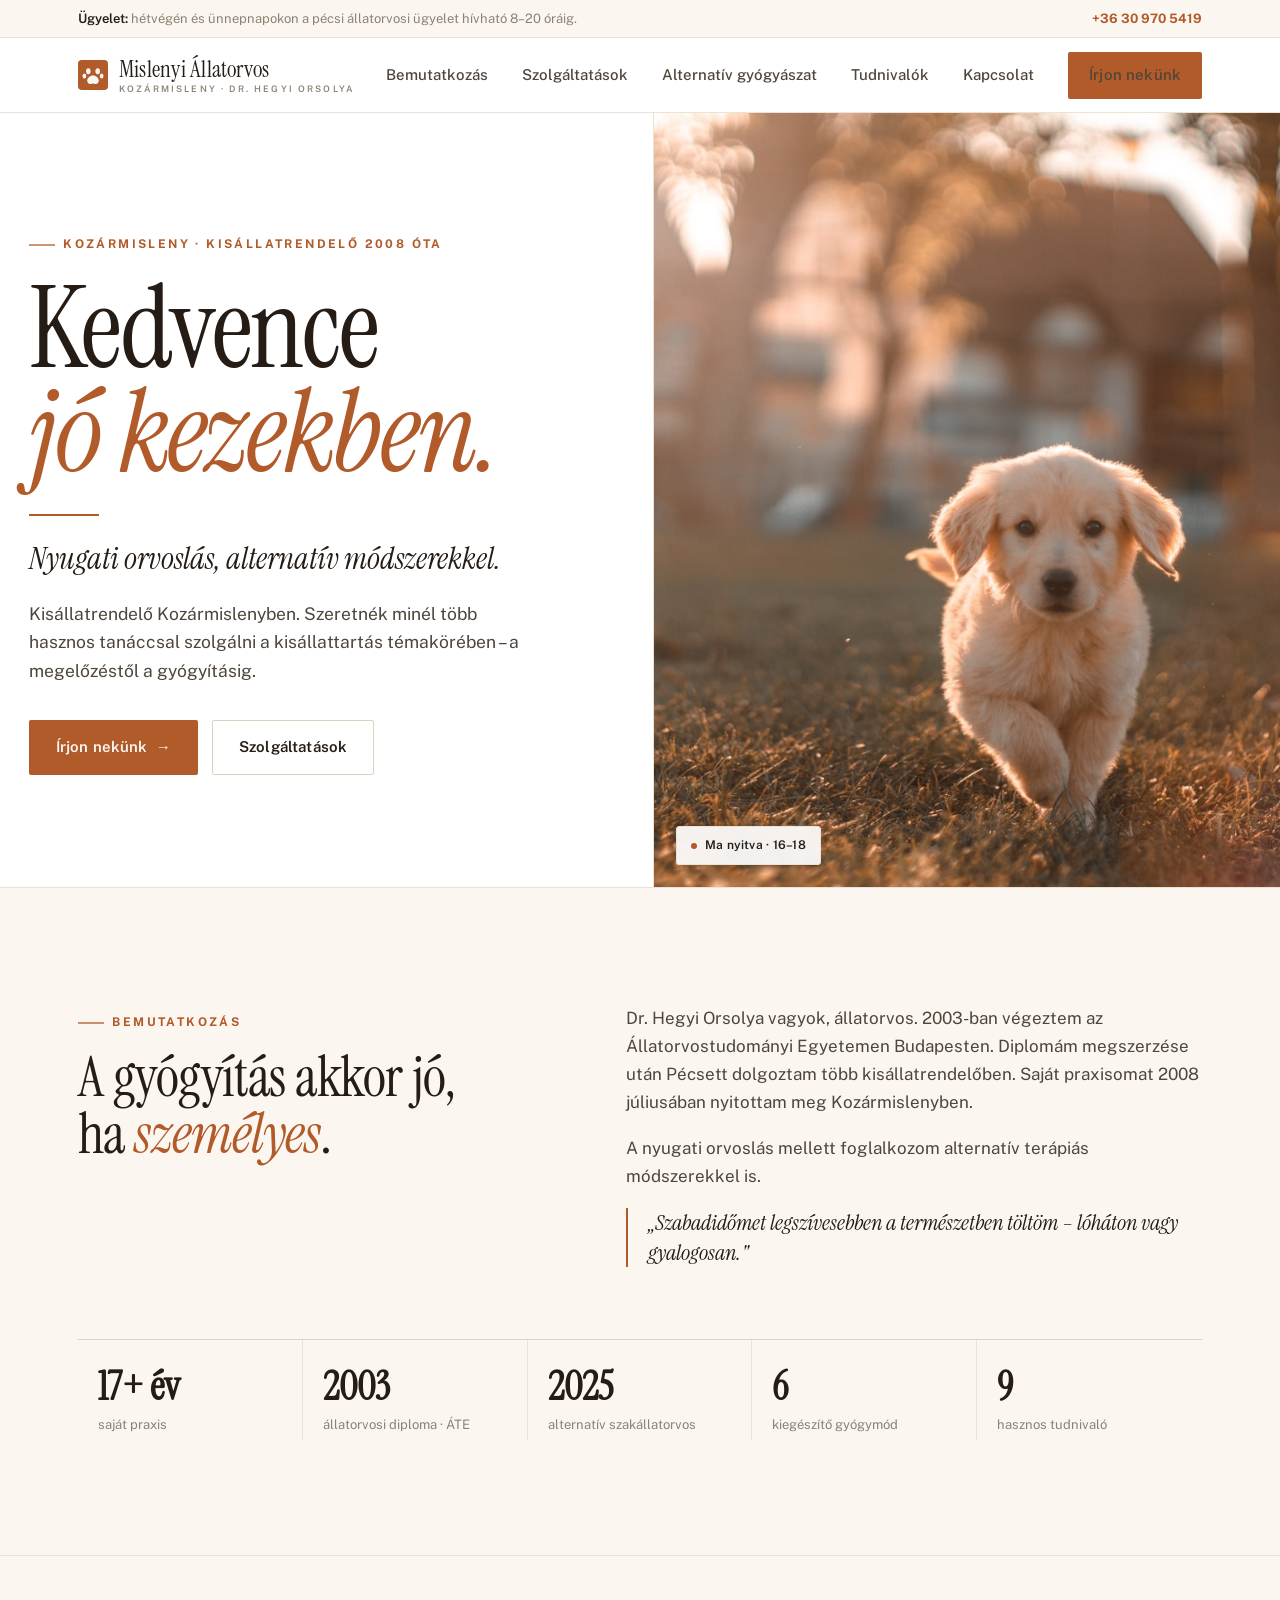
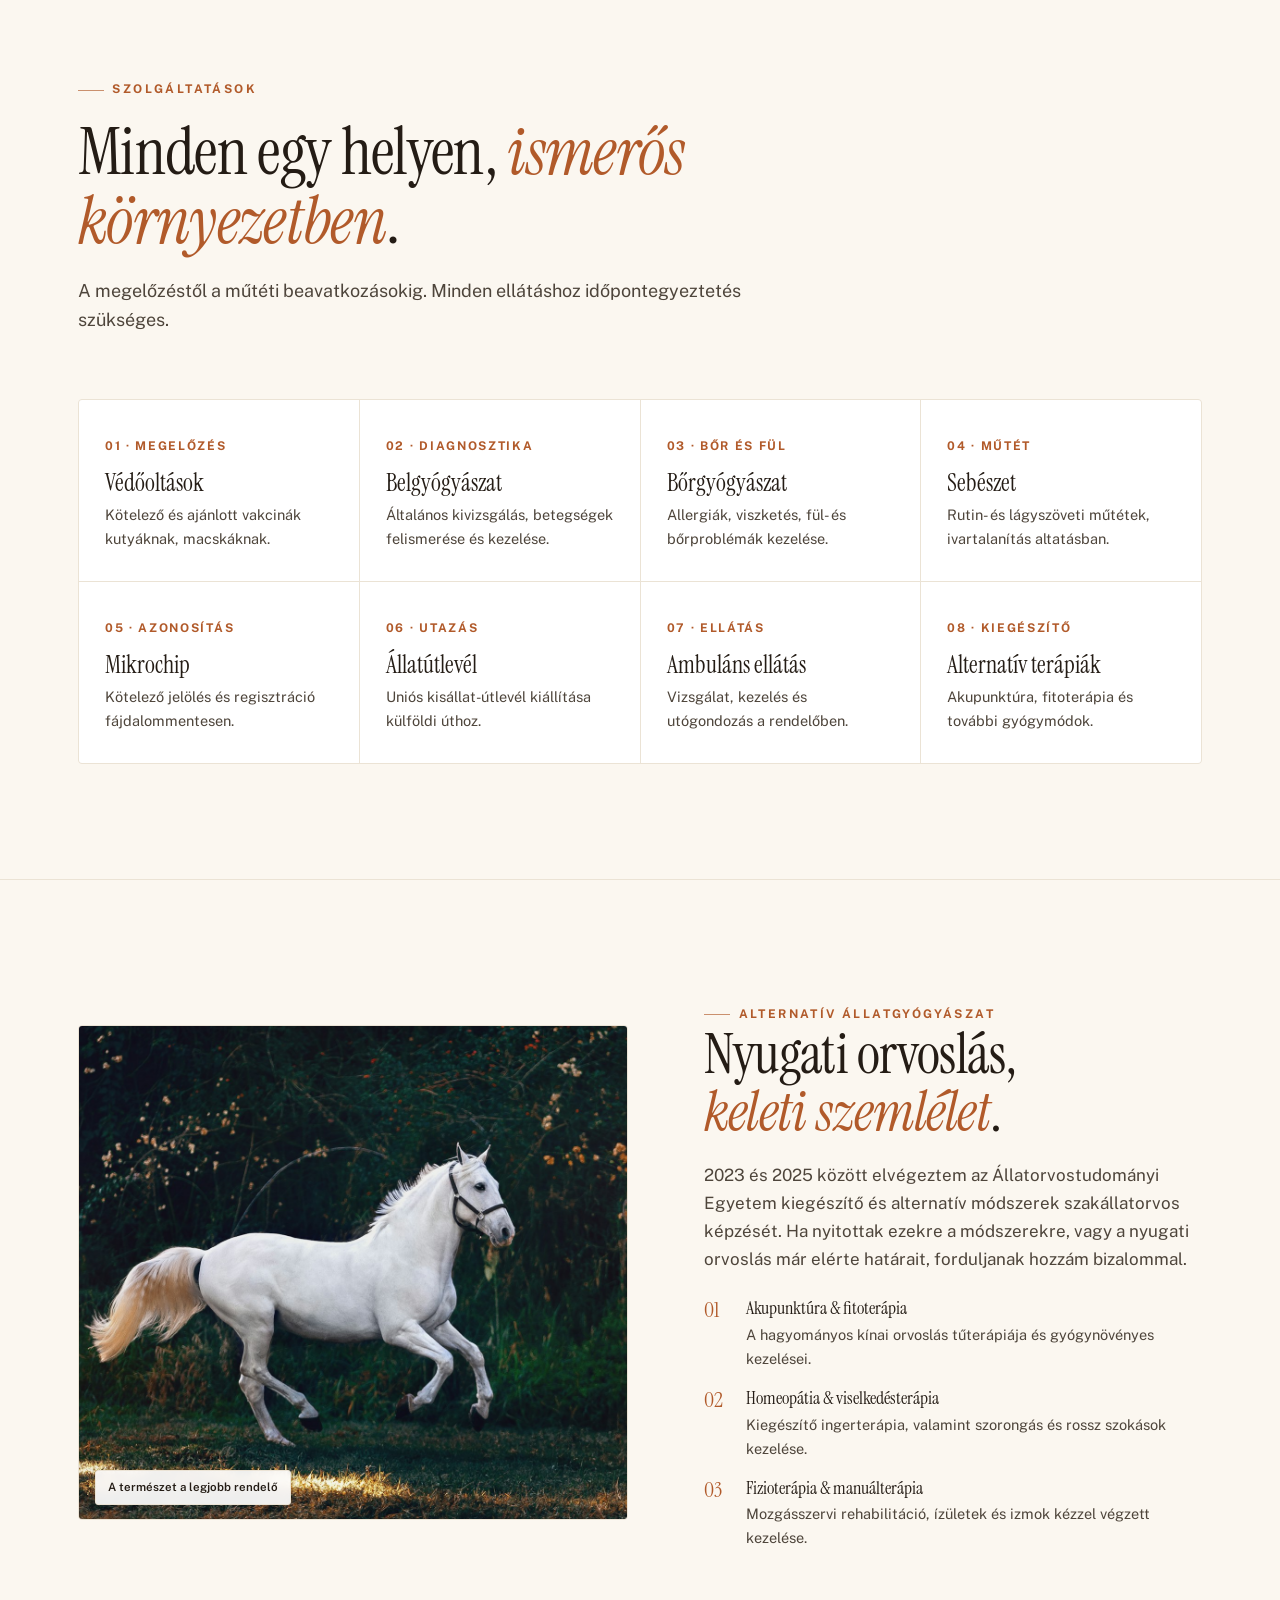
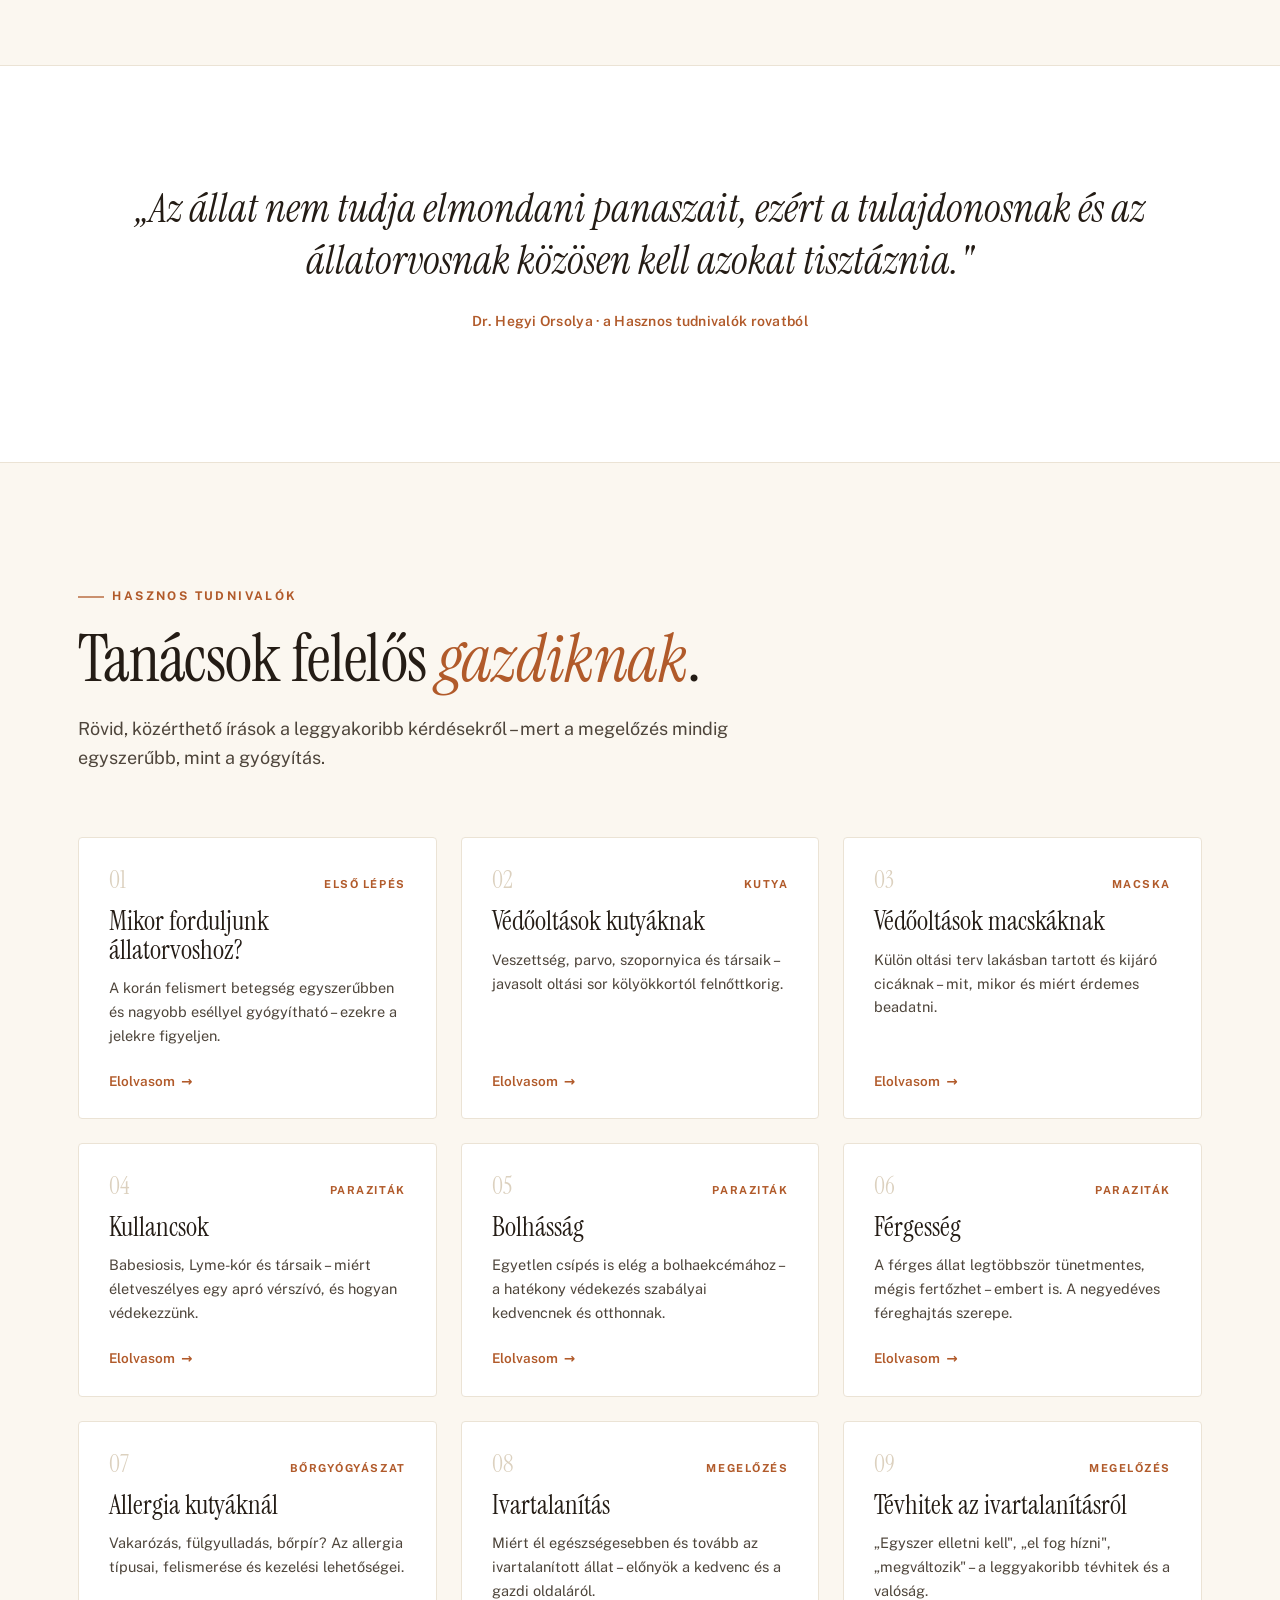
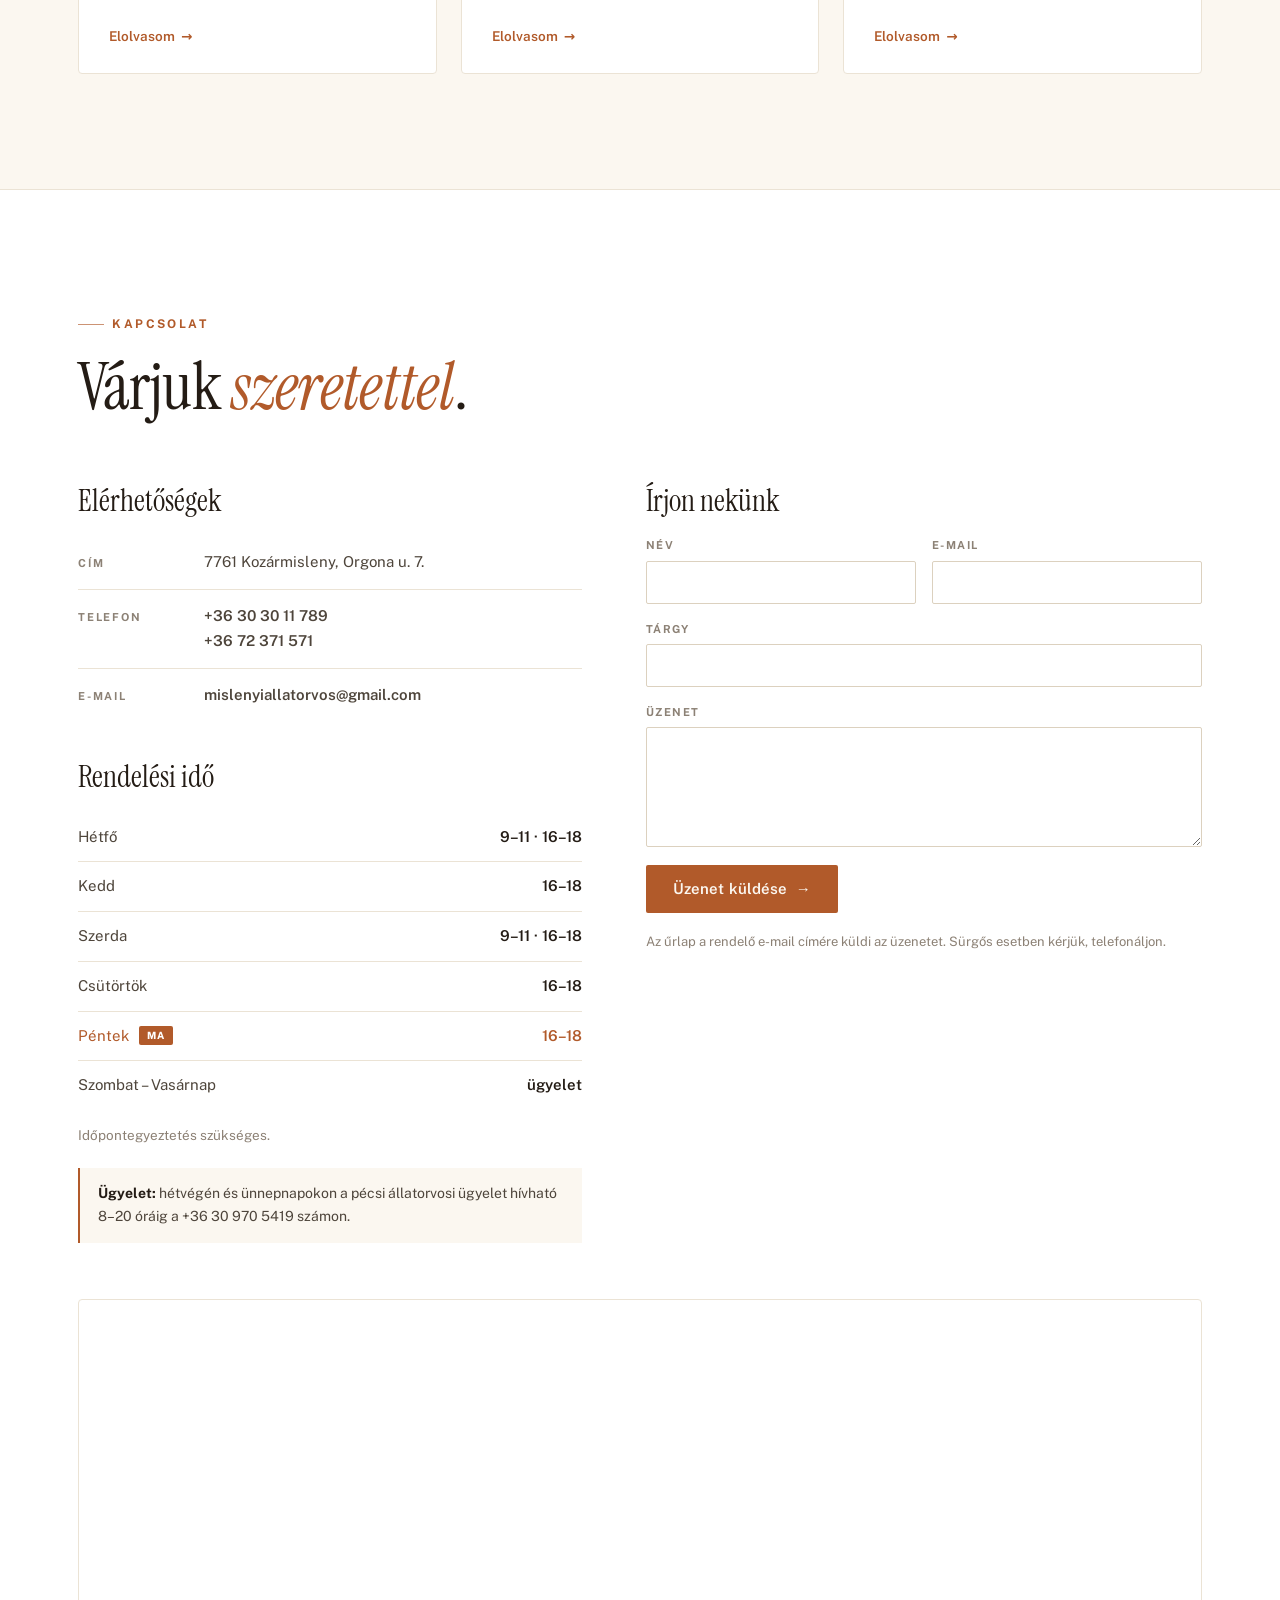
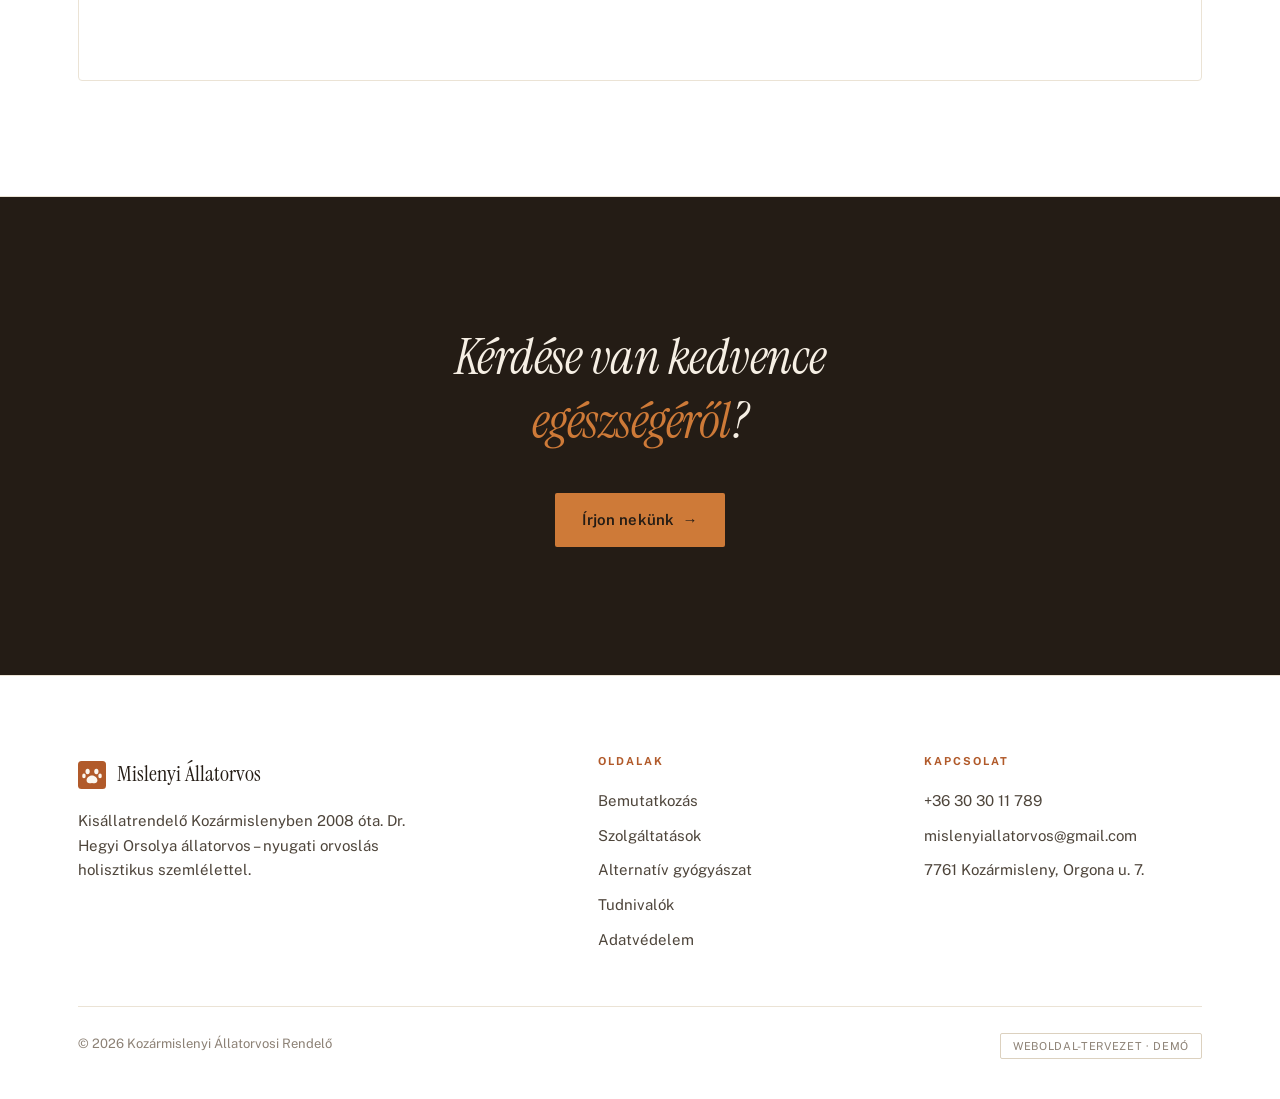
<file: index.html>
<!DOCTYPE html>
<html lang="hu">
<head>
  <meta charset="utf-8">
  <meta name="viewport" content="width=device-width, initial-scale=1">
  <title>Kozármislenyi Állatorvosi Rendelő – Dr. Hegyi Orsolya állatorvos</title>
  <meta name="description" content="Kisállatrendelő Kozármislenyben 2008 óta. Védőoltások, belgyógyászat, sebészet, mikrochip, állatútlevél és alternatív állatgyógyászat – Dr. Hegyi Orsolya állatorvos.">
  <link rel="preconnect" href="https://fonts.googleapis.com">
  <link rel="preconnect" href="https://fonts.gstatic.com" crossorigin>
  <link href="https://fonts.googleapis.com/css2?family=Instrument+Serif:ital@0;1&family=Public+Sans:ital,wght@0,400;0,500;0,600;0,700;1,400&display=swap" rel="stylesheet">
  <link rel="stylesheet" href="css/style.css">
  <link rel="icon" href="data:image/svg+xml,%3Csvg xmlns='http://www.w3.org/2000/svg' viewBox='0 0 32 32'%3E%3Crect width='32' height='32' rx='4' fill='%23B15A2A'/%3E%3Cg fill='%23FBF7F0'%3E%3Cellipse cx='11' cy='12' rx='2.4' ry='3.2'/%3E%3Cellipse cx='21' cy='12' rx='2.4' ry='3.2'/%3E%3Cellipse cx='6.8' cy='17' rx='2' ry='2.7'/%3E%3Cellipse cx='25.2' cy='17' rx='2' ry='2.7'/%3E%3Cpath d='M16 16.5c3.4 0 6.2 2.8 6.2 5.6 0 2-1.5 3.4-3.4 3.4-1.1 0-2-.4-2.8-.4s-1.7.4-2.8.4c-1.9 0-3.4-1.4-3.4-3.4 0-2.8 2.8-5.6 6.2-5.6z'/%3E%3C/g%3E%3C/svg%3E">
  <script type="application/ld+json">
  {
    "@context": "https://schema.org",
    "@type": "VeterinaryCare",
    "name": "Kozármislenyi Állatorvosi Rendelő",
    "founder": "Dr. Hegyi Orsolya",
    "address": { "@type": "PostalAddress", "streetAddress": "Orgona u. 7.", "addressLocality": "Kozármisleny", "postalCode": "7761", "addressCountry": "HU" },
    "telephone": "+36303011789",
    "email": "mislenyiallatorvos@gmail.com",
    "openingHours": ["Mo 09:00-11:00", "Mo 16:00-18:00", "Tu 16:00-18:00", "We 09:00-11:00", "We 16:00-18:00", "Th 16:00-18:00", "Fr 16:00-18:00"]
  }
  </script>
</head>
<body>

  <div class="duty">
    <div class="wrap">
      <span><b>Ügyelet:</b> hétvégén és ünnepnapokon a pécsi állatorvosi ügyelet hívható 8–20 óráig.</span>
      <a href="tel:+36309705419">+36 30 970 5419</a>
    </div>
  </div>

  <header>
    <div class="wrap nav">
      <a class="brand" href="#top" aria-label="Kezdőlap">
        <svg class="mark" viewBox="0 0 32 32" aria-hidden="true">
          <rect width="32" height="32" rx="4" fill="#B15A2A"/>
          <g fill="#FBF7F0">
            <ellipse cx="11" cy="12" rx="2.4" ry="3.2"/><ellipse cx="21" cy="12" rx="2.4" ry="3.2"/>
            <ellipse cx="6.8" cy="17" rx="2" ry="2.7"/><ellipse cx="25.2" cy="17" rx="2" ry="2.7"/>
            <path d="M16 16.5c3.4 0 6.2 2.8 6.2 5.6 0 2-1.5 3.4-3.4 3.4-1.1 0-2-.4-2.8-.4s-1.7.4-2.8.4c-1.9 0-3.4-1.4-3.4-3.4 0-2.8 2.8-5.6 6.2-5.6z"/>
          </g>
        </svg>
        <span class="bt">Mislenyi Állatorvos<small>Kozármisleny · Dr. Hegyi Orsolya</small></span>
      </a>
      <nav class="nav-links" id="nav-links" aria-label="Fő navigáció">
        <a href="#bemutatkozas">Bemutatkozás</a>
        <a href="#szolgaltatasok">Szolgáltatások</a>
        <a href="#alternativ">Alternatív gyógyászat</a>
        <a href="#tudnivalok">Tudnivalók</a>
        <a href="#kapcsolat">Kapcsolat</a>
        <a class="btn btn-fire nav-cta" href="#kapcsolat">Írjon nekünk</a>
      </nav>
      <button class="burger" id="burger" aria-label="Menü" aria-expanded="false" aria-controls="nav-links">
        <span></span><span></span><span></span>
      </button>
    </div>
  </header>

  <main id="top">

    <!-- HERO -->
    <section class="hero">
      <div class="hero-grid">
        <div class="hero-copy">
          <div class="inner">
            <span class="eyebrow">Kozármisleny · Kisállatrendelő 2008 óta</span>
            <h1><span class="k">Kedvence</span><span class="a">jó kezekben.</span></h1>
            <div class="rule"></div>
            <p class="tagline">Nyugati orvoslás, alternatív módszerekkel.</p>
            <p class="lead">Kisállatrendelő Kozármislenyben. Szeretnék minél több hasznos tanáccsal szolgálni a kisállattartás témakörében – a megelőzéstől a gyógyításig.</p>
            <div class="hero-cta">
              <a class="btn btn-fire" href="#kapcsolat">Írjon nekünk <span class="arr">→</span></a>
              <a class="btn btn-line" href="#szolgaltatasok">Szolgáltatások</a>
            </div>
          </div>
        </div>
        <div class="hero-photo">
          <img src="img/care-dog.jpg" alt="Aranyfényben szaladó golden retriever kölyök" fetchpriority="high">
          <span class="badge" id="today-badge"><span class="dot"></span>Rendelő · Kozármisleny</span>
        </div>
      </div>
    </section>

    <!-- BEMUTATKOZÁS + STATOK -->
    <section class="philo sec" id="bemutatkozas">
      <div class="wrap">
        <div class="philo-grid">
          <div class="reveal">
            <span class="eyebrow">Bemutatkozás</span>
            <h2 style="margin-top:16px">A gyógyítás akkor jó,<br>ha <em>személyes</em>.</h2>
          </div>
          <div class="body reveal">
            <p>Dr. Hegyi Orsolya vagyok, állatorvos. 2003-ban végeztem az Állatorvostudományi Egyetemen Budapesten. Diplomám megszerzése után Pécsett dolgoztam több kisállatrendelőben. Saját praxisomat 2008 júliusában nyitottam meg Kozármislenyben.</p>
            <p>A nyugati orvoslás mellett foglalkozom alternatív terápiás módszerekkel is.</p>
            <p class="accent">„Szabadidőmet legszívesebben a természetben töltöm – lóháton vagy gyalogosan."</p>
          </div>
        </div>
        <div class="stats reveal">
          <div class="stat"><b>17+ év</b><span>saját praxis</span></div>
          <div class="stat"><b>2003</b><span>állatorvosi diploma · ÁTE</span></div>
          <div class="stat"><b>2025</b><span>alternatív szakállatorvos</span></div>
          <div class="stat"><b>6</b><span>kiegészítő gyógymód</span></div>
          <div class="stat"><b>9</b><span>hasznos tudnivaló</span></div>
        </div>
      </div>
    </section>

    <!-- SZOLGÁLTATÁSOK (hajszálvonalas rács) -->
    <section class="svc sec" id="szolgaltatasok" style="background:var(--paper-warm)">
      <div class="wrap">
        <div class="sec-head reveal">
          <span class="eyebrow">Szolgáltatások</span>
          <h2>Minden egy helyen, <em>ismerős környezetben</em>.</h2>
          <p>A megelőzéstől a műtéti beavatkozásokig. Minden ellátáshoz időpontegyeztetés szükséges.</p>
        </div>
        <div class="svc-grid reveal">
          <div class="svc-item"><span class="t">01 · Megelőzés</span><h4>Védőoltások</h4><p>Kötelező és ajánlott vakcinák kutyáknak, macskáknak.</p></div>
          <div class="svc-item"><span class="t">02 · Diagnosztika</span><h4>Belgyógyászat</h4><p>Általános kivizsgálás, betegségek felismerése és kezelése.</p></div>
          <div class="svc-item"><span class="t">03 · Bőr és fül</span><h4>Bőrgyógyászat</h4><p>Allergiák, viszketés, fül- és bőrproblémák kezelése.</p></div>
          <div class="svc-item"><span class="t">04 · Műtét</span><h4>Sebészet</h4><p>Rutin- és lágyszöveti műtétek, ivartalanítás altatásban.</p></div>
          <div class="svc-item"><span class="t">05 · Azonosítás</span><h4>Mikrochip</h4><p>Kötelező jelölés és regisztráció fájdalommentesen.</p></div>
          <div class="svc-item"><span class="t">06 · Utazás</span><h4>Állatútlevél</h4><p>Uniós kisállat-útlevél kiállítása külföldi úthoz.</p></div>
          <div class="svc-item"><span class="t">07 · Ellátás</span><h4>Ambuláns ellátás</h4><p>Vizsgálat, kezelés és utógondozás a rendelőben.</p></div>
          <div class="svc-item"><span class="t">08 · Kiegészítő</span><h4>Alternatív terápiák</h4><p>Akupunktúra, fitoterápia és további gyógymódok.</p></div>
        </div>
      </div>
    </section>

    <!-- ALTERNATÍV GYÓGYÁSZAT -->
    <section class="alt sec" id="alternativ">
      <div class="wrap">
        <div class="alt-grid">
          <figure class="alt-photo reveal" style="margin:0">
            <img src="img/horse.jpg" alt="Fehér ló vágtat a sötétzöld erdő előtt">
            <figcaption class="cap">A természet a legjobb rendelő</figcaption>
          </figure>
          <div class="reveal">
            <span class="eyebrow">Alternatív állatgyógyászat</span>
            <h2>Nyugati orvoslás,<br><em>keleti szemlélet</em>.</h2>
            <p class="intro">2023 és 2025 között elvégeztem az Állatorvostudományi Egyetem kiegészítő és alternatív módszerek szakállatorvos képzését. Ha nyitottak ezekre a módszerekre, vagy a nyugati orvoslás már elérte határait, forduljanak hozzám bizalommal.</p>
            <div class="pts">
              <div class="pt"><span class="n">01</span><div><h4>Akupunktúra &amp; fitoterápia</h4><p>A hagyományos kínai orvoslás tűterápiája és gyógynövényes kezelései.</p></div></div>
              <div class="pt"><span class="n">02</span><div><h4>Homeopátia &amp; viselkedésterápia</h4><p>Kiegészítő ingerterápia, valamint szorongás és rossz szokások kezelése.</p></div></div>
              <div class="pt"><span class="n">03</span><div><h4>Fizioterápia &amp; manuálterápia</h4><p>Mozgásszervi rehabilitáció, ízületek és izmok kézzel végzett kezelése.</p></div></div>
            </div>
          </div>
        </div>
      </div>
    </section>

    <!-- IDÉZET -->
    <section class="quoteband sec">
      <div class="wrap reveal">
        <blockquote>„Az állat nem tudja elmondani panaszait, ezért a tulajdonosnak és az állatorvosnak közösen kell azokat tisztáznia."</blockquote>
        <p class="by">Dr. Hegyi Orsolya · a Hasznos tudnivalók rovatból</p>
      </div>
    </section>

    <!-- TUDNIVALÓK -->
    <section class="kb sec" id="tudnivalok">
      <div class="wrap">
        <div class="sec-head reveal">
          <span class="eyebrow">Hasznos tudnivalók</span>
          <h2>Tanácsok felelős <em>gazdiknak</em>.</h2>
          <p>Rövid, közérthető írások a leggyakoribb kérdésekről – mert a megelőzés mindig egyszerűbb, mint a gyógyítás.</p>
        </div>
        <div class="kb-grid">
          <a class="kb-card reveal" href="cikkek/mikor-forduljunk-allatorvoshoz.html">
            <span class="meta"><span class="n">01</span><span class="t">Első lépés</span></span>
            <h3>Mikor forduljunk állatorvoshoz?</h3>
            <p>A korán felismert betegség egyszerűbben és nagyobb eséllyel gyógyítható – ezekre a jelekre figyeljen.</p>
            <span class="more">Elolvasom <span class="arr">→</span></span>
          </a>
          <a class="kb-card reveal" href="cikkek/vedooltasok-kutyaknak.html">
            <span class="meta"><span class="n">02</span><span class="t">Kutya</span></span>
            <h3>Védőoltások kutyáknak</h3>
            <p>Veszettség, parvo, szopornyica és társaik – javasolt oltási sor kölyökkortól felnőttkorig.</p>
            <span class="more">Elolvasom <span class="arr">→</span></span>
          </a>
          <a class="kb-card reveal" href="cikkek/vedooltasok-macskaknak.html">
            <span class="meta"><span class="n">03</span><span class="t">Macska</span></span>
            <h3>Védőoltások macskáknak</h3>
            <p>Külön oltási terv lakásban tartott és kijáró cicáknak – mit, mikor és miért érdemes beadatni.</p>
            <span class="more">Elolvasom <span class="arr">→</span></span>
          </a>
          <a class="kb-card reveal" href="cikkek/kullancsok.html">
            <span class="meta"><span class="n">04</span><span class="t">Paraziták</span></span>
            <h3>Kullancsok</h3>
            <p>Babesiosis, Lyme-kór és társaik – miért életveszélyes egy apró vérszívó, és hogyan védekezzünk.</p>
            <span class="more">Elolvasom <span class="arr">→</span></span>
          </a>
          <a class="kb-card reveal" href="cikkek/bolhassag.html">
            <span class="meta"><span class="n">05</span><span class="t">Paraziták</span></span>
            <h3>Bolhásság</h3>
            <p>Egyetlen csípés is elég a bolhaekcémához – a hatékony védekezés szabályai kedvencnek és otthonnak.</p>
            <span class="more">Elolvasom <span class="arr">→</span></span>
          </a>
          <a class="kb-card reveal" href="cikkek/fergesseg.html">
            <span class="meta"><span class="n">06</span><span class="t">Paraziták</span></span>
            <h3>Férgesség</h3>
            <p>A férges állat legtöbbször tünetmentes, mégis fertőzhet – embert is. A negyedéves féreghajtás szerepe.</p>
            <span class="more">Elolvasom <span class="arr">→</span></span>
          </a>
          <a class="kb-card reveal" href="cikkek/allergia.html">
            <span class="meta"><span class="n">07</span><span class="t">Bőrgyógyászat</span></span>
            <h3>Allergia kutyáknál</h3>
            <p>Vakarózás, fülgyulladás, bőrpír? Az allergia típusai, felismerése és kezelési lehetőségei.</p>
            <span class="more">Elolvasom <span class="arr">→</span></span>
          </a>
          <a class="kb-card reveal" href="cikkek/ivartalanitas.html">
            <span class="meta"><span class="n">08</span><span class="t">Megelőzés</span></span>
            <h3>Ivartalanítás</h3>
            <p>Miért él egészségesebben és tovább az ivartalanított állat – előnyök a kedvenc és a gazdi oldaláról.</p>
            <span class="more">Elolvasom <span class="arr">→</span></span>
          </a>
          <a class="kb-card reveal" href="cikkek/tevhitek-az-ivartalanitasrol.html">
            <span class="meta"><span class="n">09</span><span class="t">Megelőzés</span></span>
            <h3>Tévhitek az ivartalanításról</h3>
            <p>„Egyszer elletni kell", „el fog hízni", „megváltozik" – a leggyakoribb tévhitek és a valóság.</p>
            <span class="more">Elolvasom <span class="arr">→</span></span>
          </a>
        </div>
      </div>
    </section>

    <!-- KAPCSOLAT -->
    <section class="contact sec" id="kapcsolat">
      <div class="wrap">
        <div class="sec-head reveal">
          <span class="eyebrow">Kapcsolat</span>
          <h2>Várjuk <em>szeretettel</em>.</h2>
        </div>
        <div class="contact-grid">
          <div class="reveal">
            <h3 class="blk">Elérhetőségek</h3>
            <div class="cinfo">
              <div class="row"><span class="lbl">Cím</span><span>7761 Kozármisleny, Orgona u. 7.</span></div>
              <div class="row"><span class="lbl">Telefon</span><span><a href="tel:+36303011789">+36 30 30 11 789</a><br><a href="tel:+3672371571">+36 72 371 571</a></span></div>
              <div class="row"><span class="lbl">E-mail</span><span><a href="mailto:mislenyiallatorvos@gmail.com">mislenyiallatorvos@gmail.com</a></span></div>
            </div>
            <h3 class="blk" style="margin-top:40px">Rendelési idő</h3>
            <table class="hours">
              <tr data-day="1"><td>Hétfő</td><td>9–11 · 16–18</td></tr>
              <tr data-day="2"><td>Kedd</td><td>16–18</td></tr>
              <tr data-day="3"><td>Szerda</td><td>9–11 · 16–18</td></tr>
              <tr data-day="4"><td>Csütörtök</td><td>16–18</td></tr>
              <tr data-day="5"><td>Péntek</td><td>16–18</td></tr>
              <tr data-day="6"><td>Szombat – Vasárnap</td><td class="closed">ügyelet</td></tr>
            </table>
            <p class="hours-note">Időpontegyeztetés szükséges.</p>
            <div class="duty-note"><b>Ügyelet:</b> hétvégén és ünnepnapokon a pécsi állatorvosi ügyelet hívható 8–20 óráig a <a href="tel:+36309705419">+36 30 970 5419</a> számon.</div>
          </div>
          <div class="reveal">
            <h3 class="blk">Írjon nekünk</h3>
            <form id="cform" class="cform" action="https://formsubmit.co/mislenyiallatorvos@gmail.com" method="POST">
              <input type="hidden" name="_subject" value="Új üzenet a weboldalról">
              <input type="hidden" name="_captcha" value="false">
              <input type="hidden" name="_template" value="table">
              <input type="text" name="_honey" tabindex="-1" autocomplete="off" aria-hidden="true" style="position:absolute;left:-9999px">
              <div class="row2">
                <div class="field"><label for="cf-name">Név</label><input id="cf-name" name="name" type="text" autocomplete="name" required></div>
                <div class="field"><label for="cf-mail">E-mail</label><input id="cf-mail" name="email" type="email" autocomplete="email" required></div>
              </div>
              <div class="field"><label for="cf-subj">Tárgy</label><input id="cf-subj" name="subject" type="text" required></div>
              <div class="field"><label for="cf-msg">Üzenet</label><textarea id="cf-msg" name="message" rows="5" required></textarea></div>
              <button class="btn btn-fire" type="submit">Üzenet küldése <span class="arr">→</span></button>
              <p class="form-status" id="cf-status" role="status" aria-live="polite"></p>
              <p class="form-note">Az űrlap a rendelő e-mail címére küldi az üzenetet. Sürgős esetben kérjük, telefonáljon.</p>
            </form>
          </div>
        </div>
        <div class="map reveal">
          <iframe src="https://www.google.com/maps?q=7761%20Koz%C3%A1rmisleny%2C%20Orgona%20u.%207&output=embed" title="Térkép – Kozármislenyi Állatorvosi Rendelő" loading="lazy" referrerpolicy="no-referrer-when-downgrade" allowfullscreen></iframe>
        </div>
      </div>
    </section>

    <!-- ZÁRÓ CTA -->
    <section class="closing">
      <div class="wrap">
        <p>Kérdése van kedvence <em>egészségéről</em>?</p>
        <a class="btn btn-fire" href="#kapcsolat">Írjon nekünk <span class="arr">→</span></a>
      </div>
    </section>

  </main>

  <footer>
    <div class="wrap">
      <div class="foot-grid">
        <div class="foot-col">
          <div class="foot-brand">
            <svg class="mark" viewBox="0 0 32 32" aria-hidden="true">
              <rect width="32" height="32" rx="4" fill="#B15A2A"/>
              <g fill="#FBF7F0">
                <ellipse cx="11" cy="12" rx="2.4" ry="3.2"/><ellipse cx="21" cy="12" rx="2.4" ry="3.2"/>
                <ellipse cx="6.8" cy="17" rx="2" ry="2.7"/><ellipse cx="25.2" cy="17" rx="2" ry="2.7"/>
                <path d="M16 16.5c3.4 0 6.2 2.8 6.2 5.6 0 2-1.5 3.4-3.4 3.4-1.1 0-2-.4-2.8-.4s-1.7.4-2.8.4c-1.9 0-3.4-1.4-3.4-3.4 0-2.8 2.8-5.6 6.2-5.6z"/>
              </g>
            </svg>
            <span class="bt">Mislenyi Állatorvos</span>
          </div>
          <p>Kisállatrendelő Kozármislenyben 2008 óta. Dr. Hegyi Orsolya állatorvos – nyugati orvoslás holisztikus szemlélettel.</p>
        </div>
        <div class="foot-col">
          <h4>Oldalak</h4>
          <a href="#bemutatkozas">Bemutatkozás</a>
          <a href="#szolgaltatasok">Szolgáltatások</a>
          <a href="#alternativ">Alternatív gyógyászat</a>
          <a href="#tudnivalok">Tudnivalók</a>
          <a href="adatvedelem.html">Adatvédelem</a>
        </div>
        <div class="foot-col">
          <h4>Kapcsolat</h4>
          <a href="tel:+36303011789">+36 30 30 11 789</a>
          <a href="mailto:mislenyiallatorvos@gmail.com">mislenyiallatorvos@gmail.com</a>
          <a href="https://www.google.com/maps?q=7761%20Koz%C3%A1rmisleny%2C%20Orgona%20u.%207" target="_blank" rel="noopener">7761 Kozármisleny, Orgona u. 7.</a>
        </div>
      </div>
      <div class="foot-bottom">
        <span>© 2026 Kozármislenyi Állatorvosi Rendelő</span>
        <span class="demo-badge">Weboldal-tervezet · demó</span>
      </div>
    </div>
  </footer>

  <script src="js/main.js"></script>
</body>
</html>
</file>
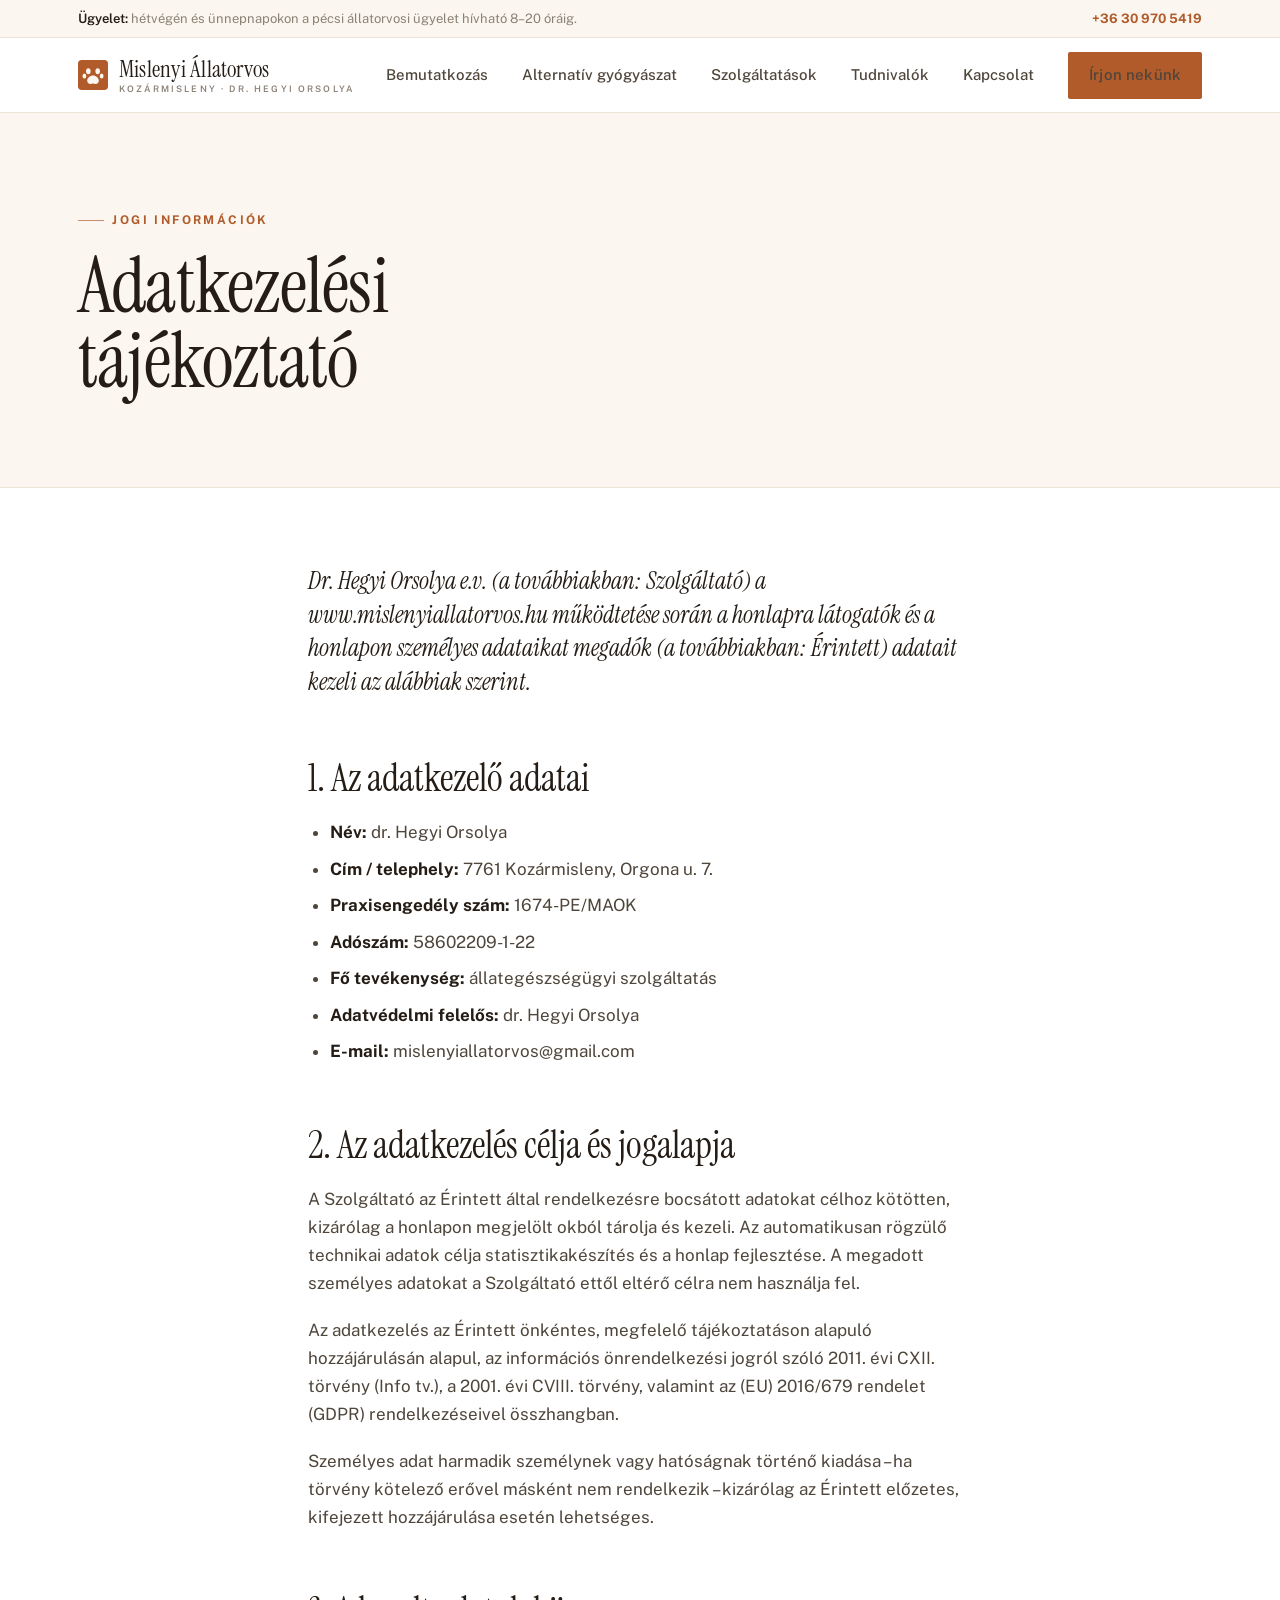
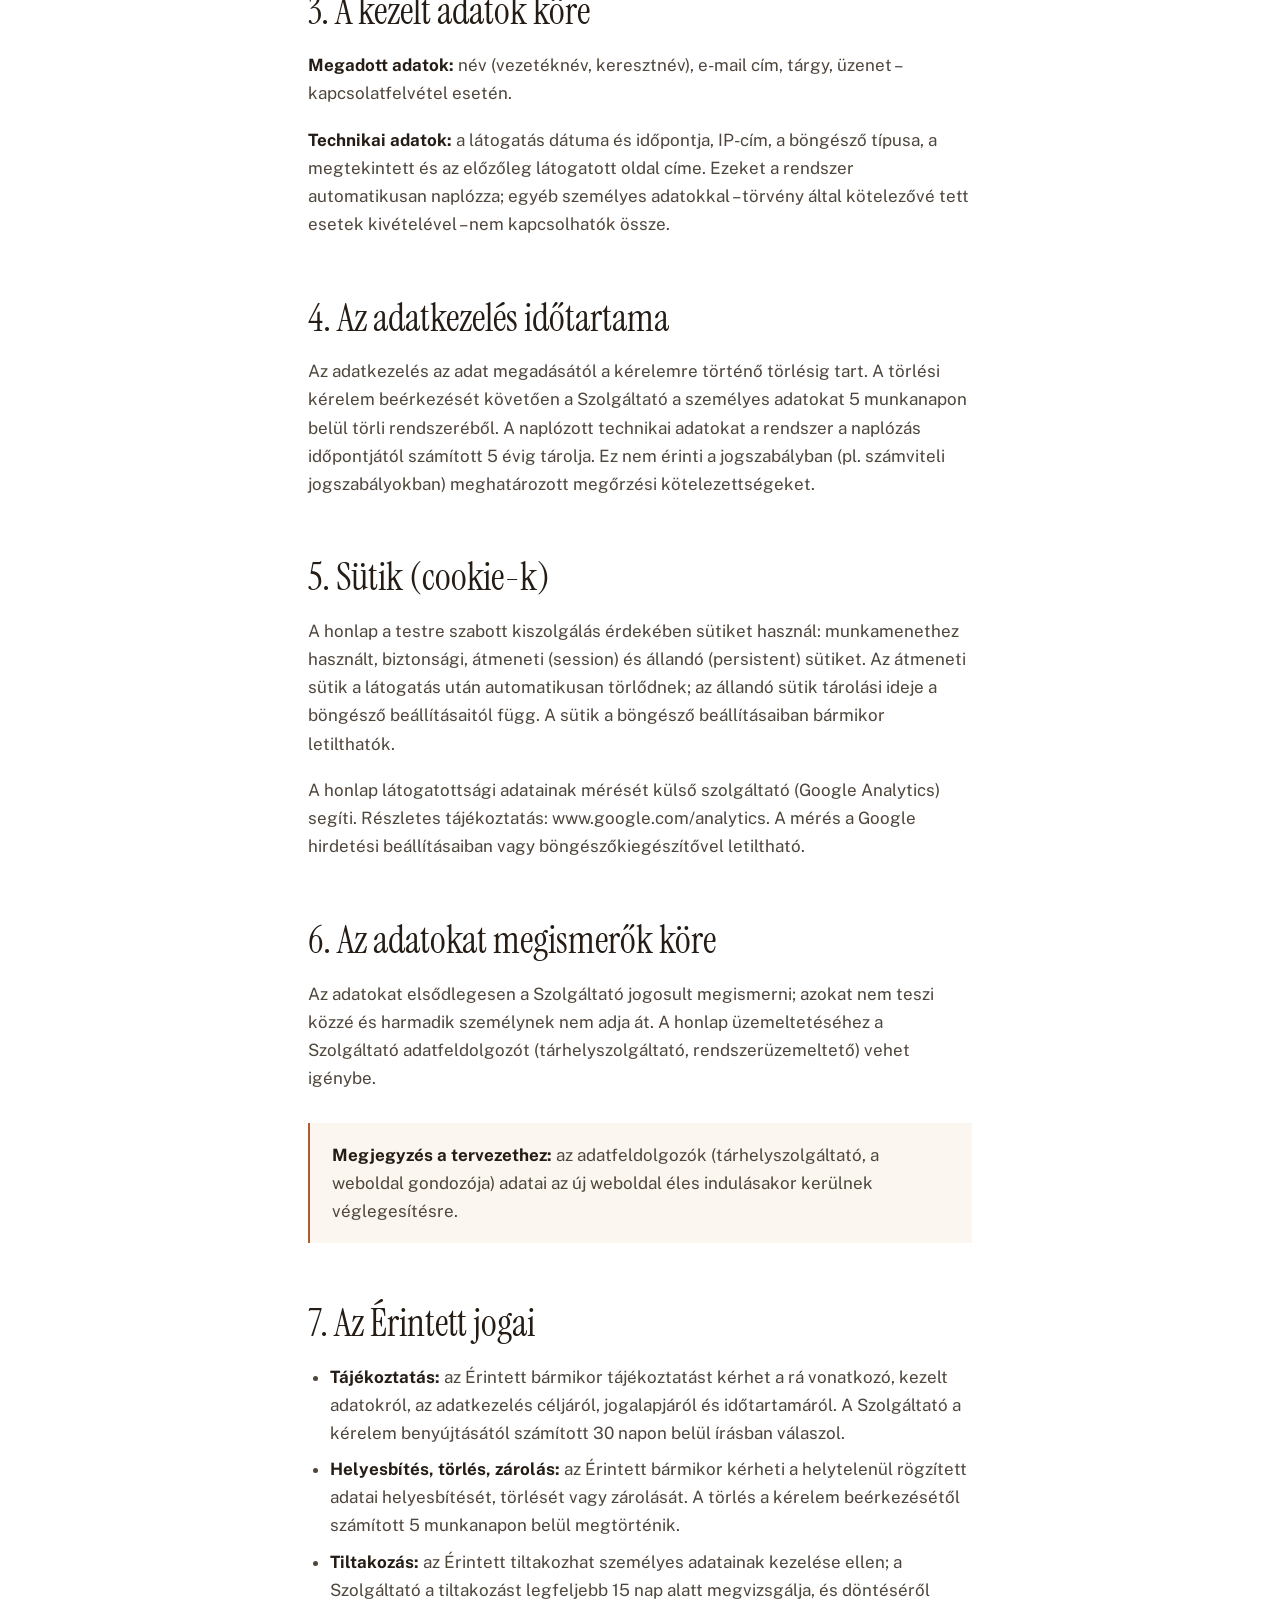
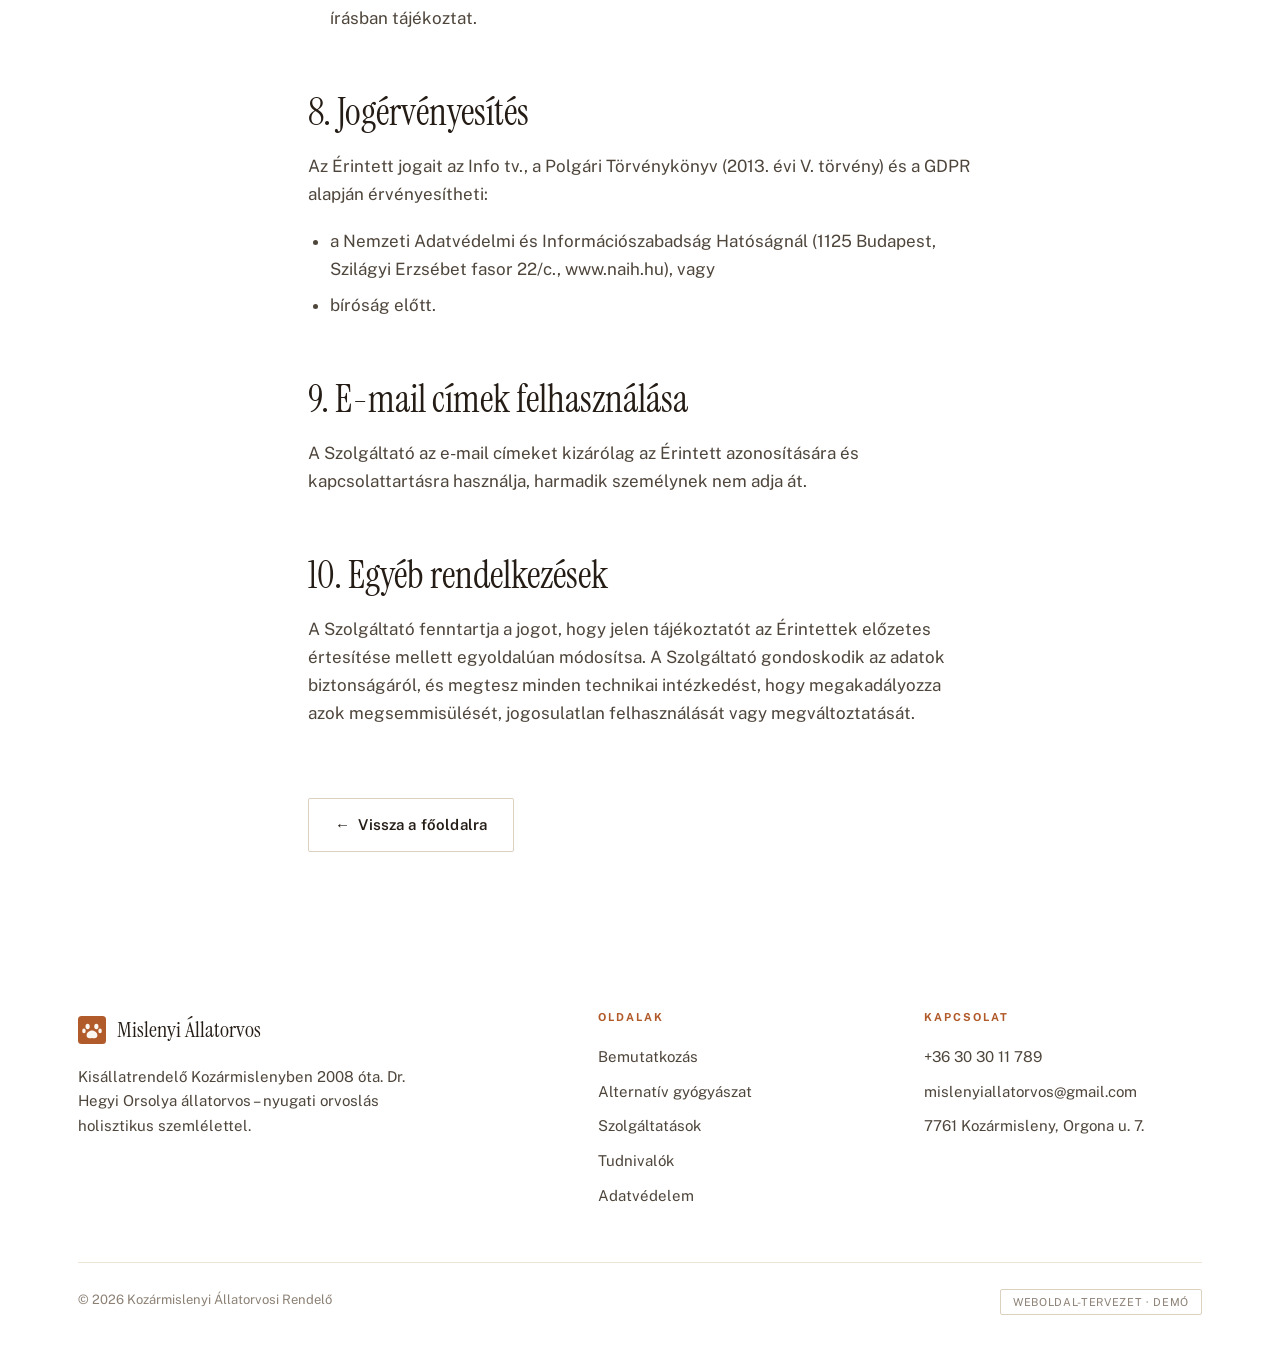
<file: adatvedelem.html>
<!DOCTYPE html>
<html lang="hu">
<head>
  <meta charset="utf-8">
  <meta name="viewport" content="width=device-width, initial-scale=1">
  <title>Adatkezelési tájékoztató – Kozármislenyi Állatorvosi Rendelő</title>
  <meta name="description" content="A www.mislenyiallatorvos.hu adatkezelési tájékoztatója.">
  <meta name="robots" content="noindex">
  <link rel="preconnect" href="https://fonts.googleapis.com">
  <link rel="preconnect" href="https://fonts.gstatic.com" crossorigin>
  <link href="https://fonts.googleapis.com/css2?family=Instrument+Serif:ital@0;1&family=Public+Sans:ital,wght@0,400;0,500;0,600;0,700;1,400&display=swap" rel="stylesheet">
  <link rel="stylesheet" href="css/style.css">
  <link rel="icon" href="data:image/svg+xml,%3Csvg xmlns='http://www.w3.org/2000/svg' viewBox='0 0 32 32'%3E%3Crect width='32' height='32' rx='4' fill='%23B15A2A'/%3E%3Cg fill='%23FBF7F0'%3E%3Cellipse cx='11' cy='12' rx='2.4' ry='3.2'/%3E%3Cellipse cx='21' cy='12' rx='2.4' ry='3.2'/%3E%3Cellipse cx='6.8' cy='17' rx='2' ry='2.7'/%3E%3Cellipse cx='25.2' cy='17' rx='2' ry='2.7'/%3E%3Cpath d='M16 16.5c3.4 0 6.2 2.8 6.2 5.6 0 2-1.5 3.4-3.4 3.4-1.1 0-2-.4-2.8-.4s-1.7.4-2.8.4c-1.9 0-3.4-1.4-3.4-3.4 0-2.8 2.8-5.6 6.2-5.6z'/%3E%3C/g%3E%3C/svg%3E">
</head>
<body>

  <div class="duty">
    <div class="wrap">
      <span><b>Ügyelet:</b> hétvégén és ünnepnapokon a pécsi állatorvosi ügyelet hívható 8–20 óráig.</span>
      <a href="tel:+36309705419">+36 30 970 5419</a>
    </div>
  </div>

  <header>
    <div class="wrap nav">
      <a class="brand" href="index.html" aria-label="Kezdőlap">
        <svg class="mark" viewBox="0 0 32 32" aria-hidden="true">
          <rect width="32" height="32" rx="4" fill="#B15A2A"/>
          <g fill="#FBF7F0">
            <ellipse cx="11" cy="12" rx="2.4" ry="3.2"/><ellipse cx="21" cy="12" rx="2.4" ry="3.2"/>
            <ellipse cx="6.8" cy="17" rx="2" ry="2.7"/><ellipse cx="25.2" cy="17" rx="2" ry="2.7"/>
            <path d="M16 16.5c3.4 0 6.2 2.8 6.2 5.6 0 2-1.5 3.4-3.4 3.4-1.1 0-2-.4-2.8-.4s-1.7.4-2.8.4c-1.9 0-3.4-1.4-3.4-3.4 0-2.8 2.8-5.6 6.2-5.6z"/>
          </g>
        </svg>
        <span class="bt">Mislenyi Állatorvos<small>Kozármisleny · Dr. Hegyi Orsolya</small></span>
      </a>
      <nav class="nav-links" id="nav-links" aria-label="Fő navigáció">
        <a href="index.html#bemutatkozas">Bemutatkozás</a>
        <a href="index.html#alternativ">Alternatív gyógyászat</a>
        <a href="index.html#szolgaltatasok">Szolgáltatások</a>
        <a href="index.html#tudnivalok">Tudnivalók</a>
        <a href="index.html#kapcsolat">Kapcsolat</a>
        <a class="btn btn-fire nav-cta" href="index.html#kapcsolat">Írjon nekünk</a>
      </nav>
      <button class="burger" id="burger" aria-label="Menü" aria-expanded="false" aria-controls="nav-links"><span></span><span></span><span></span></button>
    </div>
  </header>

  <main>
    <div class="article-hero">
      <div class="wrap">
        <span class="eyebrow">Jogi információk</span>
        <h1>Adatkezelési tájékoztató</h1>
      </div>
    </div>

    <article class="article-body">
      <p class="lead">Dr. Hegyi Orsolya e.v. (a továbbiakban: Szolgáltató) a www.mislenyiallatorvos.hu működtetése során a honlapra látogatók és a honlapon személyes adataikat megadók (a továbbiakban: Érintett) adatait kezeli az alábbiak szerint.</p>

      <h2>1. Az adatkezelő adatai</h2>
      <ul>
        <li><strong>Név:</strong> dr. Hegyi Orsolya</li>
        <li><strong>Cím / telephely:</strong> 7761 Kozármisleny, Orgona u. 7.</li>
        <li><strong>Praxisengedély szám:</strong> 1674-PE/MAOK</li>
        <li><strong>Adószám:</strong> 58602209-1-22</li>
        <li><strong>Fő tevékenység:</strong> állategészségügyi szolgáltatás</li>
        <li><strong>Adatvédelmi felelős:</strong> dr. Hegyi Orsolya</li>
        <li><strong>E-mail:</strong> <a href="mailto:mislenyiallatorvos@gmail.com">mislenyiallatorvos@gmail.com</a></li>
      </ul>

      <h2>2. Az adatkezelés célja és jogalapja</h2>
      <p>A Szolgáltató az Érintett által rendelkezésre bocsátott adatokat célhoz kötötten, kizárólag a honlapon megjelölt okból tárolja és kezeli. Az automatikusan rögzülő technikai adatok célja statisztikakészítés és a honlap fejlesztése. A megadott személyes adatokat a Szolgáltató ettől eltérő célra nem használja fel.</p>
      <p>Az adatkezelés az Érintett önkéntes, megfelelő tájékoztatáson alapuló hozzájárulásán alapul, az információs önrendelkezési jogról szóló 2011. évi CXII. törvény (Info tv.), a 2001. évi CVIII. törvény, valamint az (EU) 2016/679 rendelet (GDPR) rendelkezéseivel összhangban.</p>
      <p>Személyes adat harmadik személynek vagy hatóságnak történő kiadása – ha törvény kötelező erővel másként nem rendelkezik – kizárólag az Érintett előzetes, kifejezett hozzájárulása esetén lehetséges.</p>

      <h2>3. A kezelt adatok köre</h2>
      <p><strong>Megadott adatok:</strong> név (vezetéknév, keresztnév), e-mail cím, tárgy, üzenet – kapcsolatfelvétel esetén.</p>
      <p><strong>Technikai adatok:</strong> a látogatás dátuma és időpontja, IP-cím, a böngésző típusa, a megtekintett és az előzőleg látogatott oldal címe. Ezeket a rendszer automatikusan naplózza; egyéb személyes adatokkal – törvény által kötelezővé tett esetek kivételével – nem kapcsolhatók össze.</p>

      <h2>4. Az adatkezelés időtartama</h2>
      <p>Az adatkezelés az adat megadásától a kérelemre történő törlésig tart. A törlési kérelem beérkezését követően a Szolgáltató a személyes adatokat 5 munkanapon belül törli rendszeréből. A naplózott technikai adatokat a rendszer a naplózás időpontjától számított 5 évig tárolja. Ez nem érinti a jogszabályban (pl. számviteli jogszabályokban) meghatározott megőrzési kötelezettségeket.</p>

      <h2>5. Sütik (cookie-k)</h2>
      <p>A honlap a testre szabott kiszolgálás érdekében sütiket használ: munkamenethez használt, biztonsági, átmeneti (session) és állandó (persistent) sütiket. Az átmeneti sütik a látogatás után automatikusan törlődnek; az állandó sütik tárolási ideje a böngésző beállításaitól függ. A sütik a böngésző beállításaiban bármikor letilthatók.</p>
      <p>A honlap látogatottsági adatainak mérését külső szolgáltató (Google Analytics) segíti. Részletes tájékoztatás: <a href="https://www.google.com/analytics/" rel="noopener">www.google.com/analytics</a>. A mérés a Google hirdetési beállításaiban vagy böngészőkiegészítővel letiltható.</p>

      <h2>6. Az adatokat megismerők köre</h2>
      <p>Az adatokat elsődlegesen a Szolgáltató jogosult megismerni; azokat nem teszi közzé és harmadik személynek nem adja át. A honlap üzemeltetéséhez a Szolgáltató adatfeldolgozót (tárhelyszolgáltató, rendszerüzemeltető) vehet igénybe.</p>
      <div class="callout"><p><strong>Megjegyzés a tervezethez:</strong> az adatfeldolgozók (tárhelyszolgáltató, a weboldal gondozója) adatai az új weboldal éles indulásakor kerülnek véglegesítésre.</p></div>

      <h2>7. Az Érintett jogai</h2>
      <ul>
        <li><strong>Tájékoztatás:</strong> az Érintett bármikor tájékoztatást kérhet a rá vonatkozó, kezelt adatokról, az adatkezelés céljáról, jogalapjáról és időtartamáról. A Szolgáltató a kérelem benyújtásától számított 30 napon belül írásban válaszol.</li>
        <li><strong>Helyesbítés, törlés, zárolás:</strong> az Érintett bármikor kérheti a helytelenül rögzített adatai helyesbítését, törlését vagy zárolását. A törlés a kérelem beérkezésétől számított 5 munkanapon belül megtörténik.</li>
        <li><strong>Tiltakozás:</strong> az Érintett tiltakozhat személyes adatainak kezelése ellen; a Szolgáltató a tiltakozást legfeljebb 15 nap alatt megvizsgálja, és döntéséről írásban tájékoztat.</li>
      </ul>

      <h2>8. Jogérvényesítés</h2>
      <p>Az Érintett jogait az Info tv., a Polgári Törvénykönyv (2013. évi V. törvény) és a GDPR alapján érvényesítheti:</p>
      <ul>
        <li>a Nemzeti Adatvédelmi és Információszabadság Hatóságnál (1125 Budapest, Szilágyi Erzsébet fasor 22/c., <a href="https://www.naih.hu" rel="noopener">www.naih.hu</a>), vagy</li>
        <li>bíróság előtt.</li>
      </ul>

      <h2>9. E-mail címek felhasználása</h2>
      <p>A Szolgáltató az e-mail címeket kizárólag az Érintett azonosítására és kapcsolattartásra használja, harmadik személynek nem adja át.</p>

      <h2>10. Egyéb rendelkezések</h2>
      <p>A Szolgáltató fenntartja a jogot, hogy jelen tájékoztatót az Érintettek előzetes értesítése mellett egyoldalúan módosítsa. A Szolgáltató gondoskodik az adatok biztonságáról, és megtesz minden technikai intézkedést, hogy megakadályozza azok megsemmisülését, jogosulatlan felhasználását vagy megváltoztatását.</p>
    </article>

    <div class="article-nav">
      <a class="btn btn-line" href="index.html"><span class="arr">←</span> Vissza a főoldalra</a>
    </div>
  </main>

  <footer>
    <div class="wrap">
      <div class="foot-grid">
        <div class="foot-col">
          <div class="foot-brand">
            <svg class="mark" viewBox="0 0 32 32" aria-hidden="true">
              <rect width="32" height="32" rx="4" fill="#B15A2A"/>
              <g fill="#FBF7F0">
                <ellipse cx="11" cy="12" rx="2.4" ry="3.2"/><ellipse cx="21" cy="12" rx="2.4" ry="3.2"/>
                <ellipse cx="6.8" cy="17" rx="2" ry="2.7"/><ellipse cx="25.2" cy="17" rx="2" ry="2.7"/>
                <path d="M16 16.5c3.4 0 6.2 2.8 6.2 5.6 0 2-1.5 3.4-3.4 3.4-1.1 0-2-.4-2.8-.4s-1.7.4-2.8.4c-1.9 0-3.4-1.4-3.4-3.4 0-2.8 2.8-5.6 6.2-5.6z"/>
              </g>
            </svg>
            <span class="bt">Mislenyi Állatorvos</span>
          </div>
          <p>Kisállatrendelő Kozármislenyben 2008 óta. Dr. Hegyi Orsolya állatorvos – nyugati orvoslás holisztikus szemlélettel.</p>
        </div>
        <div class="foot-col">
          <h4>Oldalak</h4>
          <a href="index.html#bemutatkozas">Bemutatkozás</a>
          <a href="index.html#alternativ">Alternatív gyógyászat</a>
          <a href="index.html#szolgaltatasok">Szolgáltatások</a>
          <a href="index.html#tudnivalok">Tudnivalók</a>
          <a href="adatvedelem.html">Adatvédelem</a>
        </div>
        <div class="foot-col">
          <h4>Kapcsolat</h4>
          <a href="tel:+36303011789">+36 30 30 11 789</a>
          <a href="mailto:mislenyiallatorvos@gmail.com">mislenyiallatorvos@gmail.com</a>
          <a href="https://www.google.com/maps?q=7761%20Koz%C3%A1rmisleny%2C%20Orgona%20u.%207" target="_blank" rel="noopener">7761 Kozármisleny, Orgona u. 7.</a>
        </div>
      </div>
      <div class="foot-bottom">
        <span>© 2026 Kozármislenyi Állatorvosi Rendelő</span>
        <span class="demo-badge">Weboldal-tervezet · demó</span>
      </div>
    </div>
  </footer>

  <script src="js/main.js"></script>
</body>
</html>
</file>
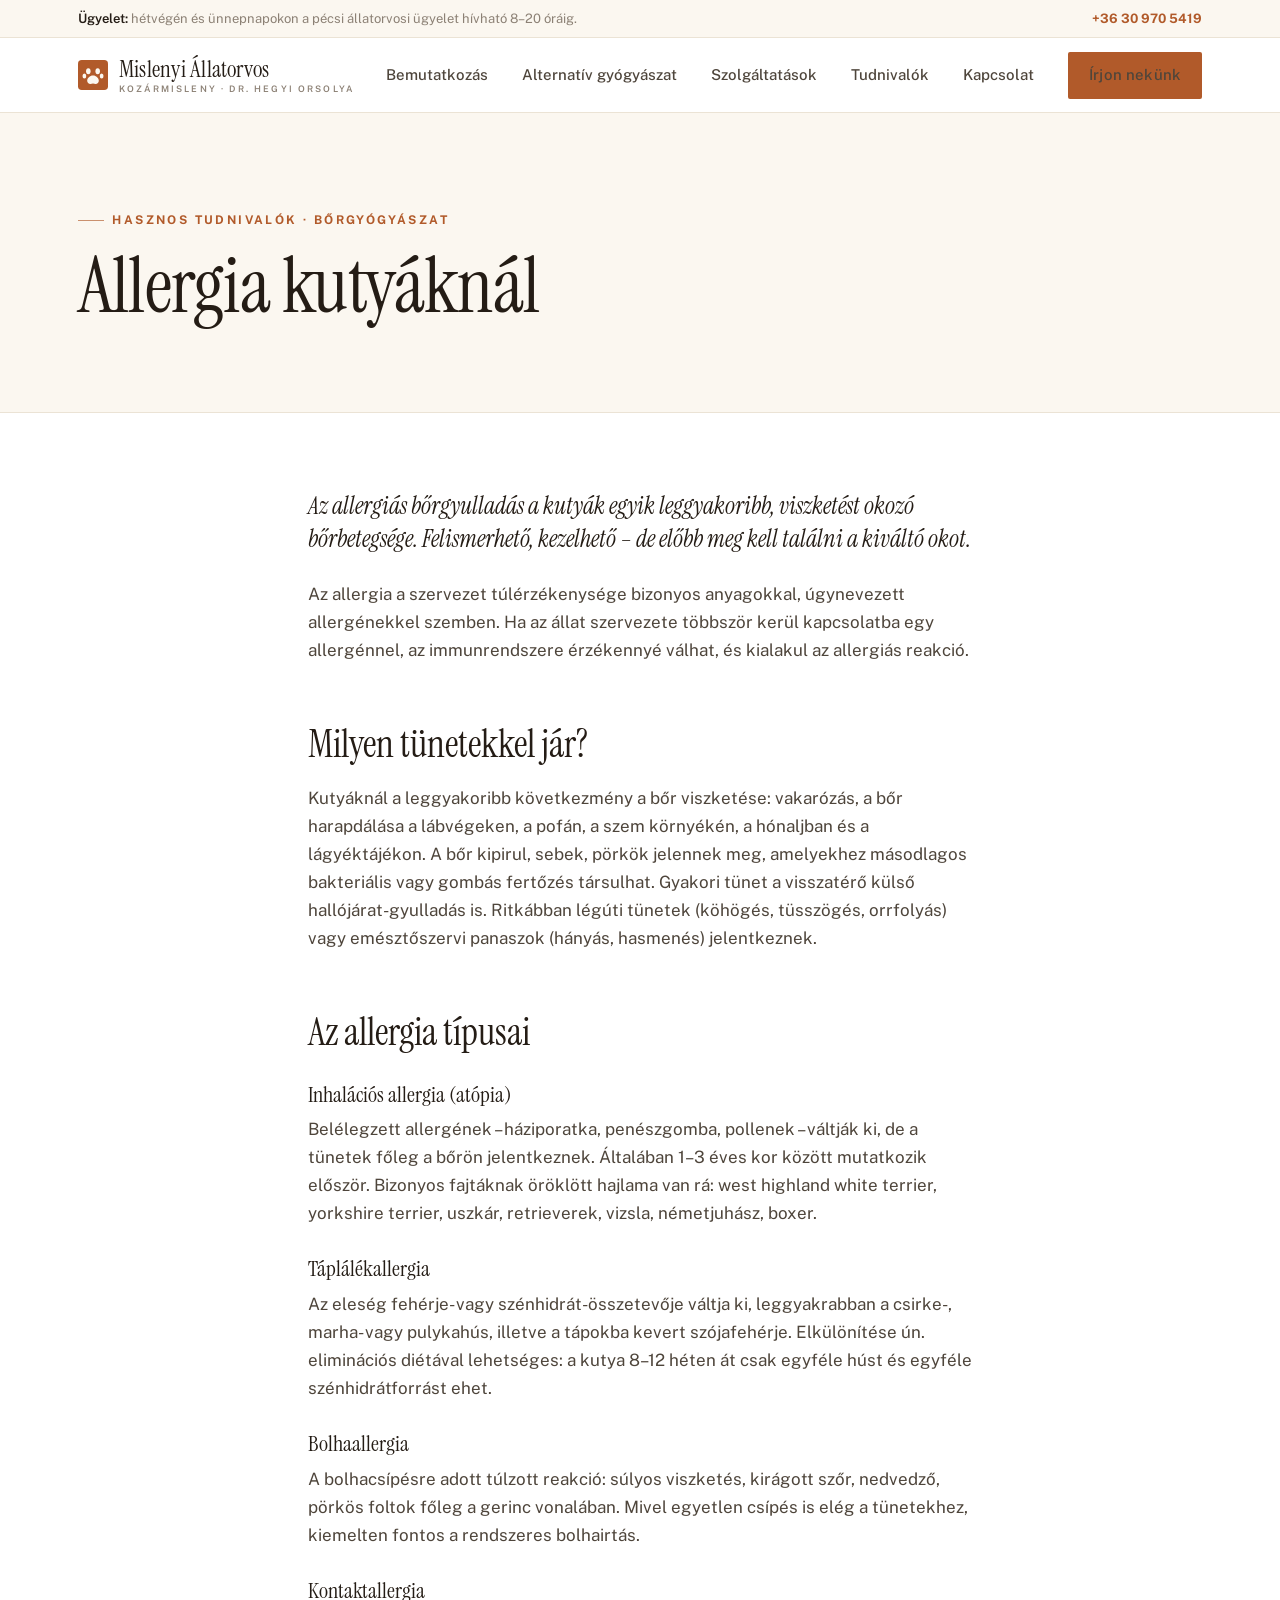
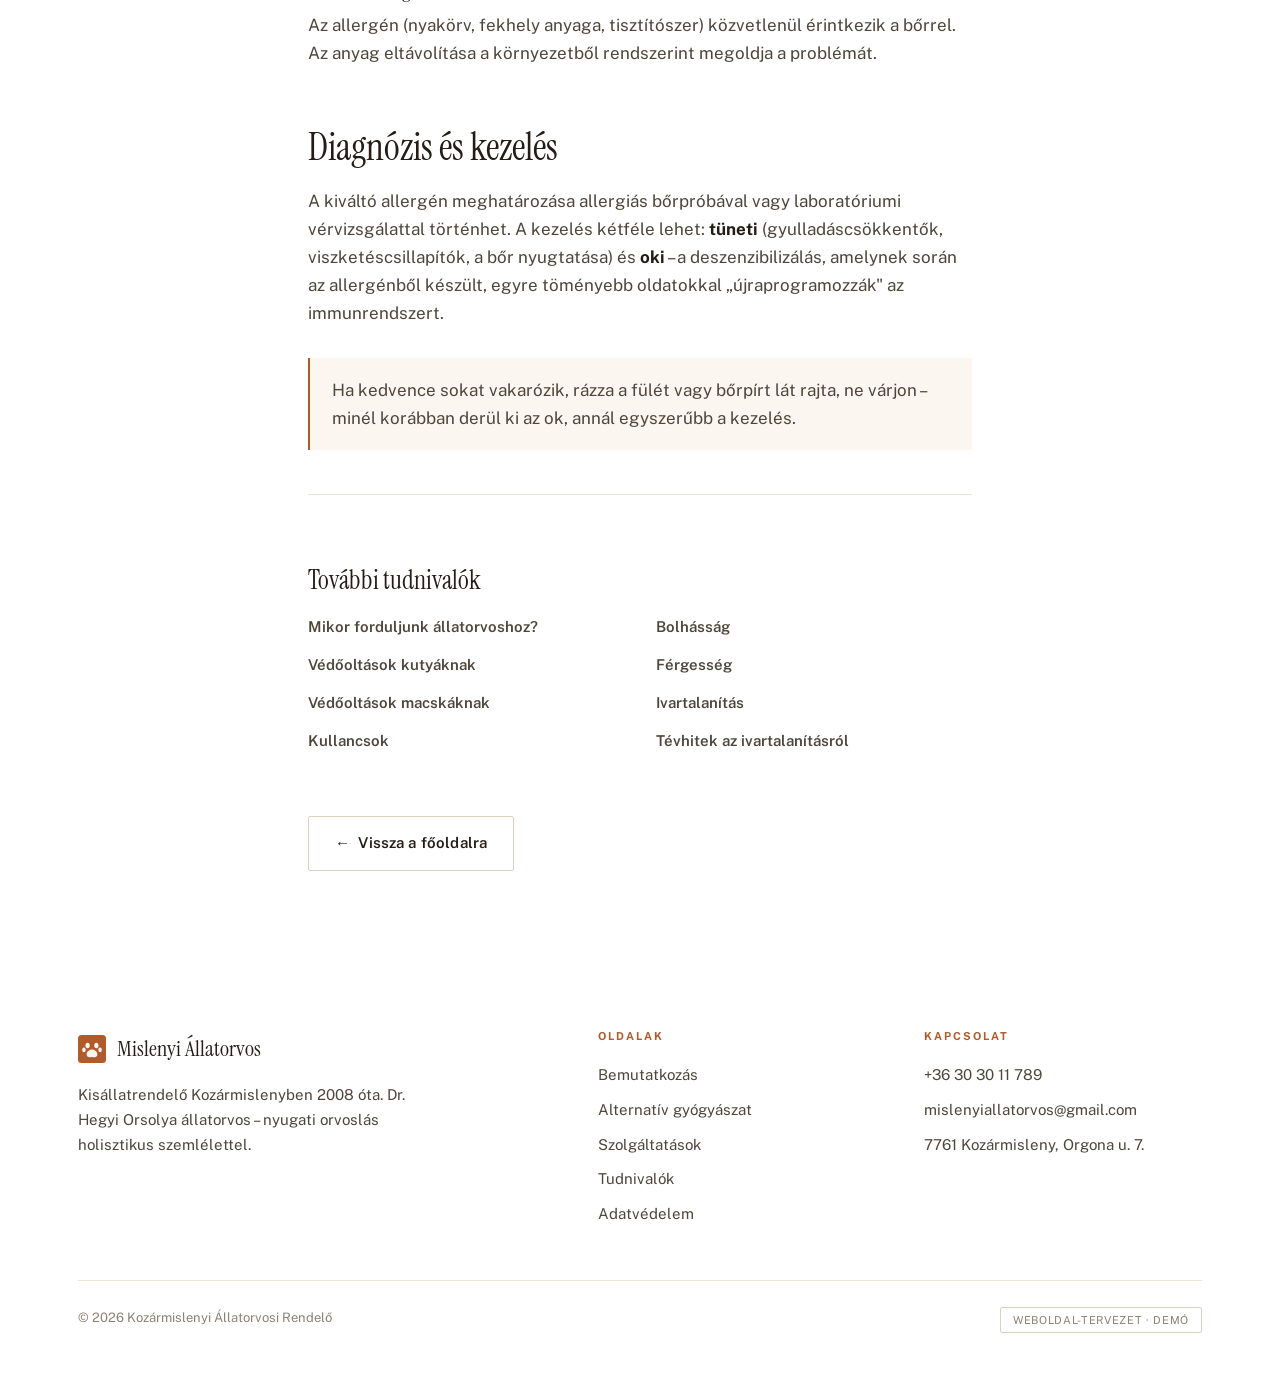
<file: cikkek/allergia.html>
<!DOCTYPE html>
<html lang="hu">
<head>
  <meta charset="utf-8">
  <meta name="viewport" content="width=device-width, initial-scale=1">
  <title>Allergia kutyáknál – Kozármislenyi Állatorvosi Rendelő</title>
  <link rel="preconnect" href="https://fonts.googleapis.com">
  <link rel="preconnect" href="https://fonts.gstatic.com" crossorigin>
  <link href="https://fonts.googleapis.com/css2?family=Instrument+Serif:ital@0;1&family=Public+Sans:ital,wght@0,400;0,500;0,600;0,700;1,400&display=swap" rel="stylesheet">
  <link rel="stylesheet" href="../css/style.css">
  <link rel="icon" href="data:image/svg+xml,%3Csvg xmlns='http://www.w3.org/2000/svg' viewBox='0 0 32 32'%3E%3Crect width='32' height='32' rx='4' fill='%23B15A2A'/%3E%3Cg fill='%23FBF7F0'%3E%3Cellipse cx='11' cy='12' rx='2.4' ry='3.2'/%3E%3Cellipse cx='21' cy='12' rx='2.4' ry='3.2'/%3E%3Cellipse cx='6.8' cy='17' rx='2' ry='2.7'/%3E%3Cellipse cx='25.2' cy='17' rx='2' ry='2.7'/%3E%3Cpath d='M16 16.5c3.4 0 6.2 2.8 6.2 5.6 0 2-1.5 3.4-3.4 3.4-1.1 0-2-.4-2.8-.4s-1.7.4-2.8.4c-1.9 0-3.4-1.4-3.4-3.4 0-2.8 2.8-5.6 6.2-5.6z'/%3E%3C/g%3E%3C/svg%3E">
</head>
<body>

  <div class="duty">
    <div class="wrap">
      <span><b>Ügyelet:</b> hétvégén és ünnepnapokon a pécsi állatorvosi ügyelet hívható 8–20 óráig.</span>
      <a href="tel:+36309705419">+36 30 970 5419</a>
    </div>
  </div>

  <header>
    <div class="wrap nav">
      <a class="brand" href="../index.html" aria-label="Kezdőlap">
        <svg class="mark" viewBox="0 0 32 32" aria-hidden="true"><rect width="32" height="32" rx="4" fill="#B15A2A"/><g fill="#FBF7F0"><ellipse cx="11" cy="12" rx="2.4" ry="3.2"/><ellipse cx="21" cy="12" rx="2.4" ry="3.2"/><ellipse cx="6.8" cy="17" rx="2" ry="2.7"/><ellipse cx="25.2" cy="17" rx="2" ry="2.7"/><path d="M16 16.5c3.4 0 6.2 2.8 6.2 5.6 0 2-1.5 3.4-3.4 3.4-1.1 0-2-.4-2.8-.4s-1.7.4-2.8.4c-1.9 0-3.4-1.4-3.4-3.4 0-2.8 2.8-5.6 6.2-5.6z"/></g></svg>
        <span class="bt">Mislenyi Állatorvos<small>Kozármisleny · Dr. Hegyi Orsolya</small></span>
      </a>
      <nav class="nav-links" id="nav-links" aria-label="Fő navigáció">
        <a href="../index.html#bemutatkozas">Bemutatkozás</a>
        <a href="../index.html#alternativ">Alternatív gyógyászat</a>
        <a href="../index.html#szolgaltatasok">Szolgáltatások</a>
        <a href="../index.html#tudnivalok">Tudnivalók</a>
        <a href="../index.html#kapcsolat">Kapcsolat</a>
        <a class="btn btn-fire nav-cta" href="../index.html#kapcsolat">Írjon nekünk</a>
      </nav>
      <button class="burger" id="burger" aria-label="Menü" aria-expanded="false" aria-controls="nav-links"><span></span><span></span><span></span></button>
    </div>
  </header>

  <main>
    <div class="article-hero">
      <div class="wrap">
        <span class="eyebrow">Hasznos tudnivalók · Bőrgyógyászat</span>
        <h1>Allergia kutyáknál</h1>
      </div>
    </div>

    <article class="article-body">
      <p class="lead">Az allergiás bőrgyulladás a kutyák egyik leggyakoribb, viszketést okozó bőrbetegsége. Felismerhető, kezelhető – de előbb meg kell találni a kiváltó okot.</p>
      <p>Az allergia a szervezet túlérzékenysége bizonyos anyagokkal, úgynevezett allergénekkel szemben. Ha az állat szervezete többször kerül kapcsolatba egy allergénnel, az immunrendszere érzékennyé válhat, és kialakul az allergiás reakció.</p>
<h2>Milyen tünetekkel jár?</h2>
<p>Kutyáknál a leggyakoribb következmény a bőr viszketése: vakarózás, a bőr harapdálása a lábvégeken, a pofán, a szem környékén, a hónaljban és a lágyéktájékon. A bőr kipirul, sebek, pörkök jelennek meg, amelyekhez másodlagos bakteriális vagy gombás fertőzés társulhat. Gyakori tünet a visszatérő külső hallójárat-gyulladás is. Ritkábban légúti tünetek (köhögés, tüsszögés, orrfolyás) vagy emésztőszervi panaszok (hányás, hasmenés) jelentkeznek.</p>
<h2>Az allergia típusai</h2>
<h3>Inhalációs allergia (atópia)</h3>
<p>Belélegzett allergének – háziporatka, penészgomba, pollenek – váltják ki, de a tünetek főleg a bőrön jelentkeznek. Általában 1–3 éves kor között mutatkozik először. Bizonyos fajtáknak öröklött hajlama van rá: west highland white terrier, yorkshire terrier, uszkár, retrieverek, vizsla, németjuhász, boxer.</p>
<h3>Táplálékallergia</h3>
<p>Az eleség fehérje- vagy szénhidrát-összetevője váltja ki, leggyakrabban a csirke-, marha- vagy pulykahús, illetve a tápokba kevert szójafehérje. Elkülönítése ún. eliminációs diétával lehetséges: a kutya 8–12 héten át csak egyféle húst és egyféle szénhidrátforrást ehet.</p>
<h3>Bolhaallergia</h3>
<p>A bolhacsípésre adott túlzott reakció: súlyos viszketés, kirágott szőr, nedvedző, pörkös foltok főleg a gerinc vonalában. Mivel egyetlen csípés is elég a tünetekhez, kiemelten fontos a rendszeres bolhairtás.</p>
<h3>Kontaktallergia</h3>
<p>Az allergén (nyakörv, fekhely anyaga, tisztítószer) közvetlenül érintkezik a bőrrel. Az anyag eltávolítása a környezetből rendszerint megoldja a problémát.</p>
<h2>Diagnózis és kezelés</h2>
<p>A kiváltó allergén meghatározása allergiás bőrpróbával vagy laboratóriumi vérvizsgálattal történhet. A kezelés kétféle lehet: <strong>tüneti</strong> (gyulladáscsökkentők, viszketéscsillapítók, a bőr nyugtatása) és <strong>oki</strong> – a deszenzibilizálás, amelynek során az allergénből készült, egyre töményebb oldatokkal „újraprogramozzák" az immunrendszert.</p>
<div class="callout"><p>Ha kedvence sokat vakarózik, rázza a fülét vagy bőrpírt lát rajta, ne várjon – minél korábban derül ki az ok, annál egyszerűbb a kezelés.</p></div>

      <div class="related">
        <h2>További tudnivalók</h2>
        <ul>
          <li><a href="mikor-forduljunk-allatorvoshoz.html">Mikor forduljunk állatorvoshoz?</a></li>
          <li><a href="vedooltasok-kutyaknak.html">Védőoltások kutyáknak</a></li>
          <li><a href="vedooltasok-macskaknak.html">Védőoltások macskáknak</a></li>
          <li><a href="kullancsok.html">Kullancsok</a></li>
          <li><a href="bolhassag.html">Bolhásság</a></li>
          <li><a href="fergesseg.html">Férgesség</a></li>
          <li><a href="ivartalanitas.html">Ivartalanítás</a></li>
          <li><a href="tevhitek-az-ivartalanitasrol.html">Tévhitek az ivartalanításról</a></li>
        </ul>
      </div>
    </article>

    <div class="article-nav">
      <a class="btn btn-line" href="../index.html#tudnivalok"><span class="arr">←</span> Vissza a főoldalra</a>
    </div>
  </main>

  <footer>
    <div class="wrap">
      <div class="foot-grid">
        <div class="foot-col">
          <div class="foot-brand"><svg class="mark" viewBox="0 0 32 32" aria-hidden="true"><rect width="32" height="32" rx="4" fill="#B15A2A"/><g fill="#FBF7F0"><ellipse cx="11" cy="12" rx="2.4" ry="3.2"/><ellipse cx="21" cy="12" rx="2.4" ry="3.2"/><ellipse cx="6.8" cy="17" rx="2" ry="2.7"/><ellipse cx="25.2" cy="17" rx="2" ry="2.7"/><path d="M16 16.5c3.4 0 6.2 2.8 6.2 5.6 0 2-1.5 3.4-3.4 3.4-1.1 0-2-.4-2.8-.4s-1.7.4-2.8.4c-1.9 0-3.4-1.4-3.4-3.4 0-2.8 2.8-5.6 6.2-5.6z"/></g></svg><span class="bt">Mislenyi Állatorvos</span></div>
          <p>Kisállatrendelő Kozármislenyben 2008 óta. Dr. Hegyi Orsolya állatorvos – nyugati orvoslás holisztikus szemlélettel.</p>
        </div>
        <div class="foot-col">
          <h4>Oldalak</h4>
          <a href="../index.html#bemutatkozas">Bemutatkozás</a>
          <a href="../index.html#alternativ">Alternatív gyógyászat</a>
          <a href="../index.html#szolgaltatasok">Szolgáltatások</a>
          <a href="../index.html#tudnivalok">Tudnivalók</a>
          <a href="../adatvedelem.html">Adatvédelem</a>
        </div>
        <div class="foot-col">
          <h4>Kapcsolat</h4>
          <a href="tel:+36303011789">+36 30 30 11 789</a>
          <a href="mailto:mislenyiallatorvos@gmail.com">mislenyiallatorvos@gmail.com</a>
          <a href="https://www.google.com/maps?q=7761%20Koz%C3%A1rmisleny%2C%20Orgona%20u.%207" target="_blank" rel="noopener">7761 Kozármisleny, Orgona u. 7.</a>
        </div>
      </div>
      <div class="foot-bottom">
        <span>© 2026 Kozármislenyi Állatorvosi Rendelő</span>
        <span class="demo-badge">Weboldal-tervezet · demó</span>
      </div>
    </div>
  </footer>

  <script src="../js/main.js"></script>
</body>
</html>
</file>
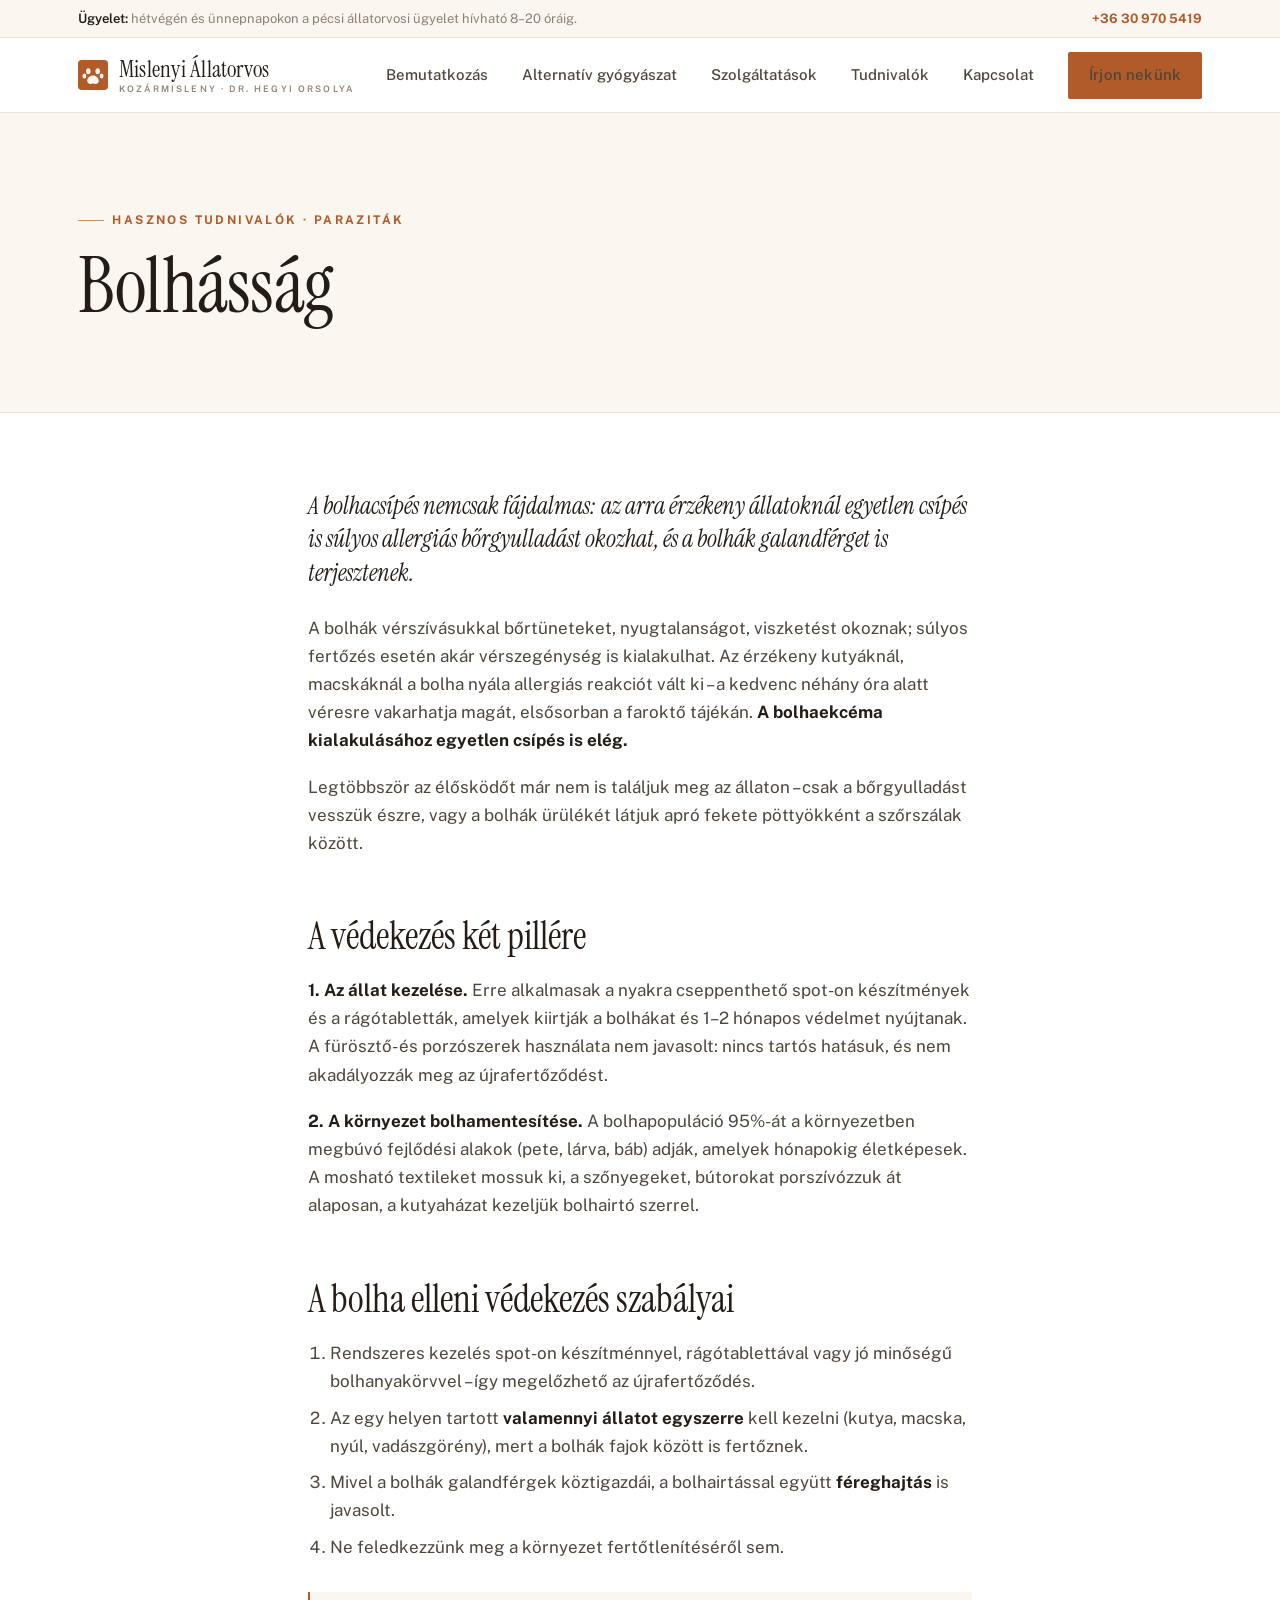
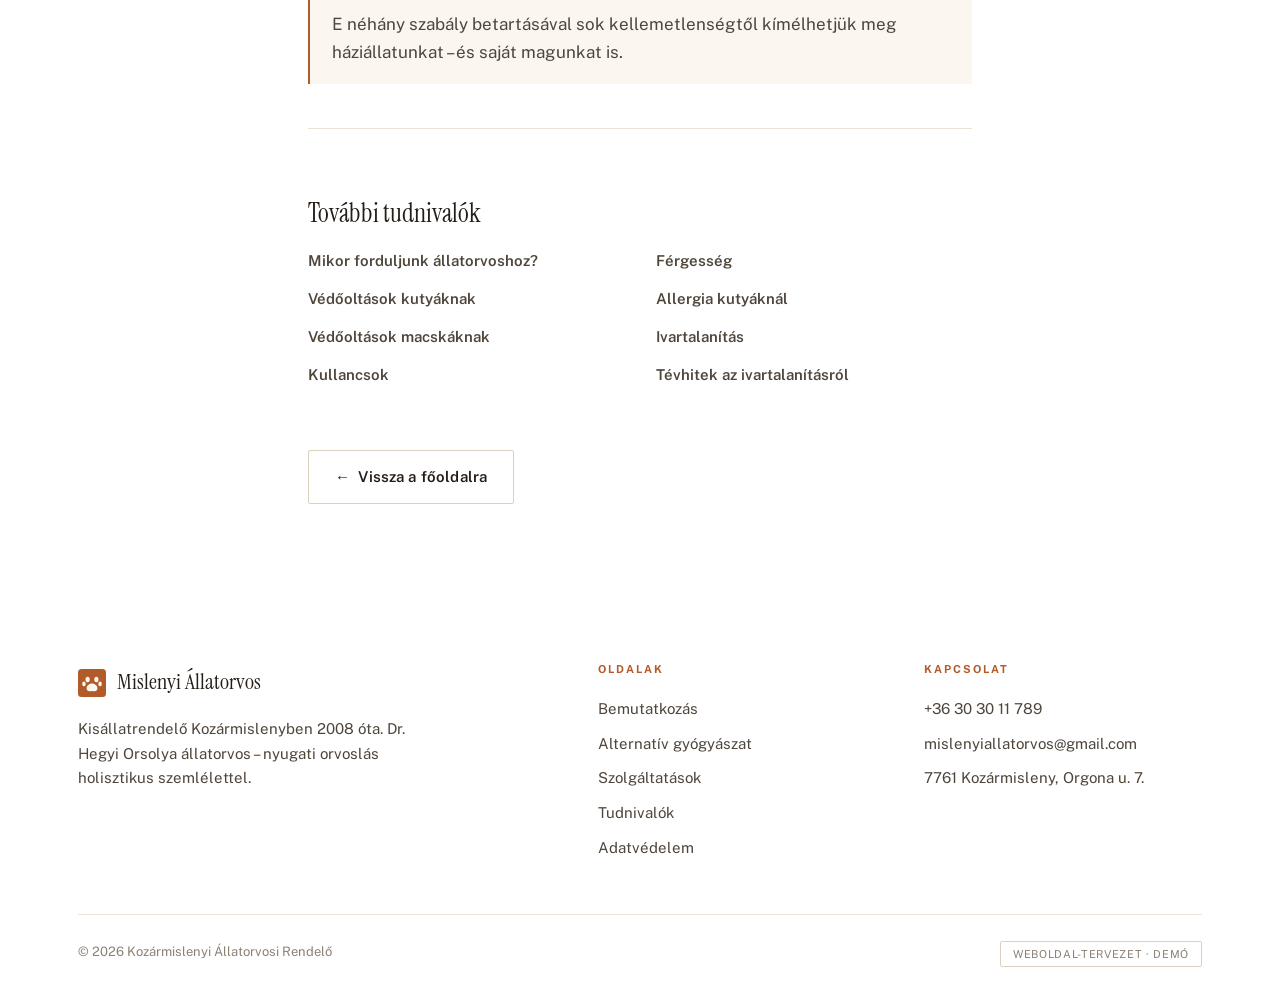
<file: cikkek/bolhassag.html>
<!DOCTYPE html>
<html lang="hu">
<head>
  <meta charset="utf-8">
  <meta name="viewport" content="width=device-width, initial-scale=1">
  <title>Bolhásság – Kozármislenyi Állatorvosi Rendelő</title>
  <link rel="preconnect" href="https://fonts.googleapis.com">
  <link rel="preconnect" href="https://fonts.gstatic.com" crossorigin>
  <link href="https://fonts.googleapis.com/css2?family=Instrument+Serif:ital@0;1&family=Public+Sans:ital,wght@0,400;0,500;0,600;0,700;1,400&display=swap" rel="stylesheet">
  <link rel="stylesheet" href="../css/style.css">
  <link rel="icon" href="data:image/svg+xml,%3Csvg xmlns='http://www.w3.org/2000/svg' viewBox='0 0 32 32'%3E%3Crect width='32' height='32' rx='4' fill='%23B15A2A'/%3E%3Cg fill='%23FBF7F0'%3E%3Cellipse cx='11' cy='12' rx='2.4' ry='3.2'/%3E%3Cellipse cx='21' cy='12' rx='2.4' ry='3.2'/%3E%3Cellipse cx='6.8' cy='17' rx='2' ry='2.7'/%3E%3Cellipse cx='25.2' cy='17' rx='2' ry='2.7'/%3E%3Cpath d='M16 16.5c3.4 0 6.2 2.8 6.2 5.6 0 2-1.5 3.4-3.4 3.4-1.1 0-2-.4-2.8-.4s-1.7.4-2.8.4c-1.9 0-3.4-1.4-3.4-3.4 0-2.8 2.8-5.6 6.2-5.6z'/%3E%3C/g%3E%3C/svg%3E">
</head>
<body>

  <div class="duty">
    <div class="wrap">
      <span><b>Ügyelet:</b> hétvégén és ünnepnapokon a pécsi állatorvosi ügyelet hívható 8–20 óráig.</span>
      <a href="tel:+36309705419">+36 30 970 5419</a>
    </div>
  </div>

  <header>
    <div class="wrap nav">
      <a class="brand" href="../index.html" aria-label="Kezdőlap">
        <svg class="mark" viewBox="0 0 32 32" aria-hidden="true"><rect width="32" height="32" rx="4" fill="#B15A2A"/><g fill="#FBF7F0"><ellipse cx="11" cy="12" rx="2.4" ry="3.2"/><ellipse cx="21" cy="12" rx="2.4" ry="3.2"/><ellipse cx="6.8" cy="17" rx="2" ry="2.7"/><ellipse cx="25.2" cy="17" rx="2" ry="2.7"/><path d="M16 16.5c3.4 0 6.2 2.8 6.2 5.6 0 2-1.5 3.4-3.4 3.4-1.1 0-2-.4-2.8-.4s-1.7.4-2.8.4c-1.9 0-3.4-1.4-3.4-3.4 0-2.8 2.8-5.6 6.2-5.6z"/></g></svg>
        <span class="bt">Mislenyi Állatorvos<small>Kozármisleny · Dr. Hegyi Orsolya</small></span>
      </a>
      <nav class="nav-links" id="nav-links" aria-label="Fő navigáció">
        <a href="../index.html#bemutatkozas">Bemutatkozás</a>
        <a href="../index.html#alternativ">Alternatív gyógyászat</a>
        <a href="../index.html#szolgaltatasok">Szolgáltatások</a>
        <a href="../index.html#tudnivalok">Tudnivalók</a>
        <a href="../index.html#kapcsolat">Kapcsolat</a>
        <a class="btn btn-fire nav-cta" href="../index.html#kapcsolat">Írjon nekünk</a>
      </nav>
      <button class="burger" id="burger" aria-label="Menü" aria-expanded="false" aria-controls="nav-links"><span></span><span></span><span></span></button>
    </div>
  </header>

  <main>
    <div class="article-hero">
      <div class="wrap">
        <span class="eyebrow">Hasznos tudnivalók · Paraziták</span>
        <h1>Bolhásság</h1>
      </div>
    </div>

    <article class="article-body">
      <p class="lead">A bolhacsípés nemcsak fájdalmas: az arra érzékeny állatoknál egyetlen csípés is súlyos allergiás bőrgyulladást okozhat, és a bolhák galandférget is terjesztenek.</p>
      <p>A bolhák vérszívásukkal bőrtüneteket, nyugtalanságot, viszketést okoznak; súlyos fertőzés esetén akár vérszegénység is kialakulhat. Az érzékeny kutyáknál, macskáknál a bolha nyála allergiás reakciót vált ki – a kedvenc néhány óra alatt véresre vakarhatja magát, elsősorban a faroktő tájékán. <strong>A bolhaekcéma kialakulásához egyetlen csípés is elég.</strong></p>
<p>Legtöbbször az élősködőt már nem is találjuk meg az állaton – csak a bőrgyulladást vesszük észre, vagy a bolhák ürülékét látjuk apró fekete pöttyökként a szőrszálak között.</p>
<h2>A védekezés két pillére</h2>
<p><strong>1. Az állat kezelése.</strong> Erre alkalmasak a nyakra cseppenthető spot-on készítmények és a rágótabletták, amelyek kiirtják a bolhákat és 1–2 hónapos védelmet nyújtanak. A fürösztő- és porzószerek használata nem javasolt: nincs tartós hatásuk, és nem akadályozzák meg az újrafertőződést.</p>
<p><strong>2. A környezet bolhamentesítése.</strong> A bolhapopuláció 95%-át a környezetben megbúvó fejlődési alakok (pete, lárva, báb) adják, amelyek hónapokig életképesek. A mosható textileket mossuk ki, a szőnyegeket, bútorokat porszívózzuk át alaposan, a kutyaházat kezeljük bolhairtó szerrel.</p>
<h2>A bolha elleni védekezés szabályai</h2>
<ol>
<li>Rendszeres kezelés spot-on készítménnyel, rágótablettával vagy jó minőségű bolhanyakörvvel – így megelőzhető az újrafertőződés.</li>
<li>Az egy helyen tartott <strong>valamennyi állatot egyszerre</strong> kell kezelni (kutya, macska, nyúl, vadászgörény), mert a bolhák fajok között is fertőznek.</li>
<li>Mivel a bolhák galandférgek köztigazdái, a bolhairtással együtt <strong>féreghajtás</strong> is javasolt.</li>
<li>Ne feledkezzünk meg a környezet fertőtlenítéséről sem.</li>
</ol>
<div class="callout"><p>E néhány szabály betartásával sok kellemetlenségtől kímélhetjük meg háziállatunkat – és saját magunkat is.</p></div>

      <div class="related">
        <h2>További tudnivalók</h2>
        <ul>
          <li><a href="mikor-forduljunk-allatorvoshoz.html">Mikor forduljunk állatorvoshoz?</a></li>
          <li><a href="vedooltasok-kutyaknak.html">Védőoltások kutyáknak</a></li>
          <li><a href="vedooltasok-macskaknak.html">Védőoltások macskáknak</a></li>
          <li><a href="kullancsok.html">Kullancsok</a></li>
          <li><a href="fergesseg.html">Férgesség</a></li>
          <li><a href="allergia.html">Allergia kutyáknál</a></li>
          <li><a href="ivartalanitas.html">Ivartalanítás</a></li>
          <li><a href="tevhitek-az-ivartalanitasrol.html">Tévhitek az ivartalanításról</a></li>
        </ul>
      </div>
    </article>

    <div class="article-nav">
      <a class="btn btn-line" href="../index.html#tudnivalok"><span class="arr">←</span> Vissza a főoldalra</a>
    </div>
  </main>

  <footer>
    <div class="wrap">
      <div class="foot-grid">
        <div class="foot-col">
          <div class="foot-brand"><svg class="mark" viewBox="0 0 32 32" aria-hidden="true"><rect width="32" height="32" rx="4" fill="#B15A2A"/><g fill="#FBF7F0"><ellipse cx="11" cy="12" rx="2.4" ry="3.2"/><ellipse cx="21" cy="12" rx="2.4" ry="3.2"/><ellipse cx="6.8" cy="17" rx="2" ry="2.7"/><ellipse cx="25.2" cy="17" rx="2" ry="2.7"/><path d="M16 16.5c3.4 0 6.2 2.8 6.2 5.6 0 2-1.5 3.4-3.4 3.4-1.1 0-2-.4-2.8-.4s-1.7.4-2.8.4c-1.9 0-3.4-1.4-3.4-3.4 0-2.8 2.8-5.6 6.2-5.6z"/></g></svg><span class="bt">Mislenyi Állatorvos</span></div>
          <p>Kisállatrendelő Kozármislenyben 2008 óta. Dr. Hegyi Orsolya állatorvos – nyugati orvoslás holisztikus szemlélettel.</p>
        </div>
        <div class="foot-col">
          <h4>Oldalak</h4>
          <a href="../index.html#bemutatkozas">Bemutatkozás</a>
          <a href="../index.html#alternativ">Alternatív gyógyászat</a>
          <a href="../index.html#szolgaltatasok">Szolgáltatások</a>
          <a href="../index.html#tudnivalok">Tudnivalók</a>
          <a href="../adatvedelem.html">Adatvédelem</a>
        </div>
        <div class="foot-col">
          <h4>Kapcsolat</h4>
          <a href="tel:+36303011789">+36 30 30 11 789</a>
          <a href="mailto:mislenyiallatorvos@gmail.com">mislenyiallatorvos@gmail.com</a>
          <a href="https://www.google.com/maps?q=7761%20Koz%C3%A1rmisleny%2C%20Orgona%20u.%207" target="_blank" rel="noopener">7761 Kozármisleny, Orgona u. 7.</a>
        </div>
      </div>
      <div class="foot-bottom">
        <span>© 2026 Kozármislenyi Állatorvosi Rendelő</span>
        <span class="demo-badge">Weboldal-tervezet · demó</span>
      </div>
    </div>
  </footer>

  <script src="../js/main.js"></script>
</body>
</html>
</file>
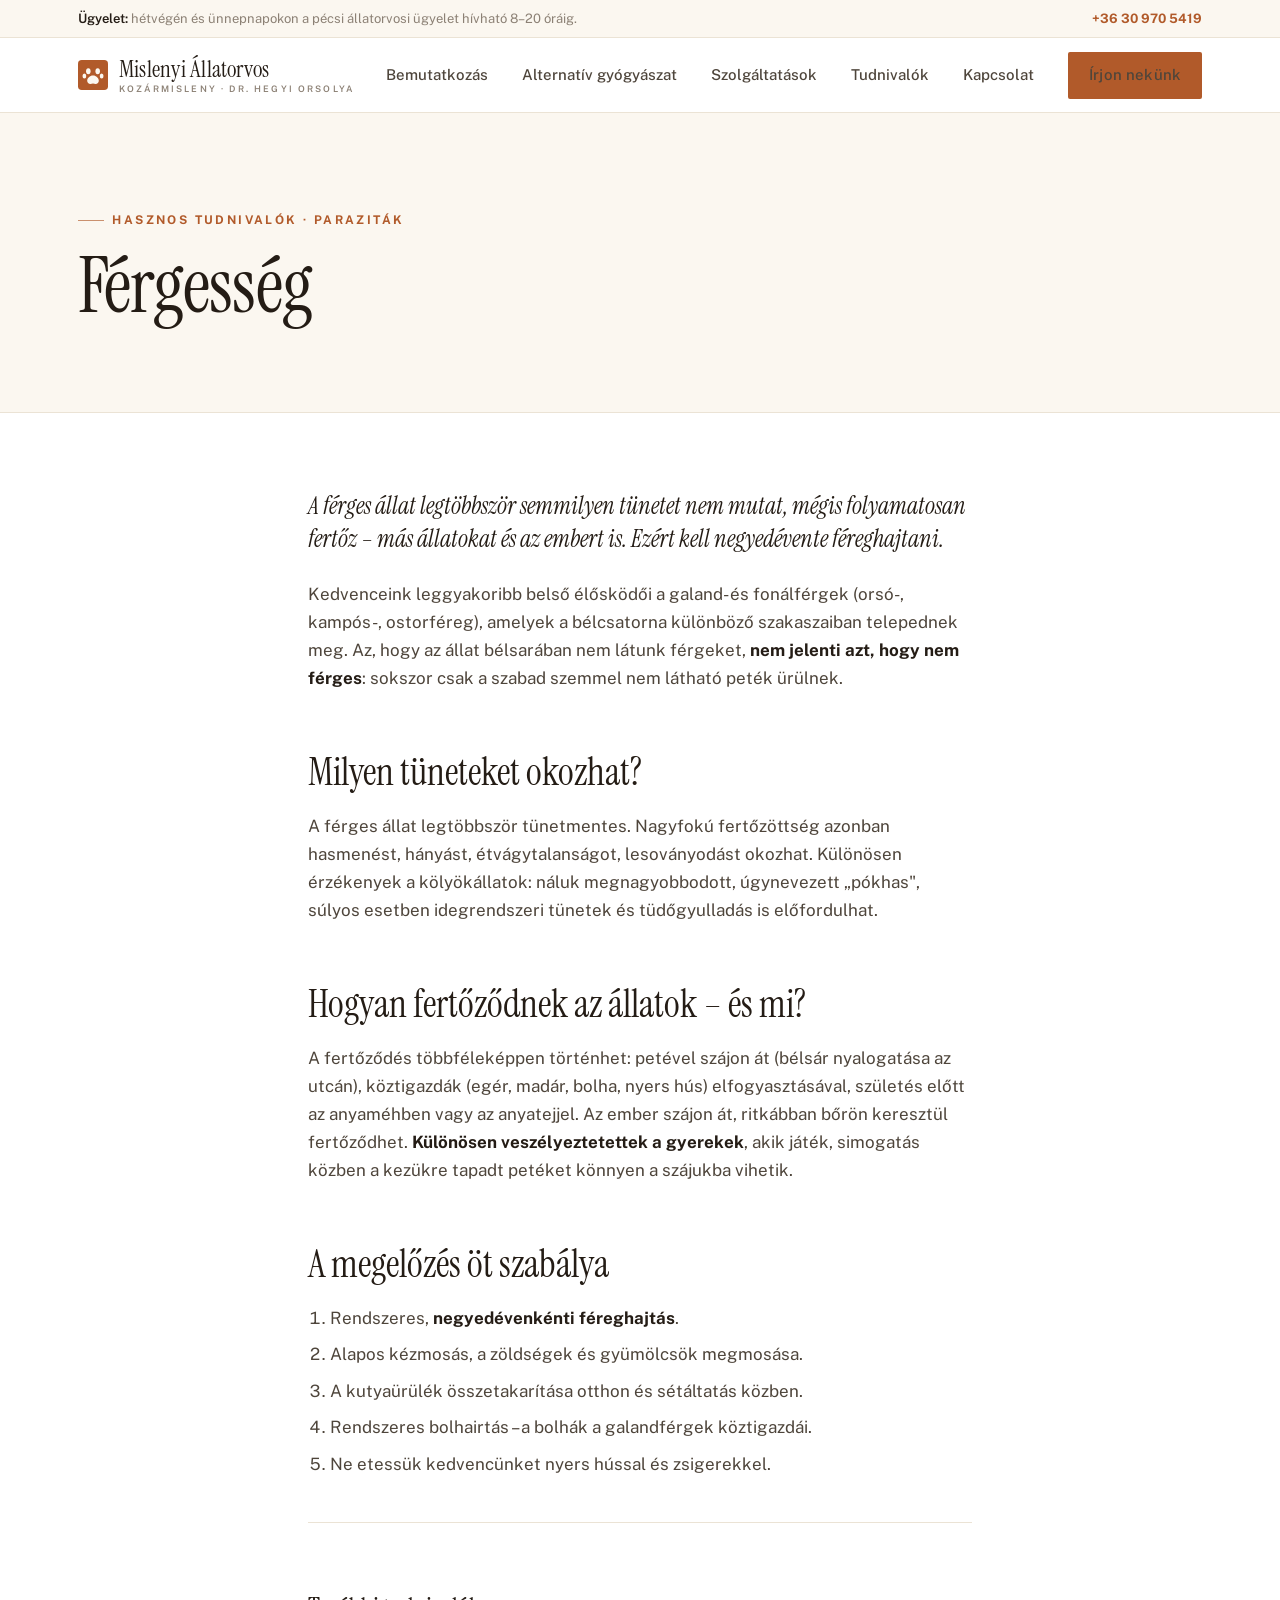
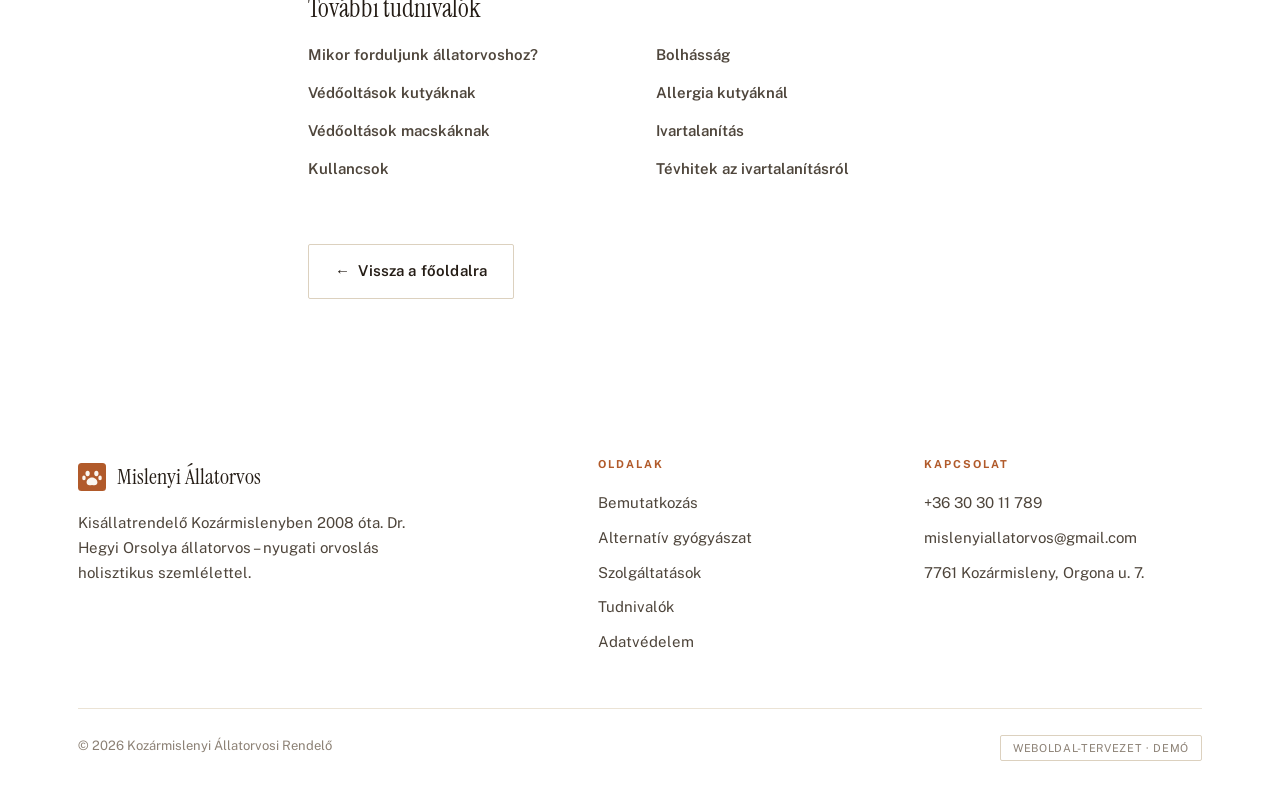
<file: cikkek/fergesseg.html>
<!DOCTYPE html>
<html lang="hu">
<head>
  <meta charset="utf-8">
  <meta name="viewport" content="width=device-width, initial-scale=1">
  <title>Férgesség – Kozármislenyi Állatorvosi Rendelő</title>
  <link rel="preconnect" href="https://fonts.googleapis.com">
  <link rel="preconnect" href="https://fonts.gstatic.com" crossorigin>
  <link href="https://fonts.googleapis.com/css2?family=Instrument+Serif:ital@0;1&family=Public+Sans:ital,wght@0,400;0,500;0,600;0,700;1,400&display=swap" rel="stylesheet">
  <link rel="stylesheet" href="../css/style.css">
  <link rel="icon" href="data:image/svg+xml,%3Csvg xmlns='http://www.w3.org/2000/svg' viewBox='0 0 32 32'%3E%3Crect width='32' height='32' rx='4' fill='%23B15A2A'/%3E%3Cg fill='%23FBF7F0'%3E%3Cellipse cx='11' cy='12' rx='2.4' ry='3.2'/%3E%3Cellipse cx='21' cy='12' rx='2.4' ry='3.2'/%3E%3Cellipse cx='6.8' cy='17' rx='2' ry='2.7'/%3E%3Cellipse cx='25.2' cy='17' rx='2' ry='2.7'/%3E%3Cpath d='M16 16.5c3.4 0 6.2 2.8 6.2 5.6 0 2-1.5 3.4-3.4 3.4-1.1 0-2-.4-2.8-.4s-1.7.4-2.8.4c-1.9 0-3.4-1.4-3.4-3.4 0-2.8 2.8-5.6 6.2-5.6z'/%3E%3C/g%3E%3C/svg%3E">
</head>
<body>

  <div class="duty">
    <div class="wrap">
      <span><b>Ügyelet:</b> hétvégén és ünnepnapokon a pécsi állatorvosi ügyelet hívható 8–20 óráig.</span>
      <a href="tel:+36309705419">+36 30 970 5419</a>
    </div>
  </div>

  <header>
    <div class="wrap nav">
      <a class="brand" href="../index.html" aria-label="Kezdőlap">
        <svg class="mark" viewBox="0 0 32 32" aria-hidden="true"><rect width="32" height="32" rx="4" fill="#B15A2A"/><g fill="#FBF7F0"><ellipse cx="11" cy="12" rx="2.4" ry="3.2"/><ellipse cx="21" cy="12" rx="2.4" ry="3.2"/><ellipse cx="6.8" cy="17" rx="2" ry="2.7"/><ellipse cx="25.2" cy="17" rx="2" ry="2.7"/><path d="M16 16.5c3.4 0 6.2 2.8 6.2 5.6 0 2-1.5 3.4-3.4 3.4-1.1 0-2-.4-2.8-.4s-1.7.4-2.8.4c-1.9 0-3.4-1.4-3.4-3.4 0-2.8 2.8-5.6 6.2-5.6z"/></g></svg>
        <span class="bt">Mislenyi Állatorvos<small>Kozármisleny · Dr. Hegyi Orsolya</small></span>
      </a>
      <nav class="nav-links" id="nav-links" aria-label="Fő navigáció">
        <a href="../index.html#bemutatkozas">Bemutatkozás</a>
        <a href="../index.html#alternativ">Alternatív gyógyászat</a>
        <a href="../index.html#szolgaltatasok">Szolgáltatások</a>
        <a href="../index.html#tudnivalok">Tudnivalók</a>
        <a href="../index.html#kapcsolat">Kapcsolat</a>
        <a class="btn btn-fire nav-cta" href="../index.html#kapcsolat">Írjon nekünk</a>
      </nav>
      <button class="burger" id="burger" aria-label="Menü" aria-expanded="false" aria-controls="nav-links"><span></span><span></span><span></span></button>
    </div>
  </header>

  <main>
    <div class="article-hero">
      <div class="wrap">
        <span class="eyebrow">Hasznos tudnivalók · Paraziták</span>
        <h1>Férgesség</h1>
      </div>
    </div>

    <article class="article-body">
      <p class="lead">A férges állat legtöbbször semmilyen tünetet nem mutat, mégis folyamatosan fertőz – más állatokat és az embert is. Ezért kell negyedévente féreghajtani.</p>
      <p>Kedvenceink leggyakoribb belső élősködői a galand- és fonálférgek (orsó-, kampós-, ostorféreg), amelyek a bélcsatorna különböző szakaszaiban telepednek meg. Az, hogy az állat bélsarában nem látunk férgeket, <strong>nem jelenti azt, hogy nem férges</strong>: sokszor csak a szabad szemmel nem látható peték ürülnek.</p>
<h2>Milyen tüneteket okozhat?</h2>
<p>A férges állat legtöbbször tünetmentes. Nagyfokú fertőzöttség azonban hasmenést, hányást, étvágytalanságot, lesoványodást okozhat. Különösen érzékenyek a kölyökállatok: náluk megnagyobbodott, úgynevezett „pókhas", súlyos esetben idegrendszeri tünetek és tüdőgyulladás is előfordulhat.</p>
<h2>Hogyan fertőződnek az állatok – és mi?</h2>
<p>A fertőződés többféleképpen történhet: petével szájon át (bélsár nyalogatása az utcán), köztigazdák (egér, madár, bolha, nyers hús) elfogyasztásával, születés előtt az anyaméhben vagy az anyatejjel. Az ember szájon át, ritkábban bőrön keresztül fertőződhet. <strong>Különösen veszélyeztetettek a gyerekek</strong>, akik játék, simogatás közben a kezükre tapadt petéket könnyen a szájukba vihetik.</p>
<h2>A megelőzés öt szabálya</h2>
<ol>
<li>Rendszeres, <strong>negyedévenkénti féreghajtás</strong>.</li>
<li>Alapos kézmosás, a zöldségek és gyümölcsök megmosása.</li>
<li>A kutyaürülék összetakarítása otthon és sétáltatás közben.</li>
<li>Rendszeres bolhairtás – a bolhák a galandférgek köztigazdái.</li>
<li>Ne etessük kedvencünket nyers hússal és zsigerekkel.</li>
</ol>

      <div class="related">
        <h2>További tudnivalók</h2>
        <ul>
          <li><a href="mikor-forduljunk-allatorvoshoz.html">Mikor forduljunk állatorvoshoz?</a></li>
          <li><a href="vedooltasok-kutyaknak.html">Védőoltások kutyáknak</a></li>
          <li><a href="vedooltasok-macskaknak.html">Védőoltások macskáknak</a></li>
          <li><a href="kullancsok.html">Kullancsok</a></li>
          <li><a href="bolhassag.html">Bolhásság</a></li>
          <li><a href="allergia.html">Allergia kutyáknál</a></li>
          <li><a href="ivartalanitas.html">Ivartalanítás</a></li>
          <li><a href="tevhitek-az-ivartalanitasrol.html">Tévhitek az ivartalanításról</a></li>
        </ul>
      </div>
    </article>

    <div class="article-nav">
      <a class="btn btn-line" href="../index.html#tudnivalok"><span class="arr">←</span> Vissza a főoldalra</a>
    </div>
  </main>

  <footer>
    <div class="wrap">
      <div class="foot-grid">
        <div class="foot-col">
          <div class="foot-brand"><svg class="mark" viewBox="0 0 32 32" aria-hidden="true"><rect width="32" height="32" rx="4" fill="#B15A2A"/><g fill="#FBF7F0"><ellipse cx="11" cy="12" rx="2.4" ry="3.2"/><ellipse cx="21" cy="12" rx="2.4" ry="3.2"/><ellipse cx="6.8" cy="17" rx="2" ry="2.7"/><ellipse cx="25.2" cy="17" rx="2" ry="2.7"/><path d="M16 16.5c3.4 0 6.2 2.8 6.2 5.6 0 2-1.5 3.4-3.4 3.4-1.1 0-2-.4-2.8-.4s-1.7.4-2.8.4c-1.9 0-3.4-1.4-3.4-3.4 0-2.8 2.8-5.6 6.2-5.6z"/></g></svg><span class="bt">Mislenyi Állatorvos</span></div>
          <p>Kisállatrendelő Kozármislenyben 2008 óta. Dr. Hegyi Orsolya állatorvos – nyugati orvoslás holisztikus szemlélettel.</p>
        </div>
        <div class="foot-col">
          <h4>Oldalak</h4>
          <a href="../index.html#bemutatkozas">Bemutatkozás</a>
          <a href="../index.html#alternativ">Alternatív gyógyászat</a>
          <a href="../index.html#szolgaltatasok">Szolgáltatások</a>
          <a href="../index.html#tudnivalok">Tudnivalók</a>
          <a href="../adatvedelem.html">Adatvédelem</a>
        </div>
        <div class="foot-col">
          <h4>Kapcsolat</h4>
          <a href="tel:+36303011789">+36 30 30 11 789</a>
          <a href="mailto:mislenyiallatorvos@gmail.com">mislenyiallatorvos@gmail.com</a>
          <a href="https://www.google.com/maps?q=7761%20Koz%C3%A1rmisleny%2C%20Orgona%20u.%207" target="_blank" rel="noopener">7761 Kozármisleny, Orgona u. 7.</a>
        </div>
      </div>
      <div class="foot-bottom">
        <span>© 2026 Kozármislenyi Állatorvosi Rendelő</span>
        <span class="demo-badge">Weboldal-tervezet · demó</span>
      </div>
    </div>
  </footer>

  <script src="../js/main.js"></script>
</body>
</html>
</file>
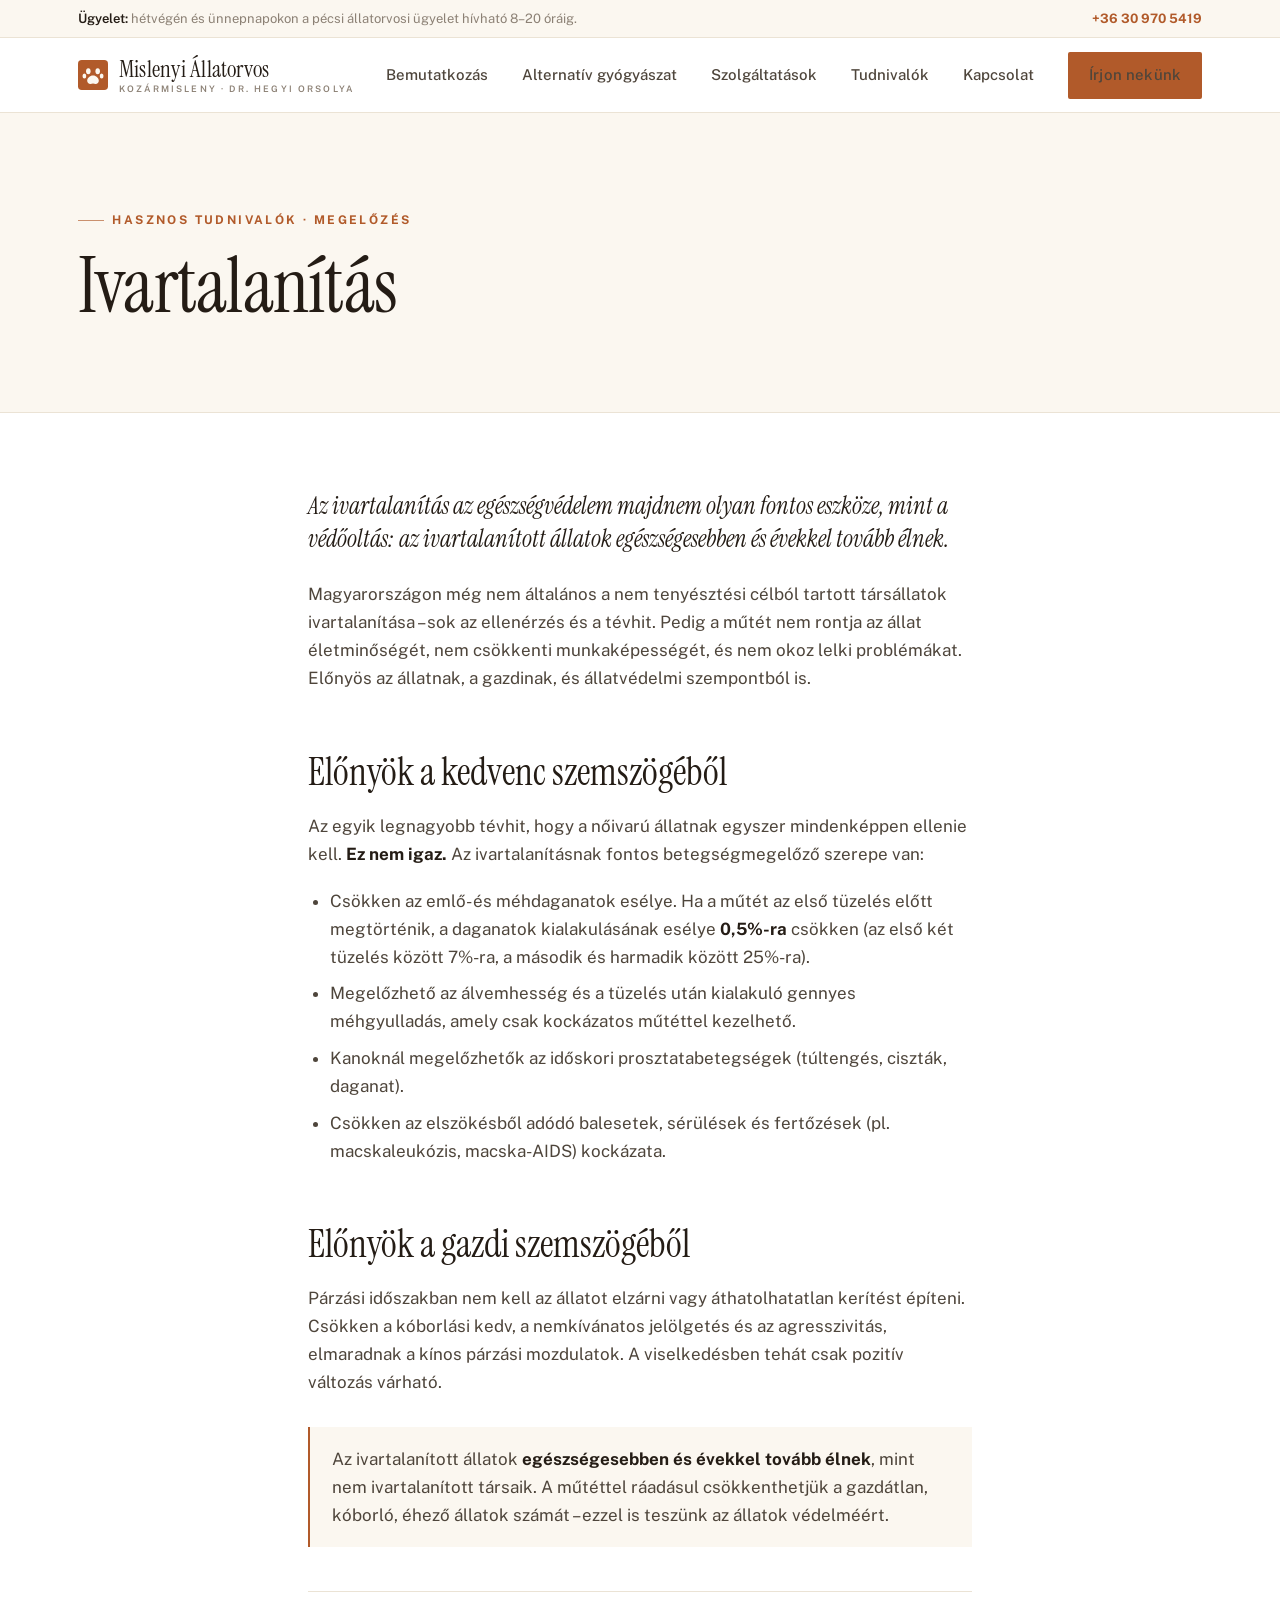
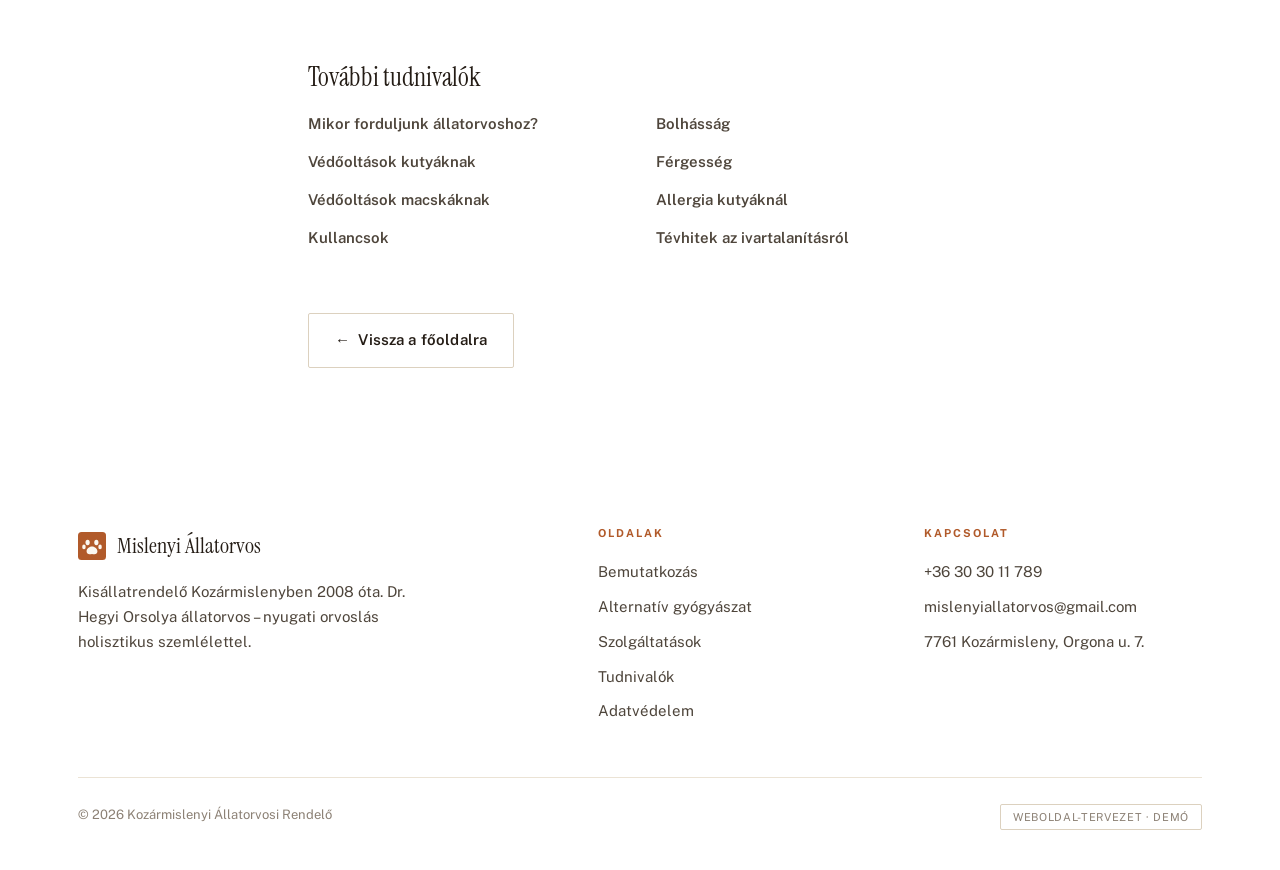
<file: cikkek/ivartalanitas.html>
<!DOCTYPE html>
<html lang="hu">
<head>
  <meta charset="utf-8">
  <meta name="viewport" content="width=device-width, initial-scale=1">
  <title>Ivartalanítás – Kozármislenyi Állatorvosi Rendelő</title>
  <link rel="preconnect" href="https://fonts.googleapis.com">
  <link rel="preconnect" href="https://fonts.gstatic.com" crossorigin>
  <link href="https://fonts.googleapis.com/css2?family=Instrument+Serif:ital@0;1&family=Public+Sans:ital,wght@0,400;0,500;0,600;0,700;1,400&display=swap" rel="stylesheet">
  <link rel="stylesheet" href="../css/style.css">
  <link rel="icon" href="data:image/svg+xml,%3Csvg xmlns='http://www.w3.org/2000/svg' viewBox='0 0 32 32'%3E%3Crect width='32' height='32' rx='4' fill='%23B15A2A'/%3E%3Cg fill='%23FBF7F0'%3E%3Cellipse cx='11' cy='12' rx='2.4' ry='3.2'/%3E%3Cellipse cx='21' cy='12' rx='2.4' ry='3.2'/%3E%3Cellipse cx='6.8' cy='17' rx='2' ry='2.7'/%3E%3Cellipse cx='25.2' cy='17' rx='2' ry='2.7'/%3E%3Cpath d='M16 16.5c3.4 0 6.2 2.8 6.2 5.6 0 2-1.5 3.4-3.4 3.4-1.1 0-2-.4-2.8-.4s-1.7.4-2.8.4c-1.9 0-3.4-1.4-3.4-3.4 0-2.8 2.8-5.6 6.2-5.6z'/%3E%3C/g%3E%3C/svg%3E">
</head>
<body>

  <div class="duty">
    <div class="wrap">
      <span><b>Ügyelet:</b> hétvégén és ünnepnapokon a pécsi állatorvosi ügyelet hívható 8–20 óráig.</span>
      <a href="tel:+36309705419">+36 30 970 5419</a>
    </div>
  </div>

  <header>
    <div class="wrap nav">
      <a class="brand" href="../index.html" aria-label="Kezdőlap">
        <svg class="mark" viewBox="0 0 32 32" aria-hidden="true"><rect width="32" height="32" rx="4" fill="#B15A2A"/><g fill="#FBF7F0"><ellipse cx="11" cy="12" rx="2.4" ry="3.2"/><ellipse cx="21" cy="12" rx="2.4" ry="3.2"/><ellipse cx="6.8" cy="17" rx="2" ry="2.7"/><ellipse cx="25.2" cy="17" rx="2" ry="2.7"/><path d="M16 16.5c3.4 0 6.2 2.8 6.2 5.6 0 2-1.5 3.4-3.4 3.4-1.1 0-2-.4-2.8-.4s-1.7.4-2.8.4c-1.9 0-3.4-1.4-3.4-3.4 0-2.8 2.8-5.6 6.2-5.6z"/></g></svg>
        <span class="bt">Mislenyi Állatorvos<small>Kozármisleny · Dr. Hegyi Orsolya</small></span>
      </a>
      <nav class="nav-links" id="nav-links" aria-label="Fő navigáció">
        <a href="../index.html#bemutatkozas">Bemutatkozás</a>
        <a href="../index.html#alternativ">Alternatív gyógyászat</a>
        <a href="../index.html#szolgaltatasok">Szolgáltatások</a>
        <a href="../index.html#tudnivalok">Tudnivalók</a>
        <a href="../index.html#kapcsolat">Kapcsolat</a>
        <a class="btn btn-fire nav-cta" href="../index.html#kapcsolat">Írjon nekünk</a>
      </nav>
      <button class="burger" id="burger" aria-label="Menü" aria-expanded="false" aria-controls="nav-links"><span></span><span></span><span></span></button>
    </div>
  </header>

  <main>
    <div class="article-hero">
      <div class="wrap">
        <span class="eyebrow">Hasznos tudnivalók · Megelőzés</span>
        <h1>Ivartalanítás</h1>
      </div>
    </div>

    <article class="article-body">
      <p class="lead">Az ivartalanítás az egészségvédelem majdnem olyan fontos eszköze, mint a védőoltás: az ivartalanított állatok egészségesebben és évekkel tovább élnek.</p>
      <p>Magyarországon még nem általános a nem tenyésztési célból tartott társállatok ivartalanítása – sok az ellenérzés és a tévhit. Pedig a műtét nem rontja az állat életminőségét, nem csökkenti munkaképességét, és nem okoz lelki problémákat. Előnyös az állatnak, a gazdinak, és állatvédelmi szempontból is.</p>
<h2>Előnyök a kedvenc szemszögéből</h2>
<p>Az egyik legnagyobb tévhit, hogy a nőivarú állatnak egyszer mindenképpen ellenie kell. <strong>Ez nem igaz.</strong> Az ivartalanításnak fontos betegségmegelőző szerepe van:</p>
<ul>
<li>Csökken az emlő- és méhdaganatok esélye. Ha a műtét az első tüzelés előtt megtörténik, a daganatok kialakulásának esélye <strong>0,5%-ra</strong> csökken (az első két tüzelés között 7%-ra, a második és harmadik között 25%-ra).</li>
<li>Megelőzhető az álvemhesség és a tüzelés után kialakuló gennyes méhgyulladás, amely csak kockázatos műtéttel kezelhető.</li>
<li>Kanoknál megelőzhetők az időskori prosztatabetegségek (túltengés, ciszták, daganat).</li>
<li>Csökken az elszökésből adódó balesetek, sérülések és fertőzések (pl. macskaleukózis, macska-AIDS) kockázata.</li>
</ul>
<h2>Előnyök a gazdi szemszögéből</h2>
<p>Párzási időszakban nem kell az állatot elzárni vagy áthatolhatatlan kerítést építeni. Csökken a kóborlási kedv, a nemkívánatos jelölgetés és az agresszivitás, elmaradnak a kínos párzási mozdulatok. A viselkedésben tehát csak pozitív változás várható.</p>
<div class="callout"><p>Az ivartalanított állatok <strong>egészségesebben és évekkel tovább élnek</strong>, mint nem ivartalanított társaik. A műtéttel ráadásul csökkenthetjük a gazdátlan, kóborló, éhező állatok számát – ezzel is teszünk az állatok védelméért.</p></div>

      <div class="related">
        <h2>További tudnivalók</h2>
        <ul>
          <li><a href="mikor-forduljunk-allatorvoshoz.html">Mikor forduljunk állatorvoshoz?</a></li>
          <li><a href="vedooltasok-kutyaknak.html">Védőoltások kutyáknak</a></li>
          <li><a href="vedooltasok-macskaknak.html">Védőoltások macskáknak</a></li>
          <li><a href="kullancsok.html">Kullancsok</a></li>
          <li><a href="bolhassag.html">Bolhásság</a></li>
          <li><a href="fergesseg.html">Férgesség</a></li>
          <li><a href="allergia.html">Allergia kutyáknál</a></li>
          <li><a href="tevhitek-az-ivartalanitasrol.html">Tévhitek az ivartalanításról</a></li>
        </ul>
      </div>
    </article>

    <div class="article-nav">
      <a class="btn btn-line" href="../index.html#tudnivalok"><span class="arr">←</span> Vissza a főoldalra</a>
    </div>
  </main>

  <footer>
    <div class="wrap">
      <div class="foot-grid">
        <div class="foot-col">
          <div class="foot-brand"><svg class="mark" viewBox="0 0 32 32" aria-hidden="true"><rect width="32" height="32" rx="4" fill="#B15A2A"/><g fill="#FBF7F0"><ellipse cx="11" cy="12" rx="2.4" ry="3.2"/><ellipse cx="21" cy="12" rx="2.4" ry="3.2"/><ellipse cx="6.8" cy="17" rx="2" ry="2.7"/><ellipse cx="25.2" cy="17" rx="2" ry="2.7"/><path d="M16 16.5c3.4 0 6.2 2.8 6.2 5.6 0 2-1.5 3.4-3.4 3.4-1.1 0-2-.4-2.8-.4s-1.7.4-2.8.4c-1.9 0-3.4-1.4-3.4-3.4 0-2.8 2.8-5.6 6.2-5.6z"/></g></svg><span class="bt">Mislenyi Állatorvos</span></div>
          <p>Kisállatrendelő Kozármislenyben 2008 óta. Dr. Hegyi Orsolya állatorvos – nyugati orvoslás holisztikus szemlélettel.</p>
        </div>
        <div class="foot-col">
          <h4>Oldalak</h4>
          <a href="../index.html#bemutatkozas">Bemutatkozás</a>
          <a href="../index.html#alternativ">Alternatív gyógyászat</a>
          <a href="../index.html#szolgaltatasok">Szolgáltatások</a>
          <a href="../index.html#tudnivalok">Tudnivalók</a>
          <a href="../adatvedelem.html">Adatvédelem</a>
        </div>
        <div class="foot-col">
          <h4>Kapcsolat</h4>
          <a href="tel:+36303011789">+36 30 30 11 789</a>
          <a href="mailto:mislenyiallatorvos@gmail.com">mislenyiallatorvos@gmail.com</a>
          <a href="https://www.google.com/maps?q=7761%20Koz%C3%A1rmisleny%2C%20Orgona%20u.%207" target="_blank" rel="noopener">7761 Kozármisleny, Orgona u. 7.</a>
        </div>
      </div>
      <div class="foot-bottom">
        <span>© 2026 Kozármislenyi Állatorvosi Rendelő</span>
        <span class="demo-badge">Weboldal-tervezet · demó</span>
      </div>
    </div>
  </footer>

  <script src="../js/main.js"></script>
</body>
</html>
</file>
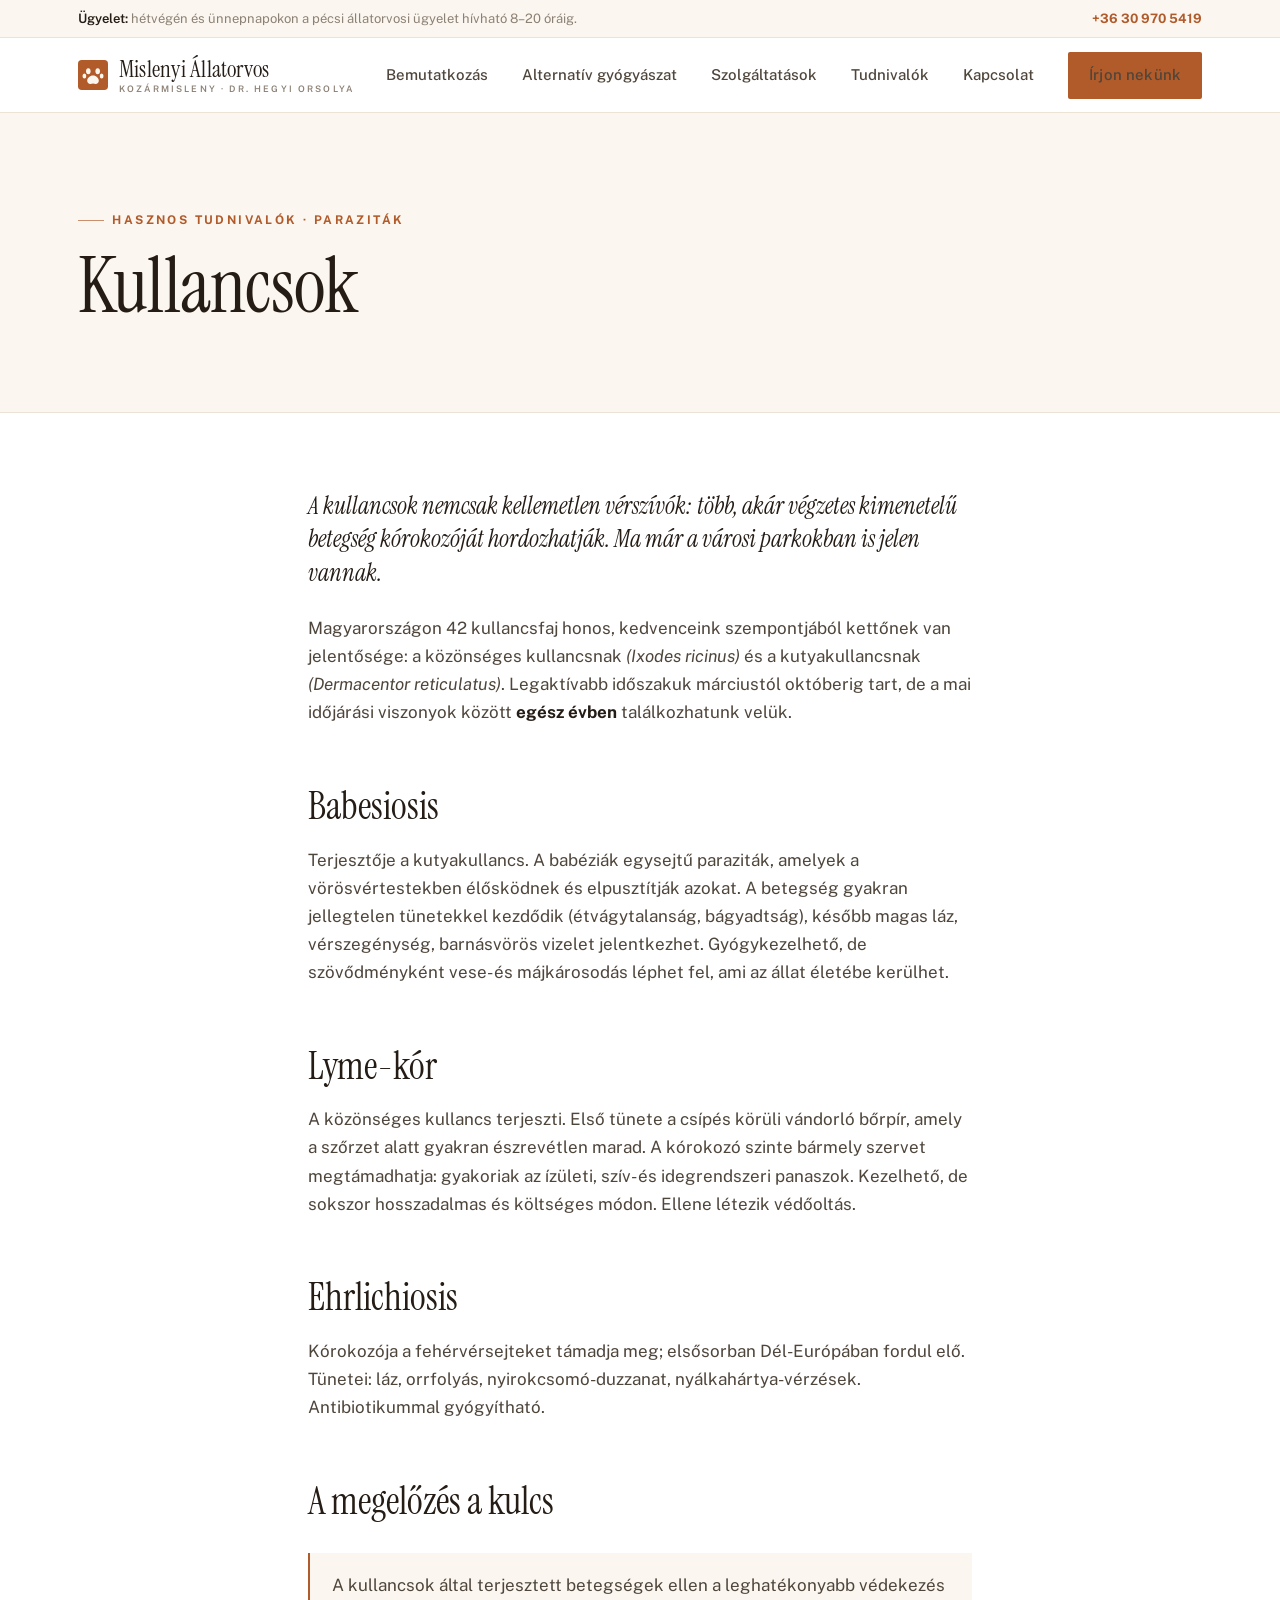
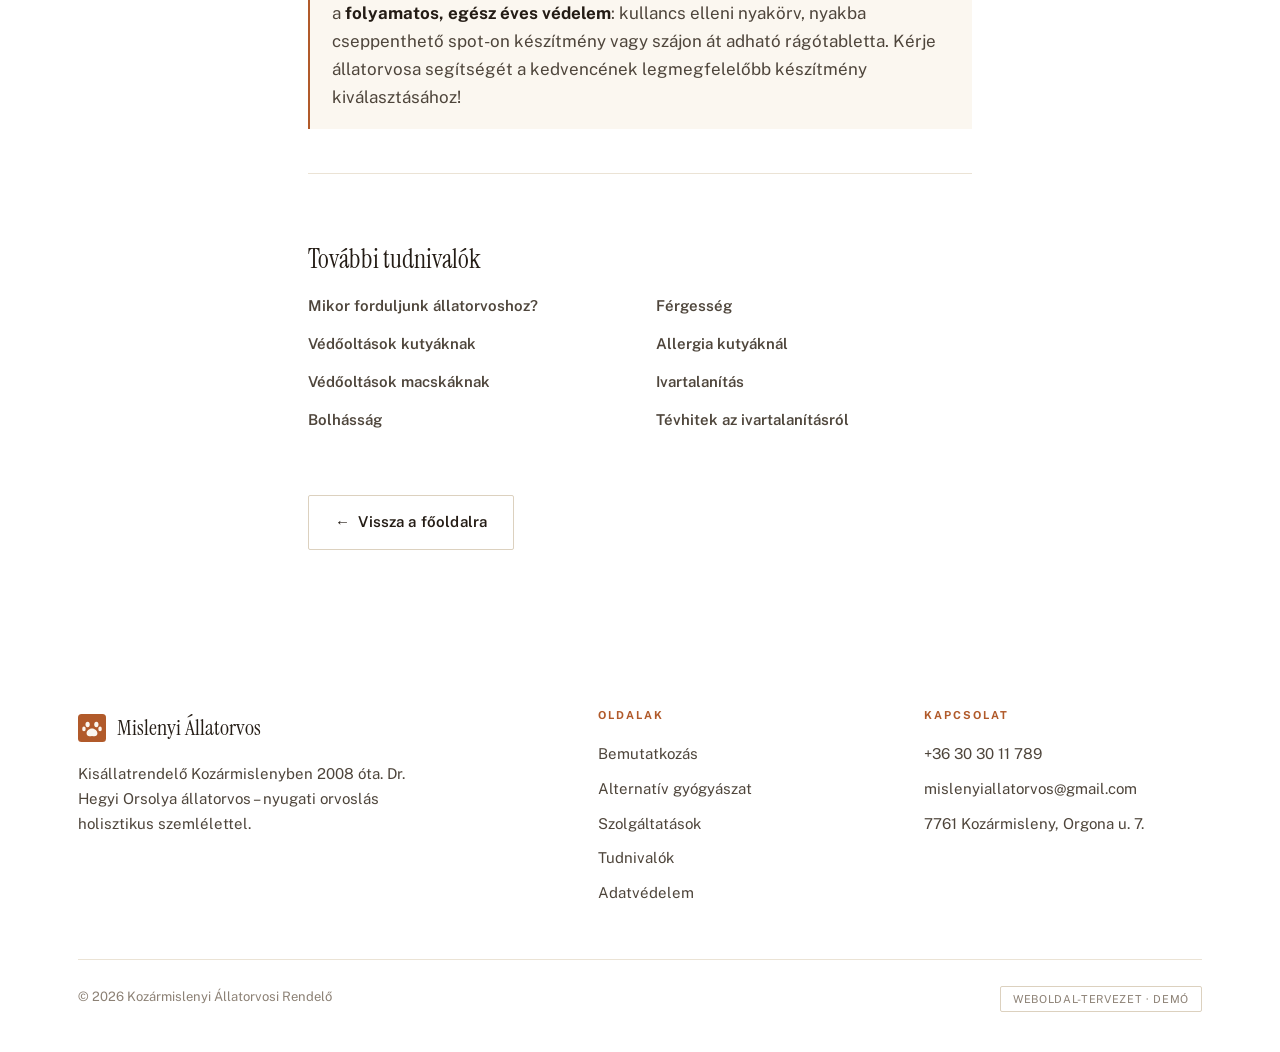
<file: cikkek/kullancsok.html>
<!DOCTYPE html>
<html lang="hu">
<head>
  <meta charset="utf-8">
  <meta name="viewport" content="width=device-width, initial-scale=1">
  <title>Kullancsok – Kozármislenyi Állatorvosi Rendelő</title>
  <link rel="preconnect" href="https://fonts.googleapis.com">
  <link rel="preconnect" href="https://fonts.gstatic.com" crossorigin>
  <link href="https://fonts.googleapis.com/css2?family=Instrument+Serif:ital@0;1&family=Public+Sans:ital,wght@0,400;0,500;0,600;0,700;1,400&display=swap" rel="stylesheet">
  <link rel="stylesheet" href="../css/style.css">
  <link rel="icon" href="data:image/svg+xml,%3Csvg xmlns='http://www.w3.org/2000/svg' viewBox='0 0 32 32'%3E%3Crect width='32' height='32' rx='4' fill='%23B15A2A'/%3E%3Cg fill='%23FBF7F0'%3E%3Cellipse cx='11' cy='12' rx='2.4' ry='3.2'/%3E%3Cellipse cx='21' cy='12' rx='2.4' ry='3.2'/%3E%3Cellipse cx='6.8' cy='17' rx='2' ry='2.7'/%3E%3Cellipse cx='25.2' cy='17' rx='2' ry='2.7'/%3E%3Cpath d='M16 16.5c3.4 0 6.2 2.8 6.2 5.6 0 2-1.5 3.4-3.4 3.4-1.1 0-2-.4-2.8-.4s-1.7.4-2.8.4c-1.9 0-3.4-1.4-3.4-3.4 0-2.8 2.8-5.6 6.2-5.6z'/%3E%3C/g%3E%3C/svg%3E">
</head>
<body>

  <div class="duty">
    <div class="wrap">
      <span><b>Ügyelet:</b> hétvégén és ünnepnapokon a pécsi állatorvosi ügyelet hívható 8–20 óráig.</span>
      <a href="tel:+36309705419">+36 30 970 5419</a>
    </div>
  </div>

  <header>
    <div class="wrap nav">
      <a class="brand" href="../index.html" aria-label="Kezdőlap">
        <svg class="mark" viewBox="0 0 32 32" aria-hidden="true"><rect width="32" height="32" rx="4" fill="#B15A2A"/><g fill="#FBF7F0"><ellipse cx="11" cy="12" rx="2.4" ry="3.2"/><ellipse cx="21" cy="12" rx="2.4" ry="3.2"/><ellipse cx="6.8" cy="17" rx="2" ry="2.7"/><ellipse cx="25.2" cy="17" rx="2" ry="2.7"/><path d="M16 16.5c3.4 0 6.2 2.8 6.2 5.6 0 2-1.5 3.4-3.4 3.4-1.1 0-2-.4-2.8-.4s-1.7.4-2.8.4c-1.9 0-3.4-1.4-3.4-3.4 0-2.8 2.8-5.6 6.2-5.6z"/></g></svg>
        <span class="bt">Mislenyi Állatorvos<small>Kozármisleny · Dr. Hegyi Orsolya</small></span>
      </a>
      <nav class="nav-links" id="nav-links" aria-label="Fő navigáció">
        <a href="../index.html#bemutatkozas">Bemutatkozás</a>
        <a href="../index.html#alternativ">Alternatív gyógyászat</a>
        <a href="../index.html#szolgaltatasok">Szolgáltatások</a>
        <a href="../index.html#tudnivalok">Tudnivalók</a>
        <a href="../index.html#kapcsolat">Kapcsolat</a>
        <a class="btn btn-fire nav-cta" href="../index.html#kapcsolat">Írjon nekünk</a>
      </nav>
      <button class="burger" id="burger" aria-label="Menü" aria-expanded="false" aria-controls="nav-links"><span></span><span></span><span></span></button>
    </div>
  </header>

  <main>
    <div class="article-hero">
      <div class="wrap">
        <span class="eyebrow">Hasznos tudnivalók · Paraziták</span>
        <h1>Kullancsok</h1>
      </div>
    </div>

    <article class="article-body">
      <p class="lead">A kullancsok nemcsak kellemetlen vérszívók: több, akár végzetes kimenetelű betegség kórokozóját hordozhatják. Ma már a városi parkokban is jelen vannak.</p>
      <p>Magyarországon 42 kullancsfaj honos, kedvenceink szempontjából kettőnek van jelentősége: a közönséges kullancsnak <em>(Ixodes ricinus)</em> és a kutyakullancsnak <em>(Dermacentor reticulatus)</em>. Legaktívabb időszakuk márciustól októberig tart, de a mai időjárási viszonyok között <strong>egész évben</strong> találkozhatunk velük.</p>
<h2>Babesiosis</h2>
<p>Terjesztője a kutyakullancs. A babéziák egysejtű paraziták, amelyek a vörösvértestekben élősködnek és elpusztítják azokat. A betegség gyakran jellegtelen tünetekkel kezdődik (étvágytalanság, bágyadtság), később magas láz, vérszegénység, barnásvörös vizelet jelentkezhet. Gyógykezelhető, de szövődményként vese- és májkárosodás léphet fel, ami az állat életébe kerülhet.</p>
<h2>Lyme-kór</h2>
<p>A közönséges kullancs terjeszti. Első tünete a csípés körüli vándorló bőrpír, amely a szőrzet alatt gyakran észrevétlen marad. A kórokozó szinte bármely szervet megtámadhatja: gyakoriak az ízületi, szív- és idegrendszeri panaszok. Kezelhető, de sokszor hosszadalmas és költséges módon. Ellene létezik védőoltás.</p>
<h2>Ehrlichiosis</h2>
<p>Kórokozója a fehérvérsejteket támadja meg; elsősorban Dél-Európában fordul elő. Tünetei: láz, orrfolyás, nyirokcsomó-duzzanat, nyálkahártya-vérzések. Antibiotikummal gyógyítható.</p>
<h2>A megelőzés a kulcs</h2>
<div class="callout"><p>A kullancsok által terjesztett betegségek ellen a leghatékonyabb védekezés a <strong>folyamatos, egész éves védelem</strong>: kullancs elleni nyakörv, nyakba cseppenthető spot-on készítmény vagy szájon át adható rágótabletta. Kérje állatorvosa segítségét a kedvencének legmegfelelőbb készítmény kiválasztásához!</p></div>

      <div class="related">
        <h2>További tudnivalók</h2>
        <ul>
          <li><a href="mikor-forduljunk-allatorvoshoz.html">Mikor forduljunk állatorvoshoz?</a></li>
          <li><a href="vedooltasok-kutyaknak.html">Védőoltások kutyáknak</a></li>
          <li><a href="vedooltasok-macskaknak.html">Védőoltások macskáknak</a></li>
          <li><a href="bolhassag.html">Bolhásság</a></li>
          <li><a href="fergesseg.html">Férgesség</a></li>
          <li><a href="allergia.html">Allergia kutyáknál</a></li>
          <li><a href="ivartalanitas.html">Ivartalanítás</a></li>
          <li><a href="tevhitek-az-ivartalanitasrol.html">Tévhitek az ivartalanításról</a></li>
        </ul>
      </div>
    </article>

    <div class="article-nav">
      <a class="btn btn-line" href="../index.html#tudnivalok"><span class="arr">←</span> Vissza a főoldalra</a>
    </div>
  </main>

  <footer>
    <div class="wrap">
      <div class="foot-grid">
        <div class="foot-col">
          <div class="foot-brand"><svg class="mark" viewBox="0 0 32 32" aria-hidden="true"><rect width="32" height="32" rx="4" fill="#B15A2A"/><g fill="#FBF7F0"><ellipse cx="11" cy="12" rx="2.4" ry="3.2"/><ellipse cx="21" cy="12" rx="2.4" ry="3.2"/><ellipse cx="6.8" cy="17" rx="2" ry="2.7"/><ellipse cx="25.2" cy="17" rx="2" ry="2.7"/><path d="M16 16.5c3.4 0 6.2 2.8 6.2 5.6 0 2-1.5 3.4-3.4 3.4-1.1 0-2-.4-2.8-.4s-1.7.4-2.8.4c-1.9 0-3.4-1.4-3.4-3.4 0-2.8 2.8-5.6 6.2-5.6z"/></g></svg><span class="bt">Mislenyi Állatorvos</span></div>
          <p>Kisállatrendelő Kozármislenyben 2008 óta. Dr. Hegyi Orsolya állatorvos – nyugati orvoslás holisztikus szemlélettel.</p>
        </div>
        <div class="foot-col">
          <h4>Oldalak</h4>
          <a href="../index.html#bemutatkozas">Bemutatkozás</a>
          <a href="../index.html#alternativ">Alternatív gyógyászat</a>
          <a href="../index.html#szolgaltatasok">Szolgáltatások</a>
          <a href="../index.html#tudnivalok">Tudnivalók</a>
          <a href="../adatvedelem.html">Adatvédelem</a>
        </div>
        <div class="foot-col">
          <h4>Kapcsolat</h4>
          <a href="tel:+36303011789">+36 30 30 11 789</a>
          <a href="mailto:mislenyiallatorvos@gmail.com">mislenyiallatorvos@gmail.com</a>
          <a href="https://www.google.com/maps?q=7761%20Koz%C3%A1rmisleny%2C%20Orgona%20u.%207" target="_blank" rel="noopener">7761 Kozármisleny, Orgona u. 7.</a>
        </div>
      </div>
      <div class="foot-bottom">
        <span>© 2026 Kozármislenyi Állatorvosi Rendelő</span>
        <span class="demo-badge">Weboldal-tervezet · demó</span>
      </div>
    </div>
  </footer>

  <script src="../js/main.js"></script>
</body>
</html>
</file>
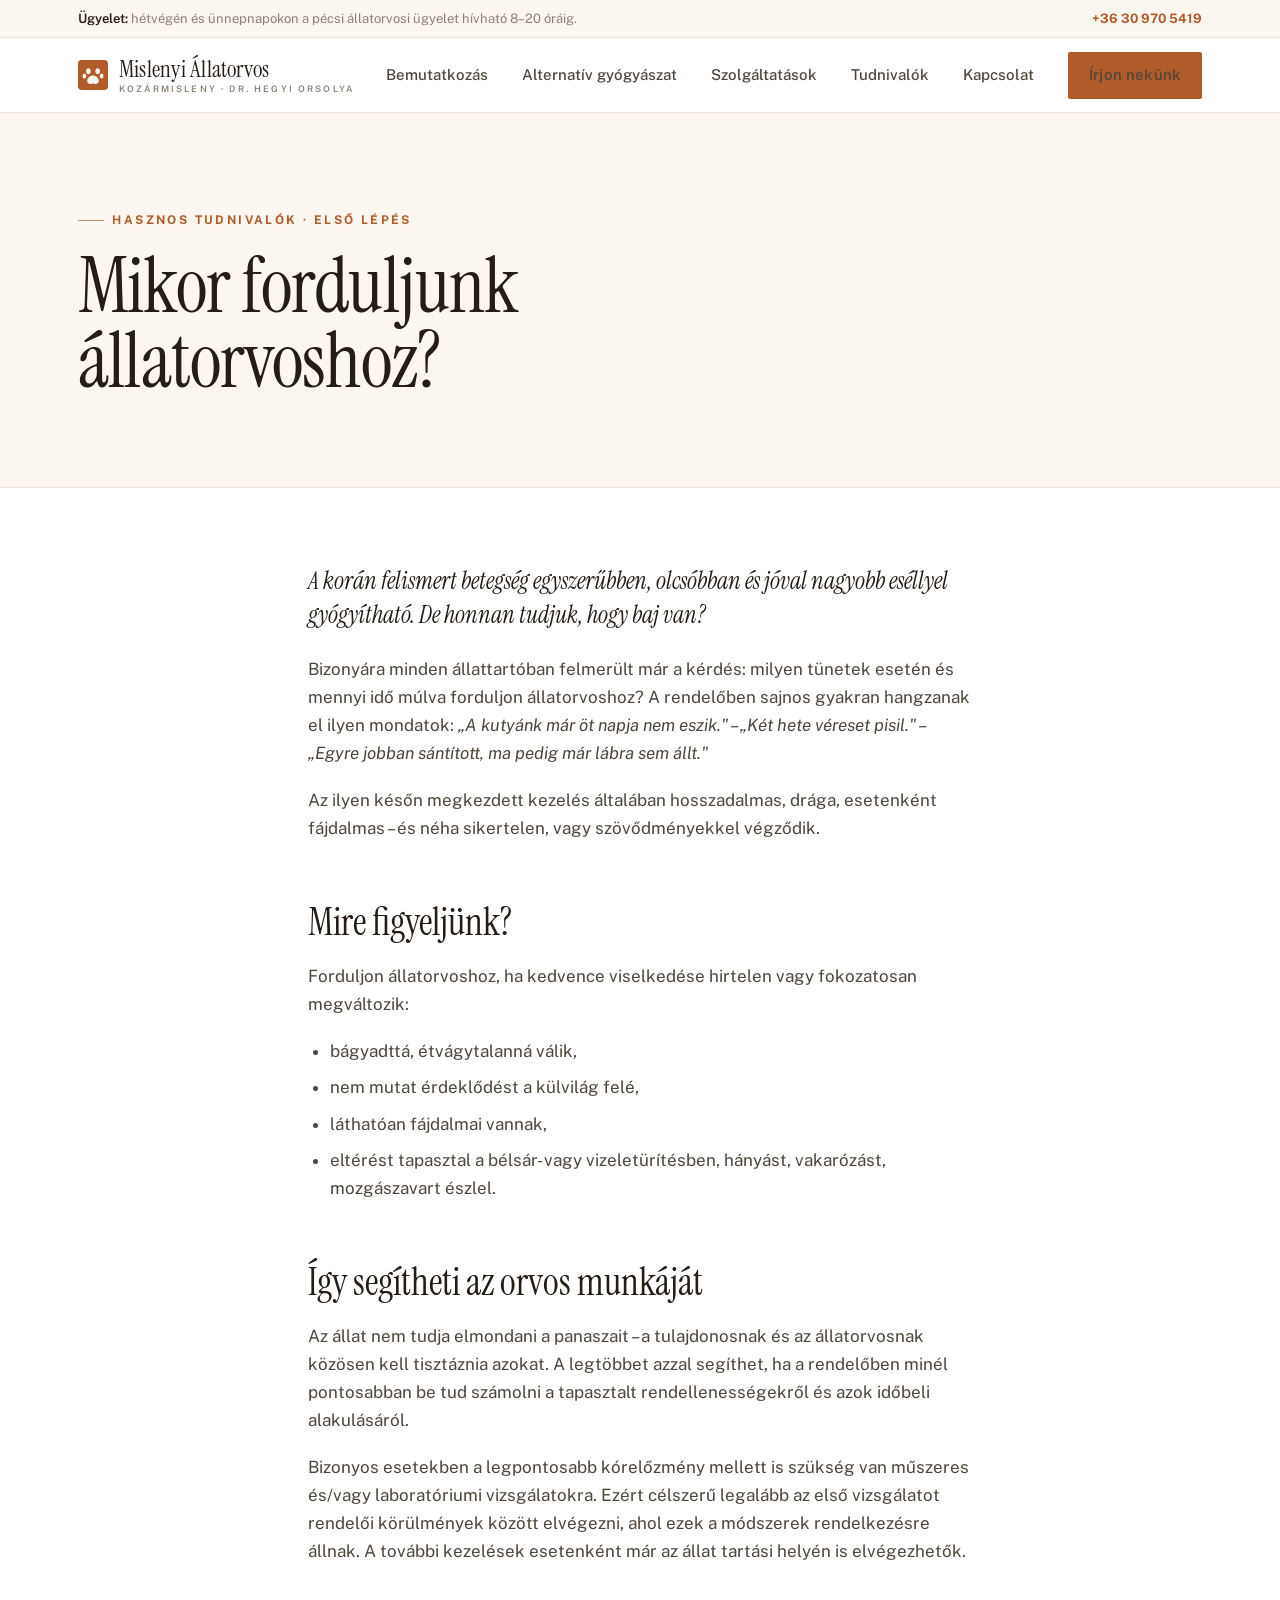
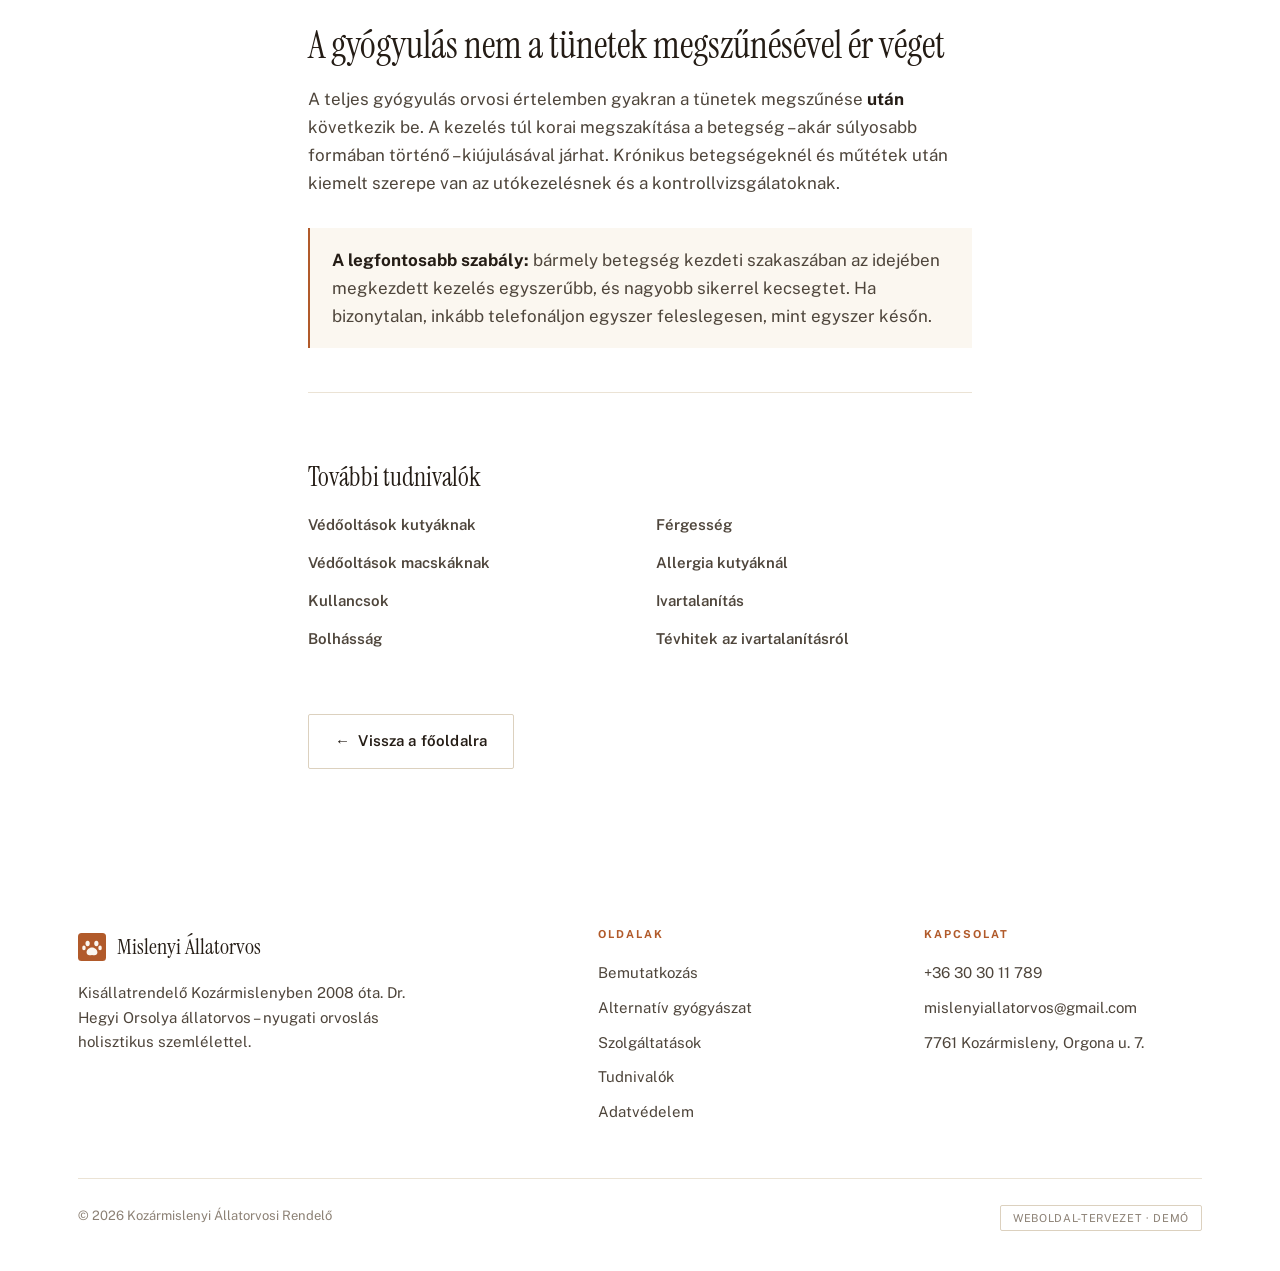
<file: cikkek/mikor-forduljunk-allatorvoshoz.html>
<!DOCTYPE html>
<html lang="hu">
<head>
  <meta charset="utf-8">
  <meta name="viewport" content="width=device-width, initial-scale=1">
  <title>Mikor forduljunk állatorvoshoz? – Kozármislenyi Állatorvosi Rendelő</title>
  <link rel="preconnect" href="https://fonts.googleapis.com">
  <link rel="preconnect" href="https://fonts.gstatic.com" crossorigin>
  <link href="https://fonts.googleapis.com/css2?family=Instrument+Serif:ital@0;1&family=Public+Sans:ital,wght@0,400;0,500;0,600;0,700;1,400&display=swap" rel="stylesheet">
  <link rel="stylesheet" href="../css/style.css">
  <link rel="icon" href="data:image/svg+xml,%3Csvg xmlns='http://www.w3.org/2000/svg' viewBox='0 0 32 32'%3E%3Crect width='32' height='32' rx='4' fill='%23B15A2A'/%3E%3Cg fill='%23FBF7F0'%3E%3Cellipse cx='11' cy='12' rx='2.4' ry='3.2'/%3E%3Cellipse cx='21' cy='12' rx='2.4' ry='3.2'/%3E%3Cellipse cx='6.8' cy='17' rx='2' ry='2.7'/%3E%3Cellipse cx='25.2' cy='17' rx='2' ry='2.7'/%3E%3Cpath d='M16 16.5c3.4 0 6.2 2.8 6.2 5.6 0 2-1.5 3.4-3.4 3.4-1.1 0-2-.4-2.8-.4s-1.7.4-2.8.4c-1.9 0-3.4-1.4-3.4-3.4 0-2.8 2.8-5.6 6.2-5.6z'/%3E%3C/g%3E%3C/svg%3E">
</head>
<body>

  <div class="duty">
    <div class="wrap">
      <span><b>Ügyelet:</b> hétvégén és ünnepnapokon a pécsi állatorvosi ügyelet hívható 8–20 óráig.</span>
      <a href="tel:+36309705419">+36 30 970 5419</a>
    </div>
  </div>

  <header>
    <div class="wrap nav">
      <a class="brand" href="../index.html" aria-label="Kezdőlap">
        <svg class="mark" viewBox="0 0 32 32" aria-hidden="true"><rect width="32" height="32" rx="4" fill="#B15A2A"/><g fill="#FBF7F0"><ellipse cx="11" cy="12" rx="2.4" ry="3.2"/><ellipse cx="21" cy="12" rx="2.4" ry="3.2"/><ellipse cx="6.8" cy="17" rx="2" ry="2.7"/><ellipse cx="25.2" cy="17" rx="2" ry="2.7"/><path d="M16 16.5c3.4 0 6.2 2.8 6.2 5.6 0 2-1.5 3.4-3.4 3.4-1.1 0-2-.4-2.8-.4s-1.7.4-2.8.4c-1.9 0-3.4-1.4-3.4-3.4 0-2.8 2.8-5.6 6.2-5.6z"/></g></svg>
        <span class="bt">Mislenyi Állatorvos<small>Kozármisleny · Dr. Hegyi Orsolya</small></span>
      </a>
      <nav class="nav-links" id="nav-links" aria-label="Fő navigáció">
        <a href="../index.html#bemutatkozas">Bemutatkozás</a>
        <a href="../index.html#alternativ">Alternatív gyógyászat</a>
        <a href="../index.html#szolgaltatasok">Szolgáltatások</a>
        <a href="../index.html#tudnivalok">Tudnivalók</a>
        <a href="../index.html#kapcsolat">Kapcsolat</a>
        <a class="btn btn-fire nav-cta" href="../index.html#kapcsolat">Írjon nekünk</a>
      </nav>
      <button class="burger" id="burger" aria-label="Menü" aria-expanded="false" aria-controls="nav-links"><span></span><span></span><span></span></button>
    </div>
  </header>

  <main>
    <div class="article-hero">
      <div class="wrap">
        <span class="eyebrow">Hasznos tudnivalók · Első lépés</span>
        <h1>Mikor forduljunk állatorvoshoz?</h1>
      </div>
    </div>

    <article class="article-body">
      <p class="lead">A korán felismert betegség egyszerűbben, olcsóbban és jóval nagyobb eséllyel gyógyítható. De honnan tudjuk, hogy baj van?</p>
      <p>Bizonyára minden állattartóban felmerült már a kérdés: milyen tünetek esetén és mennyi idő múlva forduljon állatorvoshoz? A rendelőben sajnos gyakran hangzanak el ilyen mondatok: <em>„A kutyánk már öt napja nem eszik."</em> – <em>„Két hete véreset pisil."</em> – <em>„Egyre jobban sántított, ma pedig már lábra sem állt."</em></p>
<p>Az ilyen későn megkezdett kezelés általában hosszadalmas, drága, esetenként fájdalmas – és néha sikertelen, vagy szövődményekkel végződik.</p>
<h2>Mire figyeljünk?</h2>
<p>Forduljon állatorvoshoz, ha kedvence viselkedése hirtelen vagy fokozatosan megváltozik:</p>
<ul>
<li>bágyadttá, étvágytalanná válik,</li>
<li>nem mutat érdeklődést a külvilág felé,</li>
<li>láthatóan fájdalmai vannak,</li>
<li>eltérést tapasztal a bélsár- vagy vizeletürítésben, hányást, vakarózást, mozgászavart észlel.</li>
</ul>
<h2>Így segítheti az orvos munkáját</h2>
<p>Az állat nem tudja elmondani a panaszait – a tulajdonosnak és az állatorvosnak közösen kell tisztáznia azokat. A legtöbbet azzal segíthet, ha a rendelőben minél pontosabban be tud számolni a tapasztalt rendellenességekről és azok időbeli alakulásáról.</p>
<p>Bizonyos esetekben a legpontosabb kórelőzmény mellett is szükség van műszeres és/vagy laboratóriumi vizsgálatokra. Ezért célszerű legalább az első vizsgálatot rendelői körülmények között elvégezni, ahol ezek a módszerek rendelkezésre állnak. A további kezelések esetenként már az állat tartási helyén is elvégezhetők.</p>
<h2>A gyógyulás nem a tünetek megszűnésével ér véget</h2>
<p>A teljes gyógyulás orvosi értelemben gyakran a tünetek megszűnése <strong>után</strong> következik be. A kezelés túl korai megszakítása a betegség – akár súlyosabb formában történő – kiújulásával járhat. Krónikus betegségeknél és műtétek után kiemelt szerepe van az utókezelésnek és a kontrollvizsgálatoknak.</p>
<div class="callout"><p><strong>A legfontosabb szabály:</strong> bármely betegség kezdeti szakaszában az idejében megkezdett kezelés egyszerűbb, és nagyobb sikerrel kecsegtet. Ha bizonytalan, inkább telefonáljon egyszer feleslegesen, mint egyszer későn.</p></div>

      <div class="related">
        <h2>További tudnivalók</h2>
        <ul>
          <li><a href="vedooltasok-kutyaknak.html">Védőoltások kutyáknak</a></li>
          <li><a href="vedooltasok-macskaknak.html">Védőoltások macskáknak</a></li>
          <li><a href="kullancsok.html">Kullancsok</a></li>
          <li><a href="bolhassag.html">Bolhásság</a></li>
          <li><a href="fergesseg.html">Férgesség</a></li>
          <li><a href="allergia.html">Allergia kutyáknál</a></li>
          <li><a href="ivartalanitas.html">Ivartalanítás</a></li>
          <li><a href="tevhitek-az-ivartalanitasrol.html">Tévhitek az ivartalanításról</a></li>
        </ul>
      </div>
    </article>

    <div class="article-nav">
      <a class="btn btn-line" href="../index.html#tudnivalok"><span class="arr">←</span> Vissza a főoldalra</a>
    </div>
  </main>

  <footer>
    <div class="wrap">
      <div class="foot-grid">
        <div class="foot-col">
          <div class="foot-brand"><svg class="mark" viewBox="0 0 32 32" aria-hidden="true"><rect width="32" height="32" rx="4" fill="#B15A2A"/><g fill="#FBF7F0"><ellipse cx="11" cy="12" rx="2.4" ry="3.2"/><ellipse cx="21" cy="12" rx="2.4" ry="3.2"/><ellipse cx="6.8" cy="17" rx="2" ry="2.7"/><ellipse cx="25.2" cy="17" rx="2" ry="2.7"/><path d="M16 16.5c3.4 0 6.2 2.8 6.2 5.6 0 2-1.5 3.4-3.4 3.4-1.1 0-2-.4-2.8-.4s-1.7.4-2.8.4c-1.9 0-3.4-1.4-3.4-3.4 0-2.8 2.8-5.6 6.2-5.6z"/></g></svg><span class="bt">Mislenyi Állatorvos</span></div>
          <p>Kisállatrendelő Kozármislenyben 2008 óta. Dr. Hegyi Orsolya állatorvos – nyugati orvoslás holisztikus szemlélettel.</p>
        </div>
        <div class="foot-col">
          <h4>Oldalak</h4>
          <a href="../index.html#bemutatkozas">Bemutatkozás</a>
          <a href="../index.html#alternativ">Alternatív gyógyászat</a>
          <a href="../index.html#szolgaltatasok">Szolgáltatások</a>
          <a href="../index.html#tudnivalok">Tudnivalók</a>
          <a href="../adatvedelem.html">Adatvédelem</a>
        </div>
        <div class="foot-col">
          <h4>Kapcsolat</h4>
          <a href="tel:+36303011789">+36 30 30 11 789</a>
          <a href="mailto:mislenyiallatorvos@gmail.com">mislenyiallatorvos@gmail.com</a>
          <a href="https://www.google.com/maps?q=7761%20Koz%C3%A1rmisleny%2C%20Orgona%20u.%207" target="_blank" rel="noopener">7761 Kozármisleny, Orgona u. 7.</a>
        </div>
      </div>
      <div class="foot-bottom">
        <span>© 2026 Kozármislenyi Állatorvosi Rendelő</span>
        <span class="demo-badge">Weboldal-tervezet · demó</span>
      </div>
    </div>
  </footer>

  <script src="../js/main.js"></script>
</body>
</html>
</file>
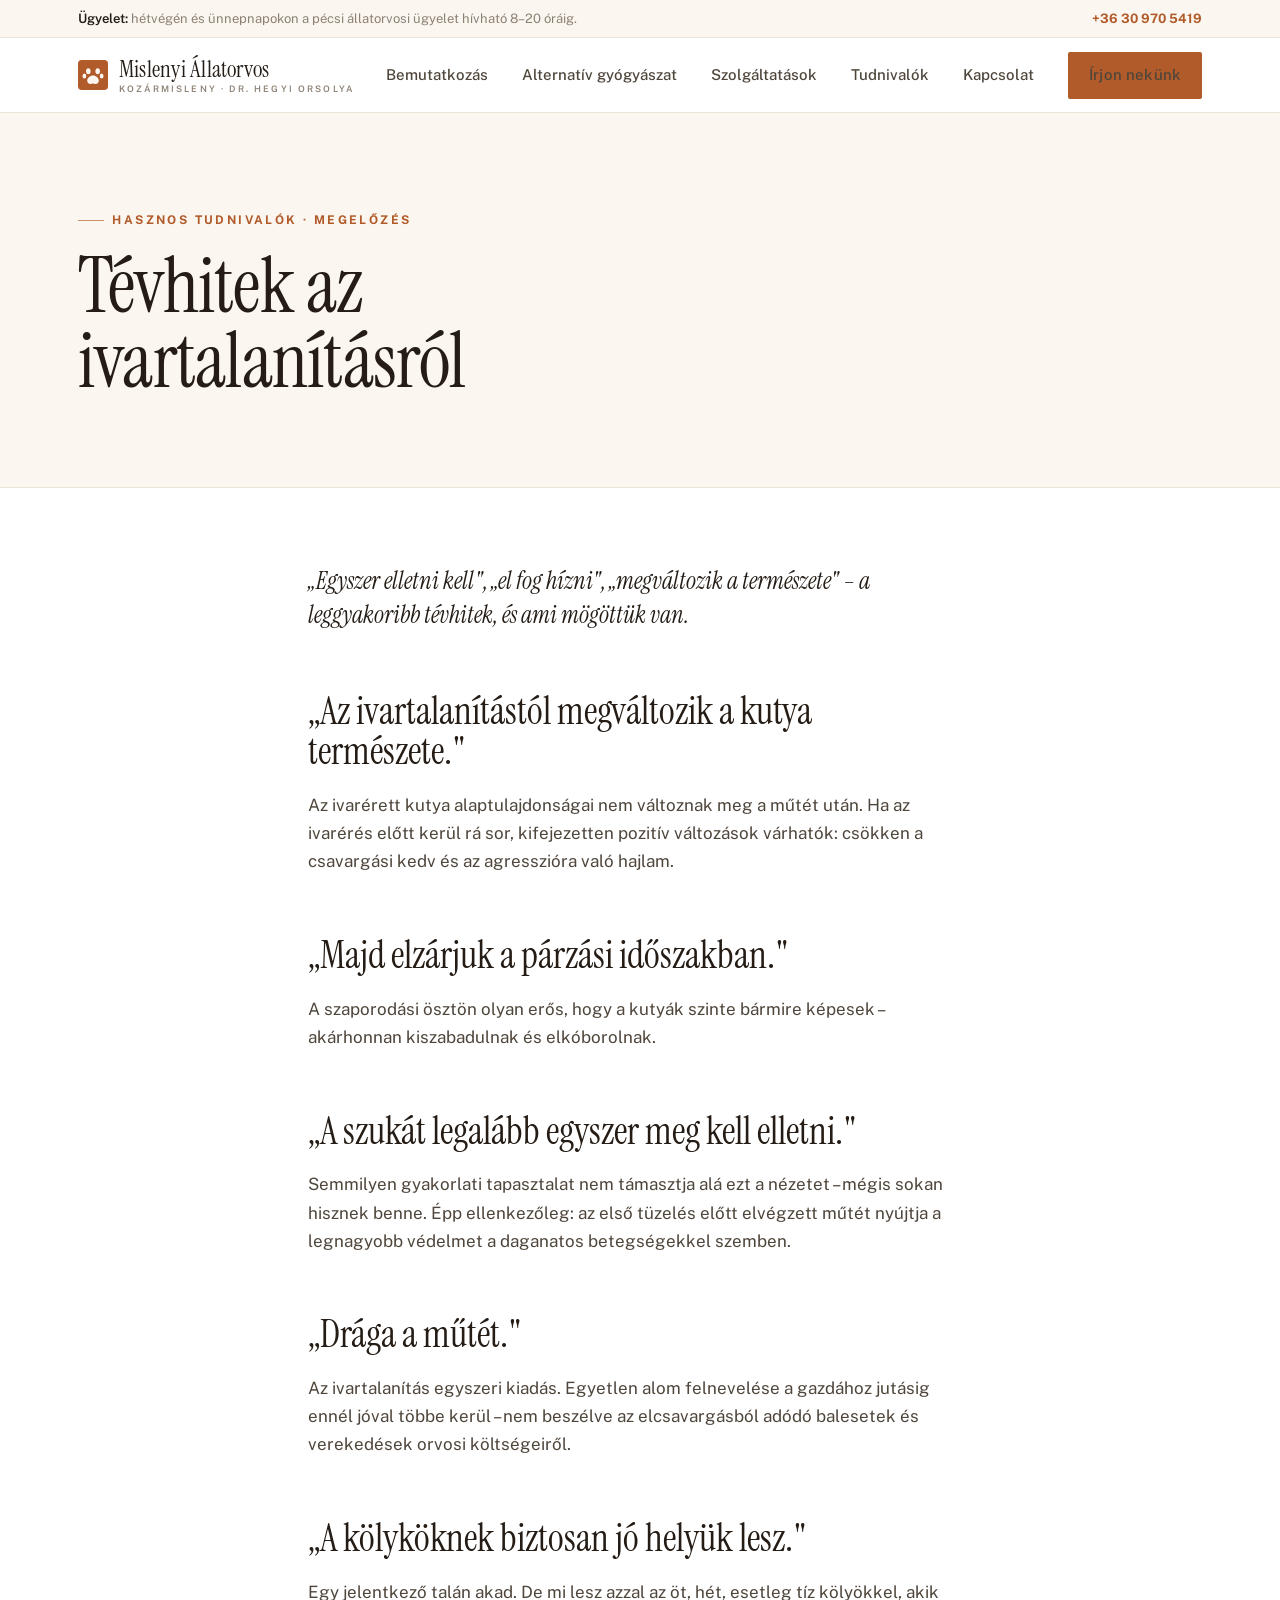
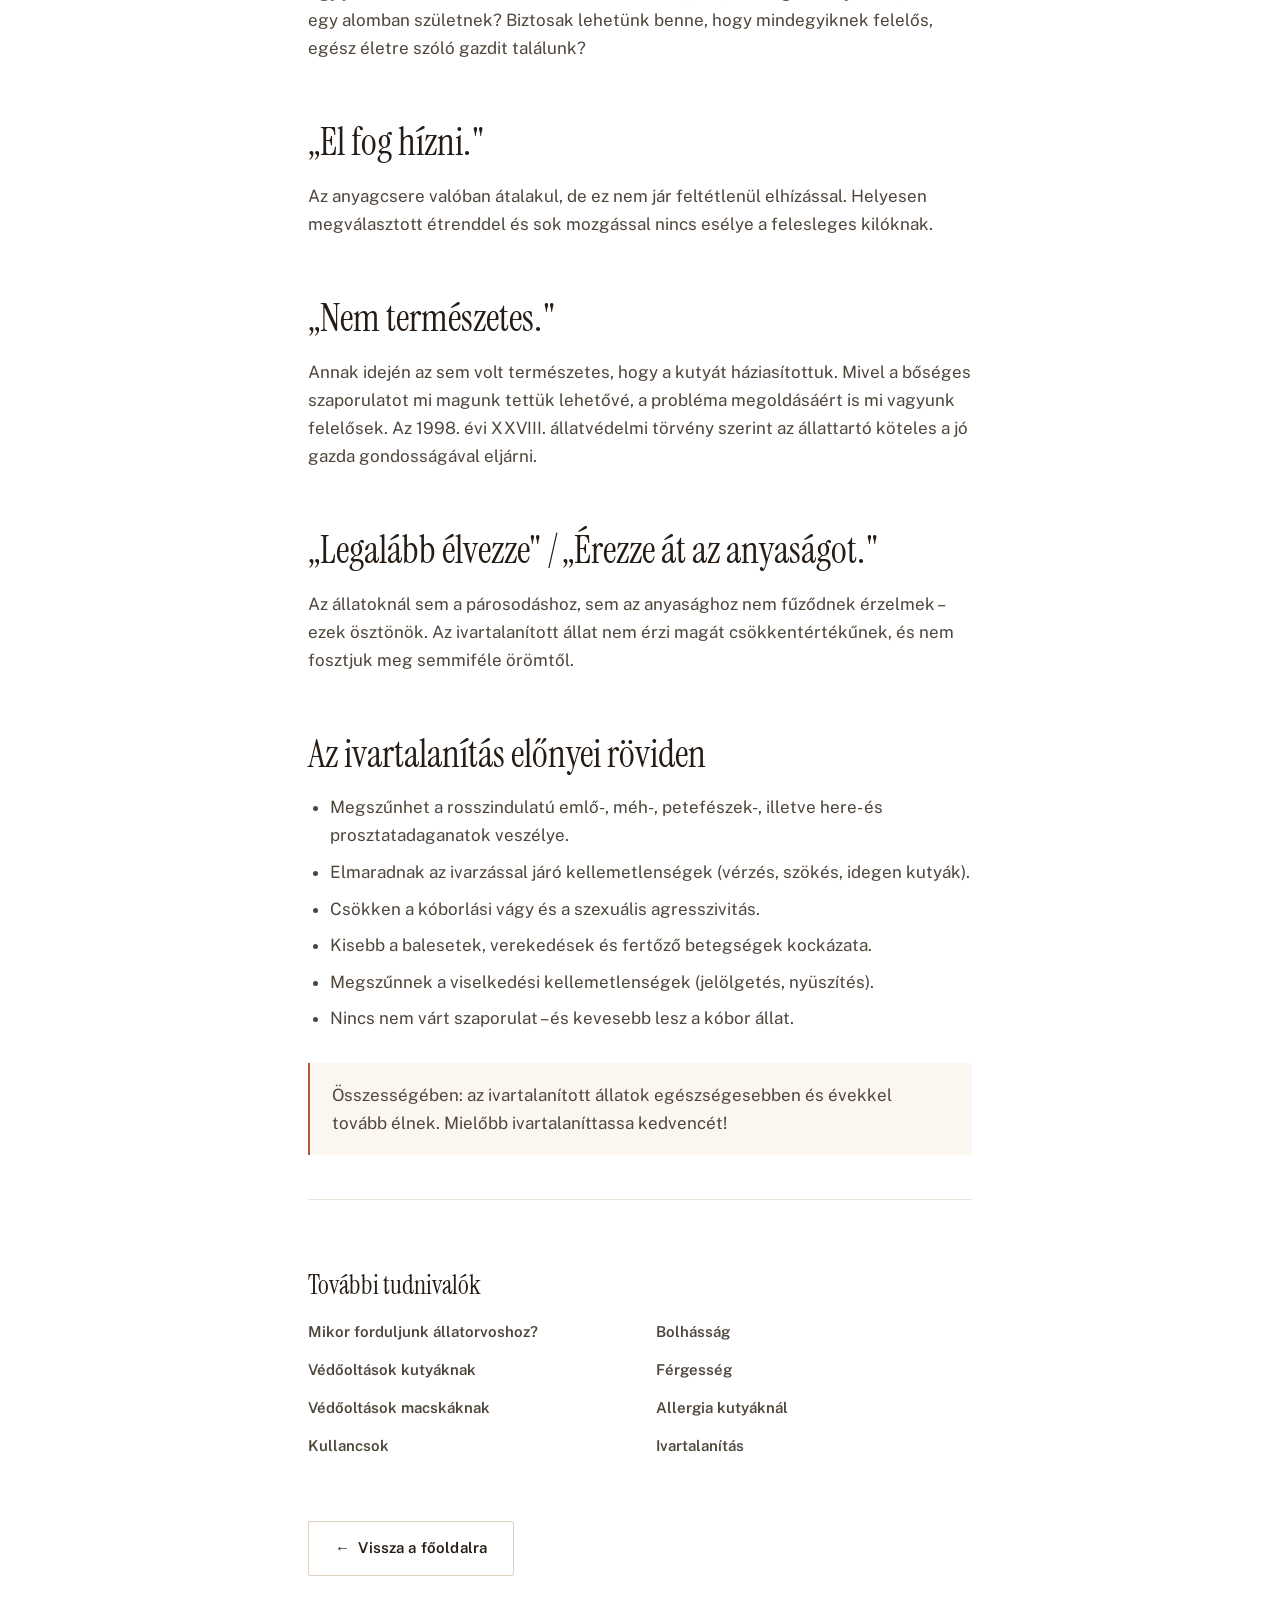
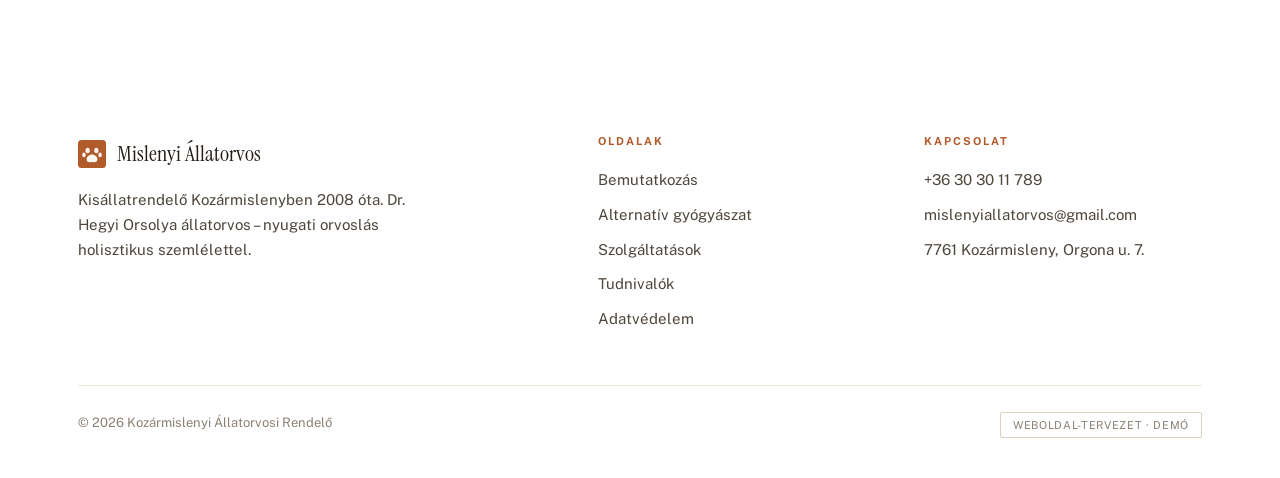
<file: cikkek/tevhitek-az-ivartalanitasrol.html>
<!DOCTYPE html>
<html lang="hu">
<head>
  <meta charset="utf-8">
  <meta name="viewport" content="width=device-width, initial-scale=1">
  <title>Tévhitek az ivartalanításról – Kozármislenyi Állatorvosi Rendelő</title>
  <link rel="preconnect" href="https://fonts.googleapis.com">
  <link rel="preconnect" href="https://fonts.gstatic.com" crossorigin>
  <link href="https://fonts.googleapis.com/css2?family=Instrument+Serif:ital@0;1&family=Public+Sans:ital,wght@0,400;0,500;0,600;0,700;1,400&display=swap" rel="stylesheet">
  <link rel="stylesheet" href="../css/style.css">
  <link rel="icon" href="data:image/svg+xml,%3Csvg xmlns='http://www.w3.org/2000/svg' viewBox='0 0 32 32'%3E%3Crect width='32' height='32' rx='4' fill='%23B15A2A'/%3E%3Cg fill='%23FBF7F0'%3E%3Cellipse cx='11' cy='12' rx='2.4' ry='3.2'/%3E%3Cellipse cx='21' cy='12' rx='2.4' ry='3.2'/%3E%3Cellipse cx='6.8' cy='17' rx='2' ry='2.7'/%3E%3Cellipse cx='25.2' cy='17' rx='2' ry='2.7'/%3E%3Cpath d='M16 16.5c3.4 0 6.2 2.8 6.2 5.6 0 2-1.5 3.4-3.4 3.4-1.1 0-2-.4-2.8-.4s-1.7.4-2.8.4c-1.9 0-3.4-1.4-3.4-3.4 0-2.8 2.8-5.6 6.2-5.6z'/%3E%3C/g%3E%3C/svg%3E">
</head>
<body>

  <div class="duty">
    <div class="wrap">
      <span><b>Ügyelet:</b> hétvégén és ünnepnapokon a pécsi állatorvosi ügyelet hívható 8–20 óráig.</span>
      <a href="tel:+36309705419">+36 30 970 5419</a>
    </div>
  </div>

  <header>
    <div class="wrap nav">
      <a class="brand" href="../index.html" aria-label="Kezdőlap">
        <svg class="mark" viewBox="0 0 32 32" aria-hidden="true"><rect width="32" height="32" rx="4" fill="#B15A2A"/><g fill="#FBF7F0"><ellipse cx="11" cy="12" rx="2.4" ry="3.2"/><ellipse cx="21" cy="12" rx="2.4" ry="3.2"/><ellipse cx="6.8" cy="17" rx="2" ry="2.7"/><ellipse cx="25.2" cy="17" rx="2" ry="2.7"/><path d="M16 16.5c3.4 0 6.2 2.8 6.2 5.6 0 2-1.5 3.4-3.4 3.4-1.1 0-2-.4-2.8-.4s-1.7.4-2.8.4c-1.9 0-3.4-1.4-3.4-3.4 0-2.8 2.8-5.6 6.2-5.6z"/></g></svg>
        <span class="bt">Mislenyi Állatorvos<small>Kozármisleny · Dr. Hegyi Orsolya</small></span>
      </a>
      <nav class="nav-links" id="nav-links" aria-label="Fő navigáció">
        <a href="../index.html#bemutatkozas">Bemutatkozás</a>
        <a href="../index.html#alternativ">Alternatív gyógyászat</a>
        <a href="../index.html#szolgaltatasok">Szolgáltatások</a>
        <a href="../index.html#tudnivalok">Tudnivalók</a>
        <a href="../index.html#kapcsolat">Kapcsolat</a>
        <a class="btn btn-fire nav-cta" href="../index.html#kapcsolat">Írjon nekünk</a>
      </nav>
      <button class="burger" id="burger" aria-label="Menü" aria-expanded="false" aria-controls="nav-links"><span></span><span></span><span></span></button>
    </div>
  </header>

  <main>
    <div class="article-hero">
      <div class="wrap">
        <span class="eyebrow">Hasznos tudnivalók · Megelőzés</span>
        <h1>Tévhitek az ivartalanításról</h1>
      </div>
    </div>

    <article class="article-body">
      <p class="lead">„Egyszer elletni kell", „el fog hízni", „megváltozik a természete" – a leggyakoribb tévhitek, és ami mögöttük van.</p>
      <h2>„Az ivartalanítástól megváltozik a kutya természete."</h2>
<p>Az ivarérett kutya alaptulajdonságai nem változnak meg a műtét után. Ha az ivarérés előtt kerül rá sor, kifejezetten pozitív változások várhatók: csökken a csavargási kedv és az agresszióra való hajlam.</p>
<h2>„Majd elzárjuk a párzási időszakban."</h2>
<p>A szaporodási ösztön olyan erős, hogy a kutyák szinte bármire képesek – akárhonnan kiszabadulnak és elkóborolnak.</p>
<h2>„A szukát legalább egyszer meg kell elletni."</h2>
<p>Semmilyen gyakorlati tapasztalat nem támasztja alá ezt a nézetet – mégis sokan hisznek benne. Épp ellenkezőleg: az első tüzelés előtt elvégzett műtét nyújtja a legnagyobb védelmet a daganatos betegségekkel szemben.</p>
<h2>„Drága a műtét."</h2>
<p>Az ivartalanítás egyszeri kiadás. Egyetlen alom felnevelése a gazdához jutásig ennél jóval többe kerül – nem beszélve az elcsavargásból adódó balesetek és verekedések orvosi költségeiről.</p>
<h2>„A kölyköknek biztosan jó helyük lesz."</h2>
<p>Egy jelentkező talán akad. De mi lesz azzal az öt, hét, esetleg tíz kölyökkel, akik egy alomban születnek? Biztosak lehetünk benne, hogy mindegyiknek felelős, egész életre szóló gazdit találunk?</p>
<h2>„El fog hízni."</h2>
<p>Az anyagcsere valóban átalakul, de ez nem jár feltétlenül elhízással. Helyesen megválasztott étrenddel és sok mozgással nincs esélye a felesleges kilóknak.</p>
<h2>„Nem természetes."</h2>
<p>Annak idején az sem volt természetes, hogy a kutyát háziasítottuk. Mivel a bőséges szaporulatot mi magunk tettük lehetővé, a probléma megoldásáért is mi vagyunk felelősek. Az 1998. évi XXVIII. állatvédelmi törvény szerint az állattartó köteles a jó gazda gondosságával eljárni.</p>
<h2>„Legalább élvezze" / „Érezze át az anyaságot."</h2>
<p>Az állatoknál sem a párosodáshoz, sem az anyasághoz nem fűződnek érzelmek – ezek ösztönök. Az ivartalanított állat nem érzi magát csökkentértékűnek, és nem fosztjuk meg semmiféle örömtől.</p>
<h2>Az ivartalanítás előnyei röviden</h2>
<ul>
<li>Megszűnhet a rosszindulatú emlő-, méh-, petefészek-, illetve here- és prosztatadaganatok veszélye.</li>
<li>Elmaradnak az ivarzással járó kellemetlenségek (vérzés, szökés, idegen kutyák).</li>
<li>Csökken a kóborlási vágy és a szexuális agresszivitás.</li>
<li>Kisebb a balesetek, verekedések és fertőző betegségek kockázata.</li>
<li>Megszűnnek a viselkedési kellemetlenségek (jelölgetés, nyüszítés).</li>
<li>Nincs nem várt szaporulat – és kevesebb lesz a kóbor állat.</li>
</ul>
<div class="callout"><p>Összességében: az ivartalanított állatok egészségesebben és évekkel tovább élnek. Mielőbb ivartalaníttassa kedvencét!</p></div>

      <div class="related">
        <h2>További tudnivalók</h2>
        <ul>
          <li><a href="mikor-forduljunk-allatorvoshoz.html">Mikor forduljunk állatorvoshoz?</a></li>
          <li><a href="vedooltasok-kutyaknak.html">Védőoltások kutyáknak</a></li>
          <li><a href="vedooltasok-macskaknak.html">Védőoltások macskáknak</a></li>
          <li><a href="kullancsok.html">Kullancsok</a></li>
          <li><a href="bolhassag.html">Bolhásság</a></li>
          <li><a href="fergesseg.html">Férgesség</a></li>
          <li><a href="allergia.html">Allergia kutyáknál</a></li>
          <li><a href="ivartalanitas.html">Ivartalanítás</a></li>
        </ul>
      </div>
    </article>

    <div class="article-nav">
      <a class="btn btn-line" href="../index.html#tudnivalok"><span class="arr">←</span> Vissza a főoldalra</a>
    </div>
  </main>

  <footer>
    <div class="wrap">
      <div class="foot-grid">
        <div class="foot-col">
          <div class="foot-brand"><svg class="mark" viewBox="0 0 32 32" aria-hidden="true"><rect width="32" height="32" rx="4" fill="#B15A2A"/><g fill="#FBF7F0"><ellipse cx="11" cy="12" rx="2.4" ry="3.2"/><ellipse cx="21" cy="12" rx="2.4" ry="3.2"/><ellipse cx="6.8" cy="17" rx="2" ry="2.7"/><ellipse cx="25.2" cy="17" rx="2" ry="2.7"/><path d="M16 16.5c3.4 0 6.2 2.8 6.2 5.6 0 2-1.5 3.4-3.4 3.4-1.1 0-2-.4-2.8-.4s-1.7.4-2.8.4c-1.9 0-3.4-1.4-3.4-3.4 0-2.8 2.8-5.6 6.2-5.6z"/></g></svg><span class="bt">Mislenyi Állatorvos</span></div>
          <p>Kisállatrendelő Kozármislenyben 2008 óta. Dr. Hegyi Orsolya állatorvos – nyugati orvoslás holisztikus szemlélettel.</p>
        </div>
        <div class="foot-col">
          <h4>Oldalak</h4>
          <a href="../index.html#bemutatkozas">Bemutatkozás</a>
          <a href="../index.html#alternativ">Alternatív gyógyászat</a>
          <a href="../index.html#szolgaltatasok">Szolgáltatások</a>
          <a href="../index.html#tudnivalok">Tudnivalók</a>
          <a href="../adatvedelem.html">Adatvédelem</a>
        </div>
        <div class="foot-col">
          <h4>Kapcsolat</h4>
          <a href="tel:+36303011789">+36 30 30 11 789</a>
          <a href="mailto:mislenyiallatorvos@gmail.com">mislenyiallatorvos@gmail.com</a>
          <a href="https://www.google.com/maps?q=7761%20Koz%C3%A1rmisleny%2C%20Orgona%20u.%207" target="_blank" rel="noopener">7761 Kozármisleny, Orgona u. 7.</a>
        </div>
      </div>
      <div class="foot-bottom">
        <span>© 2026 Kozármislenyi Állatorvosi Rendelő</span>
        <span class="demo-badge">Weboldal-tervezet · demó</span>
      </div>
    </div>
  </footer>

  <script src="../js/main.js"></script>
</body>
</html>
</file>
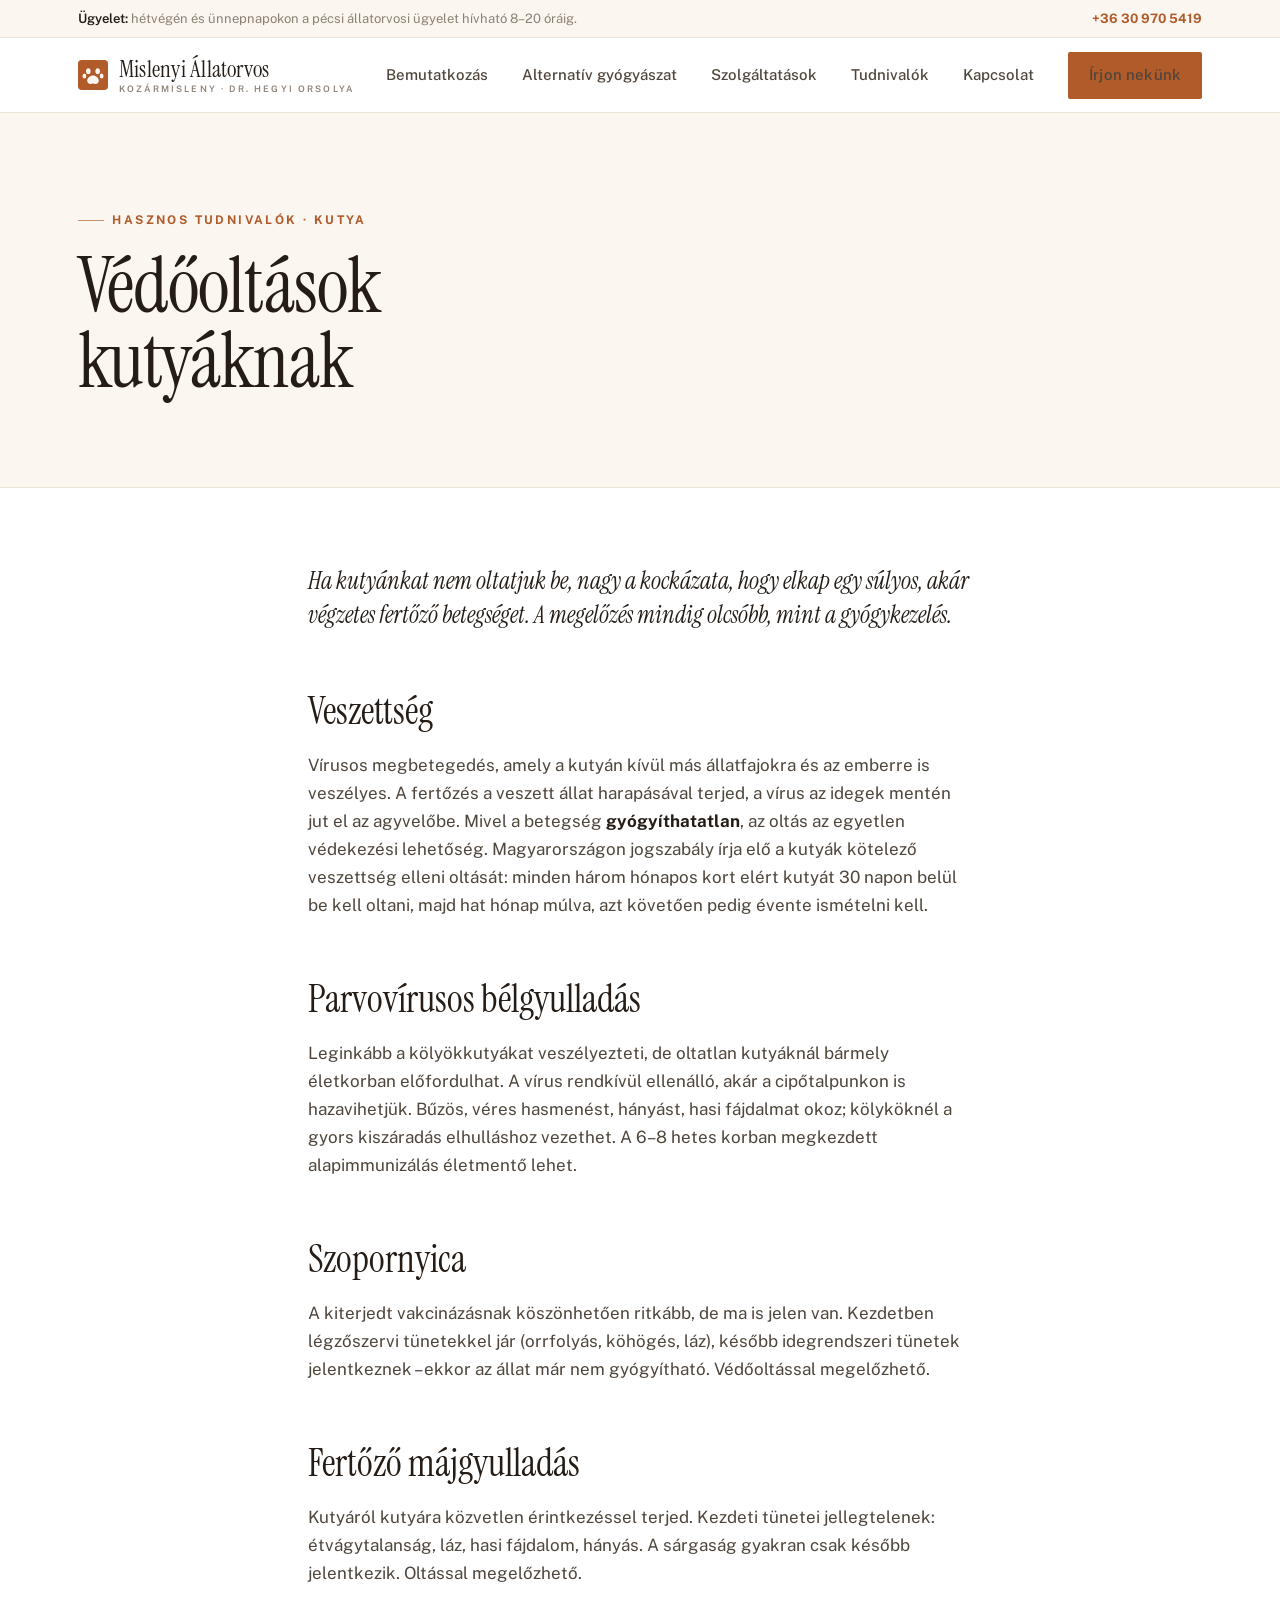
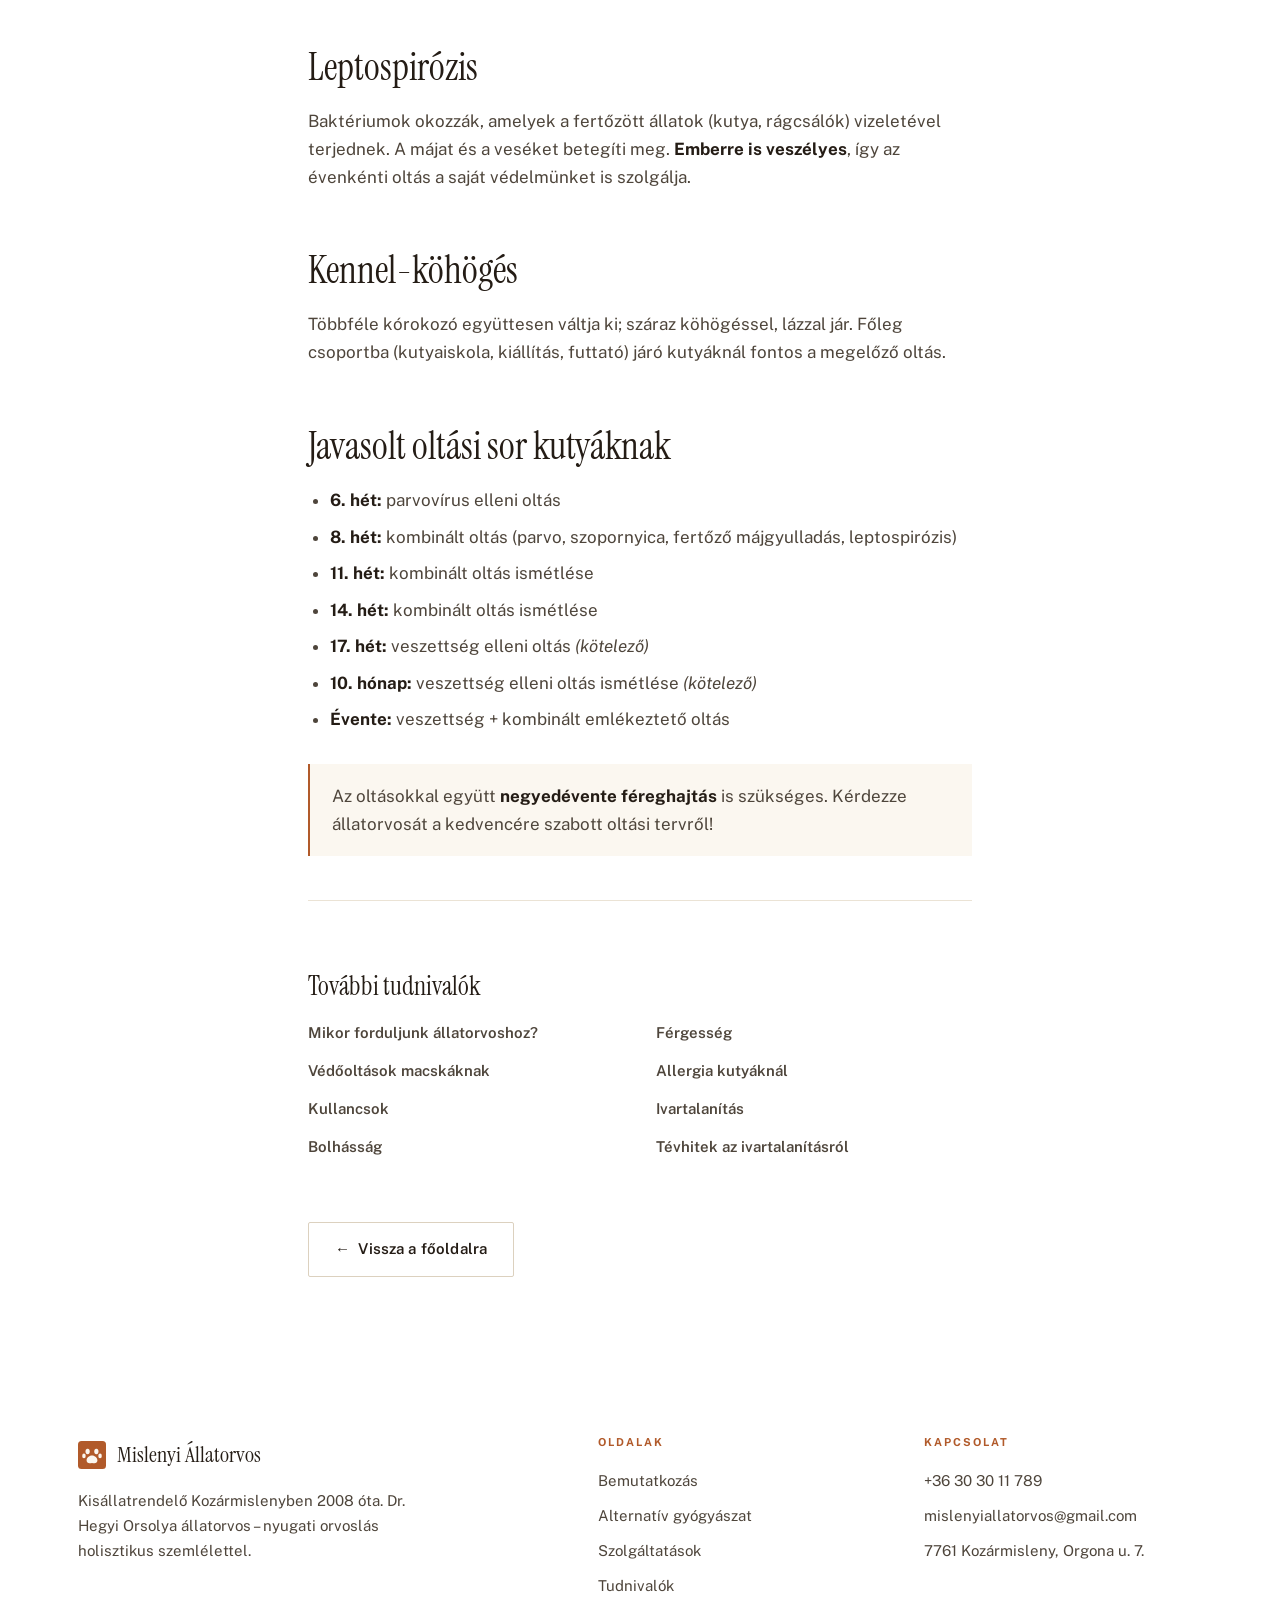
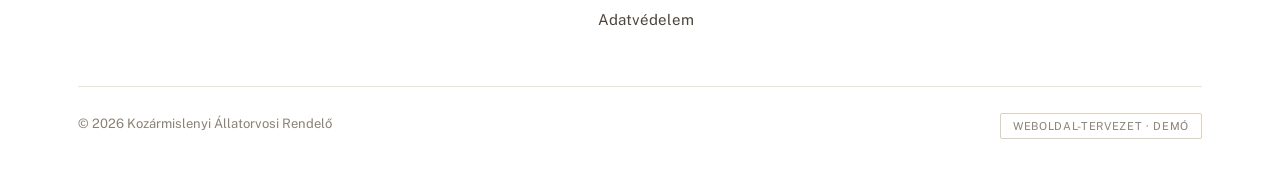
<file: cikkek/vedooltasok-kutyaknak.html>
<!DOCTYPE html>
<html lang="hu">
<head>
  <meta charset="utf-8">
  <meta name="viewport" content="width=device-width, initial-scale=1">
  <title>Védőoltások kutyáknak – Kozármislenyi Állatorvosi Rendelő</title>
  <link rel="preconnect" href="https://fonts.googleapis.com">
  <link rel="preconnect" href="https://fonts.gstatic.com" crossorigin>
  <link href="https://fonts.googleapis.com/css2?family=Instrument+Serif:ital@0;1&family=Public+Sans:ital,wght@0,400;0,500;0,600;0,700;1,400&display=swap" rel="stylesheet">
  <link rel="stylesheet" href="../css/style.css">
  <link rel="icon" href="data:image/svg+xml,%3Csvg xmlns='http://www.w3.org/2000/svg' viewBox='0 0 32 32'%3E%3Crect width='32' height='32' rx='4' fill='%23B15A2A'/%3E%3Cg fill='%23FBF7F0'%3E%3Cellipse cx='11' cy='12' rx='2.4' ry='3.2'/%3E%3Cellipse cx='21' cy='12' rx='2.4' ry='3.2'/%3E%3Cellipse cx='6.8' cy='17' rx='2' ry='2.7'/%3E%3Cellipse cx='25.2' cy='17' rx='2' ry='2.7'/%3E%3Cpath d='M16 16.5c3.4 0 6.2 2.8 6.2 5.6 0 2-1.5 3.4-3.4 3.4-1.1 0-2-.4-2.8-.4s-1.7.4-2.8.4c-1.9 0-3.4-1.4-3.4-3.4 0-2.8 2.8-5.6 6.2-5.6z'/%3E%3C/g%3E%3C/svg%3E">
</head>
<body>

  <div class="duty">
    <div class="wrap">
      <span><b>Ügyelet:</b> hétvégén és ünnepnapokon a pécsi állatorvosi ügyelet hívható 8–20 óráig.</span>
      <a href="tel:+36309705419">+36 30 970 5419</a>
    </div>
  </div>

  <header>
    <div class="wrap nav">
      <a class="brand" href="../index.html" aria-label="Kezdőlap">
        <svg class="mark" viewBox="0 0 32 32" aria-hidden="true"><rect width="32" height="32" rx="4" fill="#B15A2A"/><g fill="#FBF7F0"><ellipse cx="11" cy="12" rx="2.4" ry="3.2"/><ellipse cx="21" cy="12" rx="2.4" ry="3.2"/><ellipse cx="6.8" cy="17" rx="2" ry="2.7"/><ellipse cx="25.2" cy="17" rx="2" ry="2.7"/><path d="M16 16.5c3.4 0 6.2 2.8 6.2 5.6 0 2-1.5 3.4-3.4 3.4-1.1 0-2-.4-2.8-.4s-1.7.4-2.8.4c-1.9 0-3.4-1.4-3.4-3.4 0-2.8 2.8-5.6 6.2-5.6z"/></g></svg>
        <span class="bt">Mislenyi Állatorvos<small>Kozármisleny · Dr. Hegyi Orsolya</small></span>
      </a>
      <nav class="nav-links" id="nav-links" aria-label="Fő navigáció">
        <a href="../index.html#bemutatkozas">Bemutatkozás</a>
        <a href="../index.html#alternativ">Alternatív gyógyászat</a>
        <a href="../index.html#szolgaltatasok">Szolgáltatások</a>
        <a href="../index.html#tudnivalok">Tudnivalók</a>
        <a href="../index.html#kapcsolat">Kapcsolat</a>
        <a class="btn btn-fire nav-cta" href="../index.html#kapcsolat">Írjon nekünk</a>
      </nav>
      <button class="burger" id="burger" aria-label="Menü" aria-expanded="false" aria-controls="nav-links"><span></span><span></span><span></span></button>
    </div>
  </header>

  <main>
    <div class="article-hero">
      <div class="wrap">
        <span class="eyebrow">Hasznos tudnivalók · Kutya</span>
        <h1>Védőoltások kutyáknak</h1>
      </div>
    </div>

    <article class="article-body">
      <p class="lead">Ha kutyánkat nem oltatjuk be, nagy a kockázata, hogy elkap egy súlyos, akár végzetes fertőző betegséget. A megelőzés mindig olcsóbb, mint a gyógykezelés.</p>
      <h2>Veszettség</h2>
<p>Vírusos megbetegedés, amely a kutyán kívül más állatfajokra és az emberre is veszélyes. A fertőzés a veszett állat harapásával terjed, a vírus az idegek mentén jut el az agyvelőbe. Mivel a betegség <strong>gyógyíthatatlan</strong>, az oltás az egyetlen védekezési lehetőség. Magyarországon jogszabály írja elő a kutyák kötelező veszettség elleni oltását: minden három hónapos kort elért kutyát 30 napon belül be kell oltani, majd hat hónap múlva, azt követően pedig évente ismételni kell.</p>
<h2>Parvovírusos bélgyulladás</h2>
<p>Leginkább a kölyökkutyákat veszélyezteti, de oltatlan kutyáknál bármely életkorban előfordulhat. A vírus rendkívül ellenálló, akár a cipőtalpunkon is hazavihetjük. Bűzös, véres hasmenést, hányást, hasi fájdalmat okoz; kölyköknél a gyors kiszáradás elhulláshoz vezethet. A 6–8 hetes korban megkezdett alapimmunizálás életmentő lehet.</p>
<h2>Szopornyica</h2>
<p>A kiterjedt vakcinázásnak köszönhetően ritkább, de ma is jelen van. Kezdetben légzőszervi tünetekkel jár (orrfolyás, köhögés, láz), később idegrendszeri tünetek jelentkeznek – ekkor az állat már nem gyógyítható. Védőoltással megelőzhető.</p>
<h2>Fertőző májgyulladás</h2>
<p>Kutyáról kutyára közvetlen érintkezéssel terjed. Kezdeti tünetei jellegtelenek: étvágytalanság, láz, hasi fájdalom, hányás. A sárgaság gyakran csak később jelentkezik. Oltással megelőzhető.</p>
<h2>Leptospirózis</h2>
<p>Baktériumok okozzák, amelyek a fertőzött állatok (kutya, rágcsálók) vizeletével terjednek. A májat és a veséket betegíti meg. <strong>Emberre is veszélyes</strong>, így az évenkénti oltás a saját védelmünket is szolgálja.</p>
<h2>Kennel-köhögés</h2>
<p>Többféle kórokozó együttesen váltja ki; száraz köhögéssel, lázzal jár. Főleg csoportba (kutyaiskola, kiállítás, futtató) járó kutyáknál fontos a megelőző oltás.</p>
<h2>Javasolt oltási sor kutyáknak</h2>
<ul>
<li><strong>6. hét:</strong> parvovírus elleni oltás</li>
<li><strong>8. hét:</strong> kombinált oltás (parvo, szopornyica, fertőző májgyulladás, leptospirózis)</li>
<li><strong>11. hét:</strong> kombinált oltás ismétlése</li>
<li><strong>14. hét:</strong> kombinált oltás ismétlése</li>
<li><strong>17. hét:</strong> veszettség elleni oltás <em>(kötelező)</em></li>
<li><strong>10. hónap:</strong> veszettség elleni oltás ismétlése <em>(kötelező)</em></li>
<li><strong>Évente:</strong> veszettség + kombinált emlékeztető oltás</li>
</ul>
<div class="callout"><p>Az oltásokkal együtt <strong>negyedévente féreghajtás</strong> is szükséges. Kérdezze állatorvosát a kedvencére szabott oltási tervről!</p></div>

      <div class="related">
        <h2>További tudnivalók</h2>
        <ul>
          <li><a href="mikor-forduljunk-allatorvoshoz.html">Mikor forduljunk állatorvoshoz?</a></li>
          <li><a href="vedooltasok-macskaknak.html">Védőoltások macskáknak</a></li>
          <li><a href="kullancsok.html">Kullancsok</a></li>
          <li><a href="bolhassag.html">Bolhásság</a></li>
          <li><a href="fergesseg.html">Férgesség</a></li>
          <li><a href="allergia.html">Allergia kutyáknál</a></li>
          <li><a href="ivartalanitas.html">Ivartalanítás</a></li>
          <li><a href="tevhitek-az-ivartalanitasrol.html">Tévhitek az ivartalanításról</a></li>
        </ul>
      </div>
    </article>

    <div class="article-nav">
      <a class="btn btn-line" href="../index.html#tudnivalok"><span class="arr">←</span> Vissza a főoldalra</a>
    </div>
  </main>

  <footer>
    <div class="wrap">
      <div class="foot-grid">
        <div class="foot-col">
          <div class="foot-brand"><svg class="mark" viewBox="0 0 32 32" aria-hidden="true"><rect width="32" height="32" rx="4" fill="#B15A2A"/><g fill="#FBF7F0"><ellipse cx="11" cy="12" rx="2.4" ry="3.2"/><ellipse cx="21" cy="12" rx="2.4" ry="3.2"/><ellipse cx="6.8" cy="17" rx="2" ry="2.7"/><ellipse cx="25.2" cy="17" rx="2" ry="2.7"/><path d="M16 16.5c3.4 0 6.2 2.8 6.2 5.6 0 2-1.5 3.4-3.4 3.4-1.1 0-2-.4-2.8-.4s-1.7.4-2.8.4c-1.9 0-3.4-1.4-3.4-3.4 0-2.8 2.8-5.6 6.2-5.6z"/></g></svg><span class="bt">Mislenyi Állatorvos</span></div>
          <p>Kisállatrendelő Kozármislenyben 2008 óta. Dr. Hegyi Orsolya állatorvos – nyugati orvoslás holisztikus szemlélettel.</p>
        </div>
        <div class="foot-col">
          <h4>Oldalak</h4>
          <a href="../index.html#bemutatkozas">Bemutatkozás</a>
          <a href="../index.html#alternativ">Alternatív gyógyászat</a>
          <a href="../index.html#szolgaltatasok">Szolgáltatások</a>
          <a href="../index.html#tudnivalok">Tudnivalók</a>
          <a href="../adatvedelem.html">Adatvédelem</a>
        </div>
        <div class="foot-col">
          <h4>Kapcsolat</h4>
          <a href="tel:+36303011789">+36 30 30 11 789</a>
          <a href="mailto:mislenyiallatorvos@gmail.com">mislenyiallatorvos@gmail.com</a>
          <a href="https://www.google.com/maps?q=7761%20Koz%C3%A1rmisleny%2C%20Orgona%20u.%207" target="_blank" rel="noopener">7761 Kozármisleny, Orgona u. 7.</a>
        </div>
      </div>
      <div class="foot-bottom">
        <span>© 2026 Kozármislenyi Állatorvosi Rendelő</span>
        <span class="demo-badge">Weboldal-tervezet · demó</span>
      </div>
    </div>
  </footer>

  <script src="../js/main.js"></script>
</body>
</html>
</file>
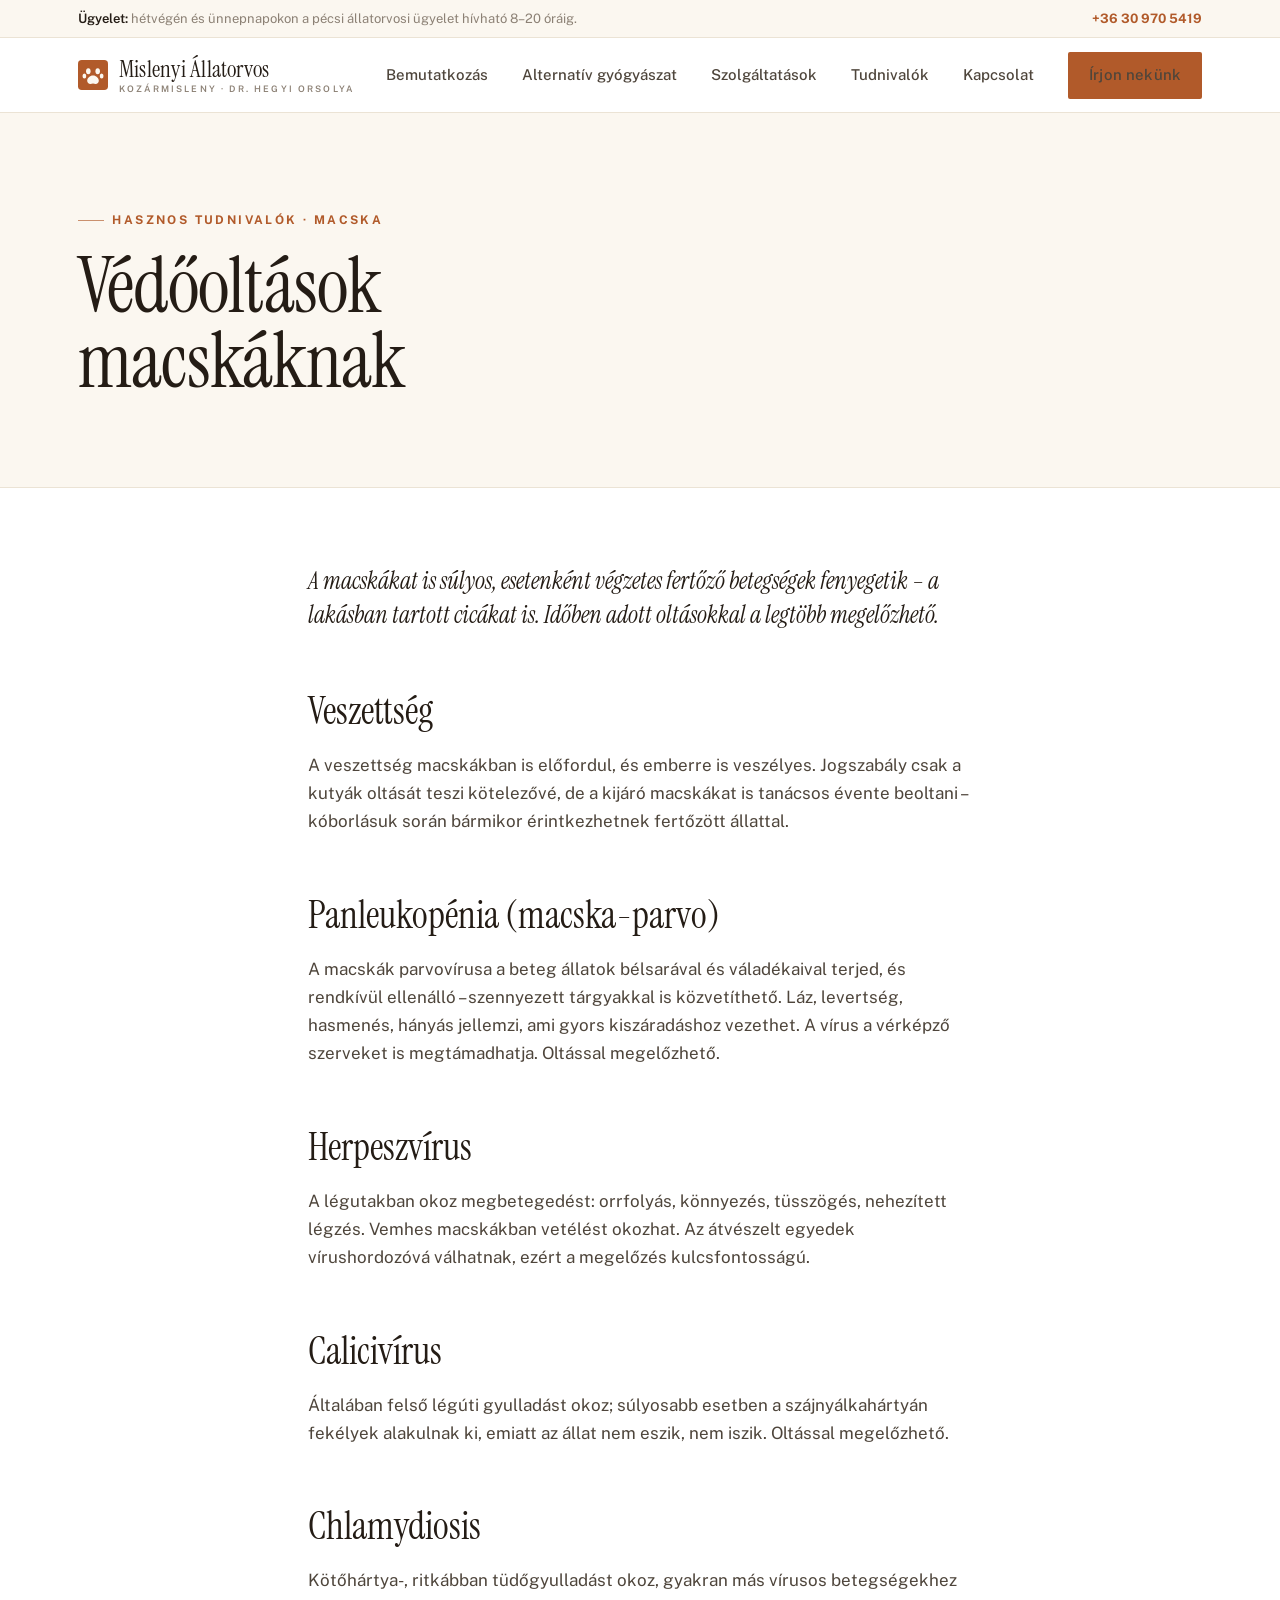
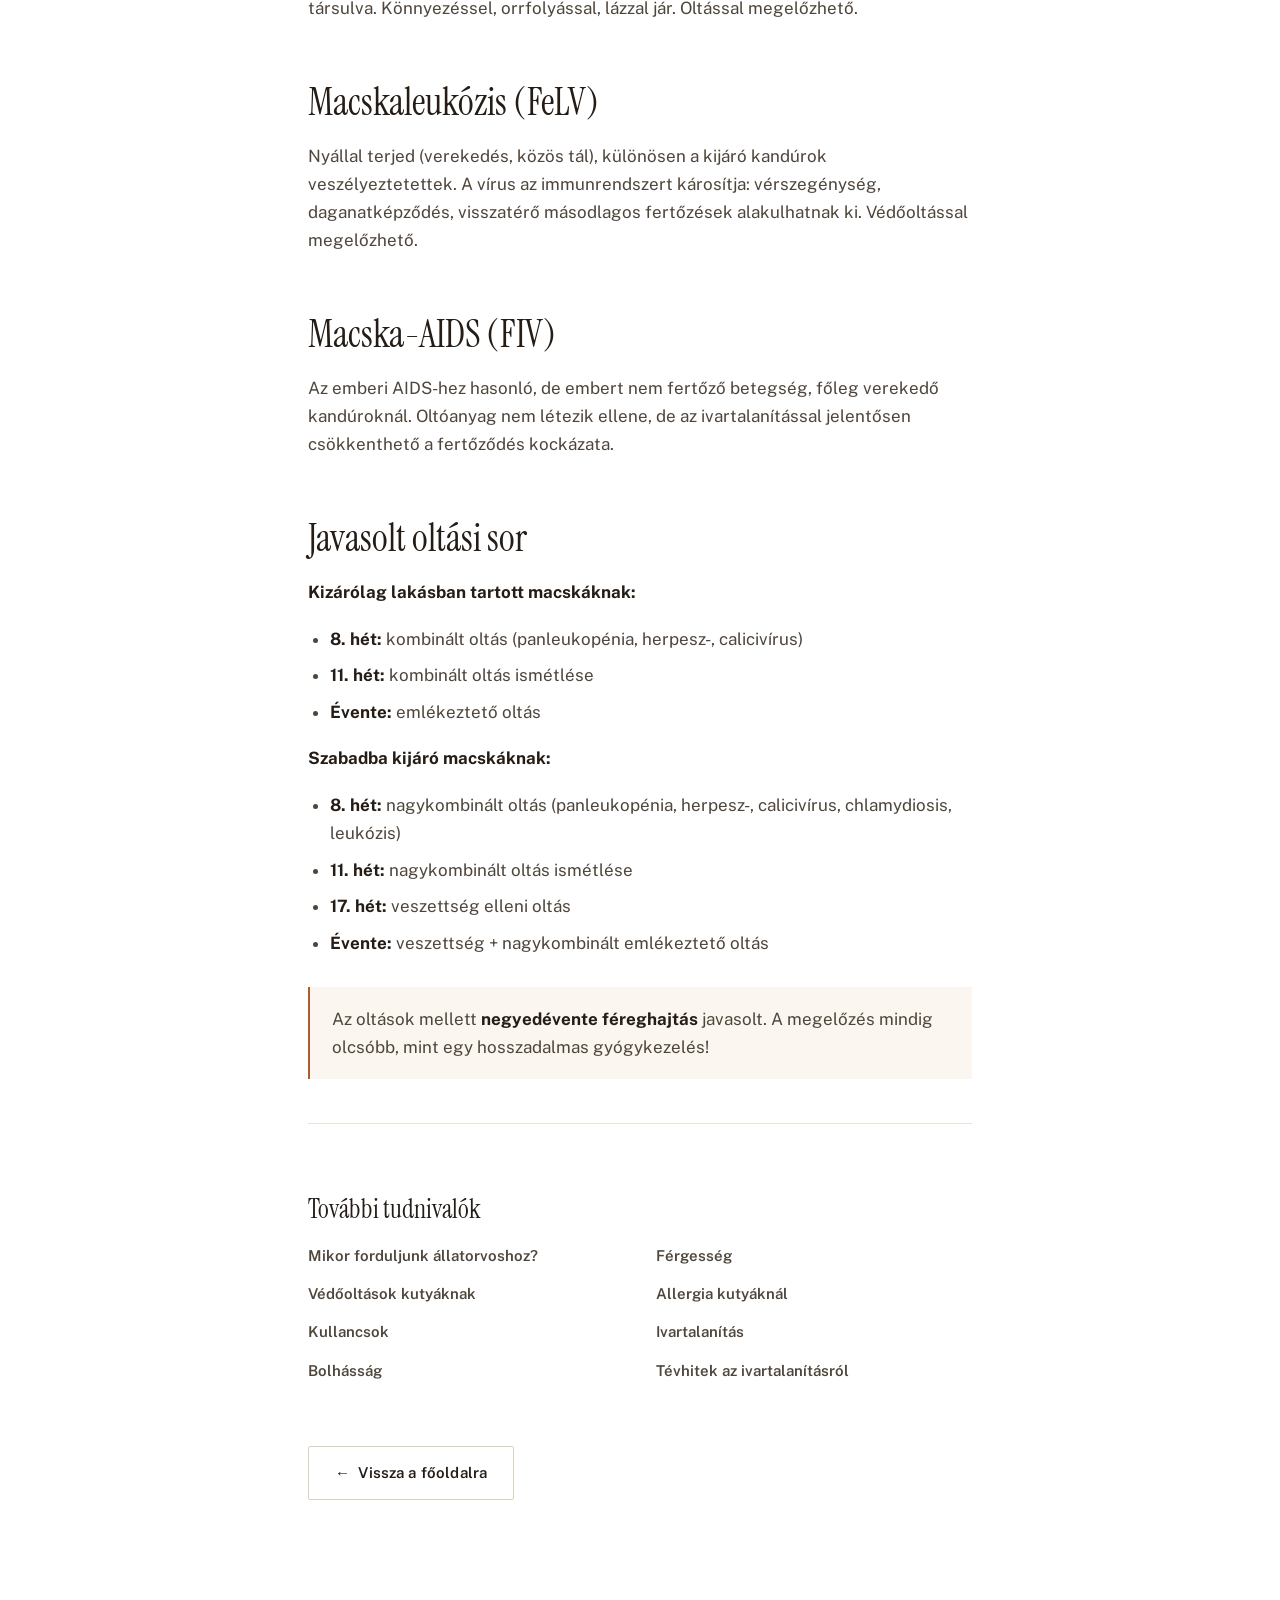
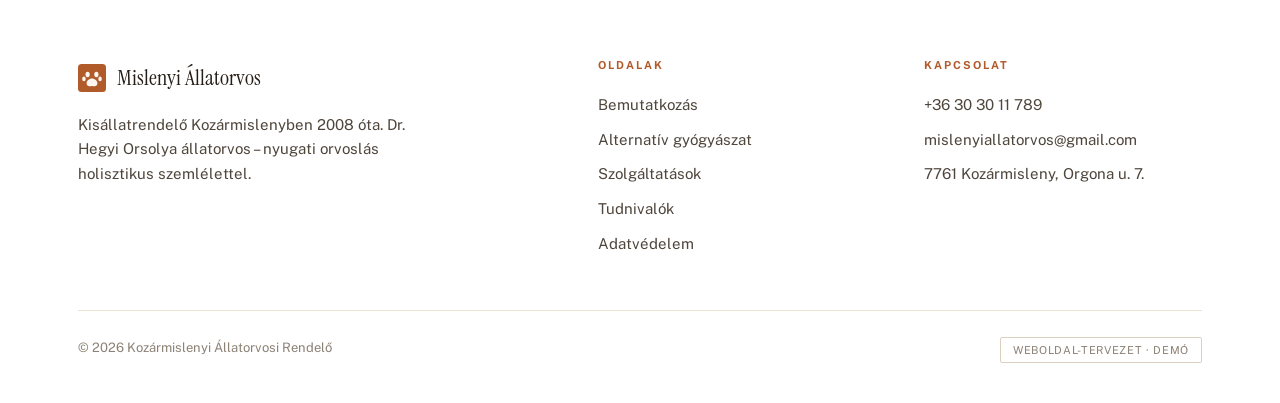
<file: cikkek/vedooltasok-macskaknak.html>
<!DOCTYPE html>
<html lang="hu">
<head>
  <meta charset="utf-8">
  <meta name="viewport" content="width=device-width, initial-scale=1">
  <title>Védőoltások macskáknak – Kozármislenyi Állatorvosi Rendelő</title>
  <link rel="preconnect" href="https://fonts.googleapis.com">
  <link rel="preconnect" href="https://fonts.gstatic.com" crossorigin>
  <link href="https://fonts.googleapis.com/css2?family=Instrument+Serif:ital@0;1&family=Public+Sans:ital,wght@0,400;0,500;0,600;0,700;1,400&display=swap" rel="stylesheet">
  <link rel="stylesheet" href="../css/style.css">
  <link rel="icon" href="data:image/svg+xml,%3Csvg xmlns='http://www.w3.org/2000/svg' viewBox='0 0 32 32'%3E%3Crect width='32' height='32' rx='4' fill='%23B15A2A'/%3E%3Cg fill='%23FBF7F0'%3E%3Cellipse cx='11' cy='12' rx='2.4' ry='3.2'/%3E%3Cellipse cx='21' cy='12' rx='2.4' ry='3.2'/%3E%3Cellipse cx='6.8' cy='17' rx='2' ry='2.7'/%3E%3Cellipse cx='25.2' cy='17' rx='2' ry='2.7'/%3E%3Cpath d='M16 16.5c3.4 0 6.2 2.8 6.2 5.6 0 2-1.5 3.4-3.4 3.4-1.1 0-2-.4-2.8-.4s-1.7.4-2.8.4c-1.9 0-3.4-1.4-3.4-3.4 0-2.8 2.8-5.6 6.2-5.6z'/%3E%3C/g%3E%3C/svg%3E">
</head>
<body>

  <div class="duty">
    <div class="wrap">
      <span><b>Ügyelet:</b> hétvégén és ünnepnapokon a pécsi állatorvosi ügyelet hívható 8–20 óráig.</span>
      <a href="tel:+36309705419">+36 30 970 5419</a>
    </div>
  </div>

  <header>
    <div class="wrap nav">
      <a class="brand" href="../index.html" aria-label="Kezdőlap">
        <svg class="mark" viewBox="0 0 32 32" aria-hidden="true"><rect width="32" height="32" rx="4" fill="#B15A2A"/><g fill="#FBF7F0"><ellipse cx="11" cy="12" rx="2.4" ry="3.2"/><ellipse cx="21" cy="12" rx="2.4" ry="3.2"/><ellipse cx="6.8" cy="17" rx="2" ry="2.7"/><ellipse cx="25.2" cy="17" rx="2" ry="2.7"/><path d="M16 16.5c3.4 0 6.2 2.8 6.2 5.6 0 2-1.5 3.4-3.4 3.4-1.1 0-2-.4-2.8-.4s-1.7.4-2.8.4c-1.9 0-3.4-1.4-3.4-3.4 0-2.8 2.8-5.6 6.2-5.6z"/></g></svg>
        <span class="bt">Mislenyi Állatorvos<small>Kozármisleny · Dr. Hegyi Orsolya</small></span>
      </a>
      <nav class="nav-links" id="nav-links" aria-label="Fő navigáció">
        <a href="../index.html#bemutatkozas">Bemutatkozás</a>
        <a href="../index.html#alternativ">Alternatív gyógyászat</a>
        <a href="../index.html#szolgaltatasok">Szolgáltatások</a>
        <a href="../index.html#tudnivalok">Tudnivalók</a>
        <a href="../index.html#kapcsolat">Kapcsolat</a>
        <a class="btn btn-fire nav-cta" href="../index.html#kapcsolat">Írjon nekünk</a>
      </nav>
      <button class="burger" id="burger" aria-label="Menü" aria-expanded="false" aria-controls="nav-links"><span></span><span></span><span></span></button>
    </div>
  </header>

  <main>
    <div class="article-hero">
      <div class="wrap">
        <span class="eyebrow">Hasznos tudnivalók · Macska</span>
        <h1>Védőoltások macskáknak</h1>
      </div>
    </div>

    <article class="article-body">
      <p class="lead">A macskákat is súlyos, esetenként végzetes fertőző betegségek fenyegetik – a lakásban tartott cicákat is. Időben adott oltásokkal a legtöbb megelőzhető.</p>
      <h2>Veszettség</h2>
<p>A veszettség macskákban is előfordul, és emberre is veszélyes. Jogszabály csak a kutyák oltását teszi kötelezővé, de a kijáró macskákat is tanácsos évente beoltani – kóborlásuk során bármikor érintkezhetnek fertőzött állattal.</p>
<h2>Panleukopénia (macska-parvo)</h2>
<p>A macskák parvovírusa a beteg állatok bélsarával és váladékaival terjed, és rendkívül ellenálló – szennyezett tárgyakkal is közvetíthető. Láz, levertség, hasmenés, hányás jellemzi, ami gyors kiszáradáshoz vezethet. A vírus a vérképző szerveket is megtámadhatja. Oltással megelőzhető.</p>
<h2>Herpeszvírus</h2>
<p>A légutakban okoz megbetegedést: orrfolyás, könnyezés, tüsszögés, nehezített légzés. Vemhes macskákban vetélést okozhat. Az átvészelt egyedek vírushordozóvá válhatnak, ezért a megelőzés kulcsfontosságú.</p>
<h2>Calicivírus</h2>
<p>Általában felső légúti gyulladást okoz; súlyosabb esetben a szájnyálkahártyán fekélyek alakulnak ki, emiatt az állat nem eszik, nem iszik. Oltással megelőzhető.</p>
<h2>Chlamydiosis</h2>
<p>Kötőhártya-, ritkábban tüdőgyulladást okoz, gyakran más vírusos betegségekhez társulva. Könnyezéssel, orrfolyással, lázzal jár. Oltással megelőzhető.</p>
<h2>Macskaleukózis (FeLV)</h2>
<p>Nyállal terjed (verekedés, közös tál), különösen a kijáró kandúrok veszélyeztetettek. A vírus az immunrendszert károsítja: vérszegénység, daganatképződés, visszatérő másodlagos fertőzések alakulhatnak ki. Védőoltással megelőzhető.</p>
<h2>Macska-AIDS (FIV)</h2>
<p>Az emberi AIDS-hez hasonló, de embert nem fertőző betegség, főleg verekedő kandúroknál. Oltóanyag nem létezik ellene, de az ivartalanítással jelentősen csökkenthető a fertőződés kockázata.</p>
<h2>Javasolt oltási sor</h2>
<p><strong>Kizárólag lakásban tartott macskáknak:</strong></p>
<ul>
<li><strong>8. hét:</strong> kombinált oltás (panleukopénia, herpesz-, calicivírus)</li>
<li><strong>11. hét:</strong> kombinált oltás ismétlése</li>
<li><strong>Évente:</strong> emlékeztető oltás</li>
</ul>
<p><strong>Szabadba kijáró macskáknak:</strong></p>
<ul>
<li><strong>8. hét:</strong> nagykombinált oltás (panleukopénia, herpesz-, calicivírus, chlamydiosis, leukózis)</li>
<li><strong>11. hét:</strong> nagykombinált oltás ismétlése</li>
<li><strong>17. hét:</strong> veszettség elleni oltás</li>
<li><strong>Évente:</strong> veszettség + nagykombinált emlékeztető oltás</li>
</ul>
<div class="callout"><p>Az oltások mellett <strong>negyedévente féreghajtás</strong> javasolt. A megelőzés mindig olcsóbb, mint egy hosszadalmas gyógykezelés!</p></div>

      <div class="related">
        <h2>További tudnivalók</h2>
        <ul>
          <li><a href="mikor-forduljunk-allatorvoshoz.html">Mikor forduljunk állatorvoshoz?</a></li>
          <li><a href="vedooltasok-kutyaknak.html">Védőoltások kutyáknak</a></li>
          <li><a href="kullancsok.html">Kullancsok</a></li>
          <li><a href="bolhassag.html">Bolhásság</a></li>
          <li><a href="fergesseg.html">Férgesség</a></li>
          <li><a href="allergia.html">Allergia kutyáknál</a></li>
          <li><a href="ivartalanitas.html">Ivartalanítás</a></li>
          <li><a href="tevhitek-az-ivartalanitasrol.html">Tévhitek az ivartalanításról</a></li>
        </ul>
      </div>
    </article>

    <div class="article-nav">
      <a class="btn btn-line" href="../index.html#tudnivalok"><span class="arr">←</span> Vissza a főoldalra</a>
    </div>
  </main>

  <footer>
    <div class="wrap">
      <div class="foot-grid">
        <div class="foot-col">
          <div class="foot-brand"><svg class="mark" viewBox="0 0 32 32" aria-hidden="true"><rect width="32" height="32" rx="4" fill="#B15A2A"/><g fill="#FBF7F0"><ellipse cx="11" cy="12" rx="2.4" ry="3.2"/><ellipse cx="21" cy="12" rx="2.4" ry="3.2"/><ellipse cx="6.8" cy="17" rx="2" ry="2.7"/><ellipse cx="25.2" cy="17" rx="2" ry="2.7"/><path d="M16 16.5c3.4 0 6.2 2.8 6.2 5.6 0 2-1.5 3.4-3.4 3.4-1.1 0-2-.4-2.8-.4s-1.7.4-2.8.4c-1.9 0-3.4-1.4-3.4-3.4 0-2.8 2.8-5.6 6.2-5.6z"/></g></svg><span class="bt">Mislenyi Állatorvos</span></div>
          <p>Kisállatrendelő Kozármislenyben 2008 óta. Dr. Hegyi Orsolya állatorvos – nyugati orvoslás holisztikus szemlélettel.</p>
        </div>
        <div class="foot-col">
          <h4>Oldalak</h4>
          <a href="../index.html#bemutatkozas">Bemutatkozás</a>
          <a href="../index.html#alternativ">Alternatív gyógyászat</a>
          <a href="../index.html#szolgaltatasok">Szolgáltatások</a>
          <a href="../index.html#tudnivalok">Tudnivalók</a>
          <a href="../adatvedelem.html">Adatvédelem</a>
        </div>
        <div class="foot-col">
          <h4>Kapcsolat</h4>
          <a href="tel:+36303011789">+36 30 30 11 789</a>
          <a href="mailto:mislenyiallatorvos@gmail.com">mislenyiallatorvos@gmail.com</a>
          <a href="https://www.google.com/maps?q=7761%20Koz%C3%A1rmisleny%2C%20Orgona%20u.%207" target="_blank" rel="noopener">7761 Kozármisleny, Orgona u. 7.</a>
        </div>
      </div>
      <div class="foot-bottom">
        <span>© 2026 Kozármislenyi Állatorvosi Rendelő</span>
        <span class="demo-badge">Weboldal-tervezet · demó</span>
      </div>
    </div>
  </footer>

  <script src="../js/main.js"></script>
</body>
</html>
</file>
<file: css/style.css>
/* ==========================================================================
   Kozármislenyi Állatorvosi Rendelő — kifinomult editorial rendszer
   Tipó: Instrument Serif (display) + Public Sans (szöveg)
   Egyetlen akcent: meleg terrakotta, meleg papír-árnyalatok
   ========================================================================== */

:root {
  --paper: #FFFFFF;
  --paper-2: #FAF5EC;
  --paper-warm: #FBF7F0;
  --ink: #241C15;
  --ink-2: #4E453B;
  --muted: #8C8175;
  --terra: #B15A2A;
  --terra-2: #98491E;
  --ember: #CE7A38;
  --line: #EBE3D5;
  --line-2: #DCD1BF;
  --maxw: 1180px;
  --ease: cubic-bezier(.2, .7, .2, 1);
}

* { box-sizing: border-box; }
html { scroll-behavior: smooth; }
body {
  margin: 0;
  background: var(--paper);
  color: var(--ink-2);
  font-family: "Public Sans", system-ui, sans-serif;
  font-size: 17px;
  line-height: 1.65;
  -webkit-font-smoothing: antialiased;
  overflow-x: hidden;
}
.wrap { max-width: var(--maxw); margin: 0 auto; padding: 0 28px; position: relative; }
a { color: inherit; text-decoration: none; }
img { max-width: 100%; display: block; }
h1, h2, h3, h4 {
  font-family: "Instrument Serif", Georgia, serif;
  margin: 0; font-weight: 400; line-height: 1.04; letter-spacing: 0; color: var(--ink);
}
em, .i { font-style: italic; }

/* ---- shared ---- */
.eyebrow {
  display: inline-flex; align-items: center; gap: .7em;
  font-family: "Public Sans"; font-size: 12px; font-weight: 700; letter-spacing: .2em;
  text-transform: uppercase; color: var(--terra);
}
.eyebrow::before { content: ""; width: 26px; height: 1.5px; background: var(--terra); opacity: .65; }
.eyebrow.center { justify-content: center; }

.btn {
  display: inline-flex; align-items: center; gap: .55em; cursor: pointer;
  font-family: "Public Sans"; font-weight: 600; font-size: 15px; letter-spacing: .01em;
  padding: 14px 26px; border-radius: 2px; border: 1px solid transparent;
  transition: transform .2s var(--ease), background .2s, color .2s, border-color .2s, box-shadow .3s;
}
.btn .arr { transition: transform .25s var(--ease); }
.btn:hover .arr { transform: translateX(4px); }
.btn-fire { color: #FCF7F0; background: var(--terra); }
.btn-fire:hover { background: var(--terra-2); transform: translateY(-2px); box-shadow: 0 12px 28px -12px rgba(157, 74, 37, .6); }
.btn-line { color: var(--ink); border-color: var(--line-2); background: transparent; }
.btn-line:hover { border-color: var(--terra); color: var(--terra); }
:focus-visible { outline: 2px solid var(--terra); outline-offset: 3px; border-radius: 3px; }

.sec { padding: clamp(76px, 9vw, 128px) 0; }
.sec-head { max-width: 680px; margin-bottom: clamp(40px, 5vw, 64px); }
.sec-head.center { margin-left: auto; margin-right: auto; text-align: center; }
.sec-head h2 { font-size: clamp(38px, 5.6vw, 66px); margin-top: 18px; letter-spacing: -.01em; }
.sec-head h2 em { color: var(--terra); }
.sec-head p { color: var(--ink-2); font-size: 18px; margin: 20px 0 0; }
.sec-head.center p { margin-left: auto; margin-right: auto; max-width: 56ch; }

/* ---- duty strip ---- */
.duty {
  background: var(--paper-warm); border-bottom: 1px solid var(--line);
  font-size: 13px; color: var(--muted);
}
.duty .wrap { display: flex; flex-wrap: wrap; gap: 4px 20px; justify-content: space-between; padding-top: 8px; padding-bottom: 8px; }
.duty b { color: var(--ink); font-weight: 600; }
.duty a { color: var(--terra); font-weight: 700; }
.duty a:hover { text-decoration: underline; }

/* ---- header ---- */
header {
  position: sticky; top: 0; z-index: 60; background: rgba(255, 255, 255, .86);
  backdrop-filter: blur(12px); border-bottom: 1px solid var(--line);
}
.nav { display: flex; align-items: center; justify-content: space-between; height: 74px; }
.brand { display: flex; align-items: center; gap: 11px; }
.brand .mark { width: 30px; height: 30px; flex: 0 0 auto; }
.brand .bt { font-family: "Instrument Serif"; font-size: 23px; line-height: 1; color: var(--ink); letter-spacing: .01em; }
.brand .bt small {
  display: block; font-family: "Public Sans"; font-weight: 600; font-size: 9px;
  letter-spacing: .24em; text-transform: uppercase; color: var(--muted); margin-top: 3px;
}
.nav-links { display: flex; align-items: center; gap: 34px; }
.nav-links a { font-size: 15px; color: var(--ink-2); font-weight: 500; transition: color .2s; }
.nav-links a:hover { color: var(--terra); }
.nav-cta { padding: 10px 20px; font-size: 14px; }
.burger { display: none; background: none; border: 0; cursor: pointer; padding: 8px; color: var(--ink); }
.burger span { display: block; width: 24px; height: 2px; background: currentColor; margin: 5px 0; transition: .25s var(--ease); }

/* ---- hero ---- */
.hero { border-bottom: 1px solid var(--line); }
.hero-grid { display: grid; grid-template-columns: 1.02fr .98fr; min-height: min(86vh, 820px); }
.hero-copy {
  display: flex; flex-direction: column; justify-content: center;
  padding: clamp(48px, 7vw, 96px) clamp(28px, 5vw, 72px) clamp(48px, 7vw, 96px) 0;
}
.hero-copy .inner { max-width: 560px; margin-left: auto; width: 100%; }
.hero h1 { font-size: clamp(62px, 9vw, 132px); line-height: .9; letter-spacing: -.02em; margin: 22px 0 0; }
.hero h1 .k { display: block; color: var(--ink); }
.hero h1 .a { display: block; color: var(--terra); font-style: italic; }
.hero .rule { width: 70px; height: 2px; background: var(--terra); margin: 30px 0 24px; }
.hero .tagline {
  font-family: "Instrument Serif"; font-style: italic; font-size: clamp(22px, 2.6vw, 31px);
  line-height: 1.2; color: var(--ink); margin: 0;
}
.hero .lead { font-size: 17.5px; color: var(--ink-2); margin: 22px 0 34px; max-width: 46ch; }
.hero-cta { display: flex; gap: 14px; flex-wrap: wrap; }
.hero-photo { position: relative; overflow: hidden; border-left: 1px solid var(--line); background: var(--paper-2); }
.hero-photo img { width: 100%; height: 100%; object-fit: cover; object-position: 50% 62%; }
.hero-photo .badge {
  position: absolute; left: 22px; bottom: 22px; background: rgba(255, 255, 255, .92);
  border: 1px solid var(--line); border-radius: 3px; padding: 9px 14px; font-size: 12px; font-weight: 600;
  letter-spacing: .02em; color: var(--ink); backdrop-filter: blur(4px); display: flex; align-items: center; gap: 8px;
}
.hero-photo .badge .dot { width: 6px; height: 6px; border-radius: 50%; background: var(--terra); }

/* ---- philosophy + stats ---- */
.philo { background: var(--paper-warm); border-bottom: 1px solid var(--line); }
.philo-grid { display: grid; grid-template-columns: .9fr 1.1fr; gap: clamp(40px, 6vw, 80px); align-items: start; }
.philo h2 { font-size: clamp(32px, 4.6vw, 56px); line-height: 1.02; letter-spacing: -.01em; }
.philo h2 em { color: var(--terra); }
.philo .body p { color: var(--ink-2); margin: 0 0 18px; }
.philo .body p:last-child { margin-bottom: 0; }
.philo .body .accent {
  padding-left: 20px; border-left: 2px solid var(--terra); font-family: "Instrument Serif";
  font-style: italic; font-size: 22px; line-height: 1.35; color: var(--ink);
}
.stats { margin-top: clamp(48px, 6vw, 72px); display: grid; grid-template-columns: repeat(5, 1fr); border-top: 1px solid var(--line-2); }
.stat { padding: 26px 20px 4px; border-right: 1px solid var(--line); }
.stat:last-child { border-right: 0; }
.stat b { display: block; font-family: "Instrument Serif"; font-size: clamp(28px, 3.2vw, 40px); color: var(--ink); line-height: 1; }
.stat span { display: block; font-size: 13px; color: var(--muted); margin-top: 8px; }

/* ---- care areas (image cards) ---- */
.cards { display: grid; grid-template-columns: repeat(3, 1fr); gap: 26px; }
.card {
  display: flex; flex-direction: column; border: 1px solid var(--line); border-radius: 4px;
  overflow: hidden; background: var(--paper); transition: transform .28s var(--ease), border-color .28s, box-shadow .35s;
}
.card:hover { transform: translateY(-5px); border-color: var(--line-2); box-shadow: 0 26px 50px -30px rgba(33, 28, 24, .35); }
.card-img { position: relative; aspect-ratio: 3/2; overflow: hidden; background: var(--paper-2); }
.card-img img { width: 100%; height: 100%; object-fit: cover; transition: transform .6s var(--ease); }
.card:hover .card-img img { transform: scale(1.04); }
.card .num {
  position: absolute; top: 12px; left: 15px; z-index: 2; font-family: "Instrument Serif";
  font-size: 30px; line-height: 1; color: #FCF7F0; text-shadow: 0 2px 12px rgba(0, 0, 0, .5);
}
.card .status {
  position: absolute; top: 14px; right: 14px; z-index: 2; font-size: 10.5px; font-weight: 700;
  letter-spacing: .1em; text-transform: uppercase; padding: 5px 10px; border-radius: 999px;
  background: rgba(255, 255, 255, .92); color: var(--terra); backdrop-filter: blur(4px);
}
.card-body { padding: 24px 24px 26px; display: flex; flex-direction: column; flex: 1; }
.card-body h3 { font-size: 29px; line-height: 1; letter-spacing: -.01em; }
.card-body .sub { font-size: 13px; font-weight: 600; letter-spacing: .03em; color: var(--terra); margin: 8px 0 0; text-transform: uppercase; }
.card-body .desc { color: var(--ink-2); font-size: 14.5px; margin: 14px 0 16px; }
.card ul { list-style: none; margin: 0 0 20px; padding: 0; display: flex; flex-direction: column; gap: 9px; flex: 1; }
.card li { position: relative; padding-left: 20px; font-size: 13.5px; color: var(--ink-2); }
.card li::before { content: ""; position: absolute; left: 0; top: 8px; width: 7px; height: 7px; border-radius: 50%; background: var(--terra); }
.card-foot { display: flex; align-items: center; justify-content: space-between; gap: 14px; padding-top: 18px; border-top: 1px solid var(--line); }
.card-foot .tag { font-size: 12px; font-weight: 600; letter-spacing: .04em; color: var(--muted); text-transform: uppercase; }
.card-foot .pick {
  font-size: 13.5px; font-weight: 600; color: var(--terra); display: inline-flex; align-items: center; gap: 6px;
  white-space: nowrap; transition: gap .2s var(--ease);
}
.card:hover .pick { gap: 9px; }

/* ---- services (hairline grid) ---- */
.svc { border-bottom: 1px solid var(--line); }
.svc-grid {
  display: grid; grid-template-columns: repeat(4, 1fr); gap: 1px; background: var(--line);
  border: 1px solid var(--line); border-radius: 4px; overflow: hidden;
}
.svc-item { background: var(--paper); padding: 30px 26px; transition: background .25s; }
.svc-item:hover { background: var(--paper-2); }
.svc-item .t { font-size: 12px; font-weight: 700; letter-spacing: .14em; text-transform: uppercase; color: var(--terra); }
.svc-item h4 { font-size: 24px; margin: 12px 0 8px; line-height: 1.05; }
.svc-item p { margin: 0; font-size: 14.5px; color: var(--ink-2); }

/* ---- alternative medicine (team style) ---- */
.alt { background: var(--paper-warm); border-bottom: 1px solid var(--line); }
.alt-grid { display: grid; grid-template-columns: 1.05fr .95fr; gap: clamp(40px, 6vw, 76px); align-items: center; }
.alt-photo { position: relative; border-radius: 4px; overflow: hidden; border: 1px solid var(--line); aspect-ratio: 4/3.6; }
.alt-photo img { width: 100%; height: 100%; object-fit: cover; object-position: 50% 40%; }
.alt-photo .cap {
  position: absolute; left: 16px; bottom: 14px; background: rgba(255, 255, 255, .92);
  border: 1px solid var(--line); border-radius: 3px; padding: 7px 12px; font-size: 11.5px; font-weight: 600; color: var(--ink); backdrop-filter: blur(4px);
}
.alt h2 { font-size: clamp(32px, 4.6vw, 56px); letter-spacing: -.01em; }
.alt h2 em { color: var(--terra); }
.alt .intro { margin: 20px 0 0; color: var(--ink-2); }
.alt .pts { margin: 26px 0 0; display: flex; flex-direction: column; gap: 18px; }
.alt .pt { display: flex; gap: 16px; }
.alt .pt .n { font-family: "Instrument Serif"; font-size: 22px; color: var(--terra); line-height: 1; flex: 0 0 auto; width: 26px; }
.alt .pt h4 { font-size: 18px; margin: 0 0 4px; line-height: 1.1; }
.alt .pt p { margin: 0; font-size: 14.5px; color: var(--ink-2); }

/* ---- quote band ---- */
.quoteband { border-bottom: 1px solid var(--line); text-align: center; }
.quoteband blockquote {
  margin: 0 auto; max-width: 60ch; font-family: "Instrument Serif"; font-style: italic;
  font-size: clamp(24px, 3.4vw, 40px); line-height: 1.3; color: var(--ink);
}
.quoteband .by { margin-top: 24px; font-size: 14px; font-weight: 600; color: var(--terra); letter-spacing: .02em; }

/* ---- knowledge (tudnivalók) ---- */
.kb { background: var(--paper-warm); border-bottom: 1px solid var(--line); }
.kb-grid { display: grid; grid-template-columns: repeat(3, 1fr); gap: 24px; }
.kb-card {
  display: flex; flex-direction: column; background: var(--paper); border: 1px solid var(--line); border-radius: 4px;
  padding: 30px 30px 26px; transition: border-color .25s, transform .25s var(--ease), box-shadow .35s;
}
.kb-card:hover { border-color: var(--line-2); transform: translateY(-4px); box-shadow: 0 22px 44px -30px rgba(33, 28, 24, .35); }
.kb-card .meta { display: flex; justify-content: space-between; align-items: baseline; margin-bottom: 14px; }
.kb-card .meta .n { font-family: "Instrument Serif"; font-size: 24px; color: var(--line-2); line-height: 1; }
.kb-card .meta .t { font-size: 11px; font-weight: 700; letter-spacing: .14em; text-transform: uppercase; color: var(--terra); }
.kb-card h3 { font-size: 27px; margin: 0 0 12px; line-height: 1.05; }
.kb-card p { margin: 0 0 22px; color: var(--ink-2); font-size: 14.5px; flex: 1; }
.kb-card .more { font-size: 13.5px; font-weight: 600; color: var(--terra); display: inline-flex; align-items: center; gap: 6px; transition: gap .2s var(--ease); }
.kb-card:hover .more { gap: 9px; }

/* ---- contact ---- */
.contact { border-bottom: 1px solid var(--line); }
.contact-grid { display: grid; grid-template-columns: .95fr 1.05fr; gap: clamp(36px, 5vw, 72px); align-items: start; }
.contact h3.blk { font-size: 30px; margin-bottom: 20px; }
.hours { width: 100%; border-collapse: collapse; font-size: 15px; }
.hours td { padding: 12px 0; border-top: 1px solid var(--line); }
.hours tr:first-child td { border-top: 0; }
.hours td:last-child { text-align: right; font-weight: 600; color: var(--ink); white-space: nowrap; }
.hours .closed { color: var(--muted); font-weight: 500; }
.hours tr.today td { color: var(--terra); }
.hours tr.today td:first-child::after {
  content: "ma"; display: inline-block; margin-left: 10px; padding: 1px 8px 2px; background: var(--terra);
  color: #fff; font-size: 10px; font-weight: 800; letter-spacing: .12em; text-transform: uppercase; vertical-align: 2px; border-radius: 2px;
}
.hours-note { margin: 14px 0 0; font-size: 13.5px; color: var(--muted); }
.cinfo { display: flex; flex-direction: column; }
.cinfo .row { display: grid; grid-template-columns: 110px 1fr; gap: 16px; padding: 14px 0; border-top: 1px solid var(--line); font-size: 15px; }
.cinfo .row:first-of-type { border-top: 0; }
.cinfo .lbl { font-size: 11px; font-weight: 700; letter-spacing: .16em; text-transform: uppercase; color: var(--muted); padding-top: 4px; }
.cinfo a { font-weight: 600; }
.cinfo a:hover { color: var(--terra); }
.duty-note { border-left: 2px solid var(--terra); background: var(--paper-warm); padding: 14px 18px; font-size: 14px; margin-top: 22px; }
.duty-note b { color: var(--ink); }
.map { margin-top: clamp(36px, 5vw, 56px); border: 1px solid var(--line); border-radius: 4px; overflow: hidden; }
.map iframe { display: block; width: 100%; height: 380px; border: 0; }

/* kapcsolati űrlap */
.cform { display: grid; gap: 16px; }
.cform .row2 { display: grid; grid-template-columns: 1fr 1fr; gap: 16px; }
.cform .field { display: flex; flex-direction: column; gap: 6px; }
.cform label { font-size: 11px; font-weight: 700; letter-spacing: .14em; text-transform: uppercase; color: var(--muted); }
.cform input, .cform textarea {
  font-family: inherit; font-size: 15px; color: var(--ink); background: var(--paper);
  border: 1px solid var(--line-2); border-radius: 2px; padding: 12px 14px; transition: border-color .2s;
}
.cform input:focus, .cform textarea:focus { outline: none; border-color: var(--terra); }
.cform textarea { resize: vertical; min-height: 120px; }
.cform button { justify-self: start; margin-top: 2px; }
.cform button[disabled] { opacity: .6; cursor: default; }
.form-note { font-size: 13px; color: var(--muted); margin: 2px 0 0; }
.form-status { display: none; font-size: 14px; padding: 12px 16px; border-radius: 2px; margin: 0; }
.form-status.ok { display: block; background: #EDF4EE; border-left: 2px solid #2E7D46; color: #255c37; }
.form-status.err { display: block; background: #FAEBEA; border-left: 2px solid #B4322B; color: #8a2820; }

/* ---- closing ---- */
.closing { background: var(--ink); color: #EFE7DB; text-align: center; border-bottom: 1px solid var(--line); }
.closing .wrap { padding: clamp(80px, 10vw, 140px) 28px; }
.closing p {
  font-family: "Instrument Serif"; font-style: italic; font-size: clamp(28px, 4.2vw, 50px);
  line-height: 1.28; color: #F6EFE4; max-width: 20ch; margin: 0 auto; letter-spacing: -.01em;
}
.closing p em { color: var(--ember); }
.closing .btn { margin-top: 40px; }
.closing .btn-fire { background: var(--ember); color: #241C15; }
.closing .btn-fire:hover { background: #DA8A48; }

/* ---- footer ---- */
footer { background: var(--paper); padding: clamp(56px, 7vw, 80px) 0 40px; }
.foot-grid { display: grid; grid-template-columns: 1.7fr 1fr 1fr; gap: 48px; margin-bottom: 48px; }
.foot-brand { display: flex; align-items: center; gap: 11px; margin-bottom: 16px; }
.foot-brand .mark { width: 28px; height: 28px; }
.foot-brand .bt { font-family: "Instrument Serif"; font-size: 22px; color: var(--ink); }
.foot-col > p { color: var(--ink-2); font-size: 15px; max-width: 40ch; margin: 0; }
.foot-col h4 { font-family: "Public Sans"; font-size: 11px; letter-spacing: .18em; text-transform: uppercase; color: var(--terra); font-weight: 700; margin: 0 0 16px; }
.foot-col a { display: block; color: var(--ink-2); font-size: 15px; padding: 5px 0; transition: color .2s; }
.foot-col a:hover { color: var(--terra); }
.foot-bottom { display: flex; justify-content: space-between; gap: 16px; flex-wrap: wrap; border-top: 1px solid var(--line); padding-top: 26px; color: var(--muted); font-size: 13px; }
.demo-badge { border: 1px solid var(--line-2); padding: 3px 12px; border-radius: 2px; letter-spacing: .06em; text-transform: uppercase; font-size: 11px; }

/* ---- article pages ---- */
.article-hero { background: var(--paper-warm); border-bottom: 1px solid var(--line); padding: clamp(48px, 7vw, 88px) 0; }
.article-hero .eyebrow { margin-bottom: 18px; }
.article-hero h1 { font-size: clamp(40px, 6vw, 78px); line-height: .98; letter-spacing: -.01em; max-width: 15ch; }
.article-body { max-width: 720px; margin: 0 auto; padding: clamp(48px, 6vw, 76px) 28px 24px; }
.article-body .lead { font-family: "Instrument Serif"; font-style: italic; font-size: 24px; line-height: 1.4; color: var(--ink); margin: 0 0 1em; }
.article-body p { margin: 0 0 1.1em; }
.article-body h2 { font-size: clamp(28px, 3.4vw, 38px); margin: 1.6em 0 .5em; line-height: 1.05; }
.article-body h3 { font-size: 22px; margin: 1.4em 0 .4em; }
.article-body ul, .article-body ol { padding-left: 1.3em; margin: 0 0 1.1em; }
.article-body li { margin-bottom: .5em; }
.article-body strong { color: var(--ink); }
.article-body em { color: var(--ink-2); }
.article-body .callout { background: var(--paper-warm); border-left: 2px solid var(--terra); padding: 18px 22px; margin: 1.8em 0; }
.article-body .callout p { margin: 0; }
.article-nav { max-width: 720px; margin: 0 auto; padding: 12px 28px 80px; }
.article-nav .btn { margin-top: 16px; }
.related { border-top: 1px solid var(--line); margin-top: 44px; padding-top: 30px; }
.related h2 { font-size: 26px; margin-bottom: 18px; }
.related ul { list-style: none; padding: 0; margin: 0; columns: 2; column-gap: 32px; }
.related li { margin-bottom: 10px; break-inside: avoid; }
.related a { font-weight: 600; font-size: 15px; color: var(--ink-2); }
.related a:hover { color: var(--terra); }

/* ---- reveal ---- */
.reveal { opacity: 0; transform: translateY(24px); transition: opacity .7s var(--ease), transform .7s var(--ease); }
.reveal.in { opacity: 1; transform: none; }

/* ---- responsive ---- */
@media (max-width: 960px) {
  .hero-grid { grid-template-columns: 1fr; }
  .hero-copy { padding: 56px 0 24px; }
  .hero-copy .inner { max-width: none; }
  .hero-photo { aspect-ratio: 16/10; border-left: 0; border-top: 1px solid var(--line); }
  .philo-grid { grid-template-columns: 1fr; gap: 36px; }
  .stats { grid-template-columns: repeat(3, 1fr); }
  .stat:nth-child(3) { border-right: 0; }
  .stat:nth-child(n+4) { border-top: 1px solid var(--line); }
  .cards { grid-template-columns: repeat(2, 1fr); }
  .svc-grid { grid-template-columns: repeat(2, 1fr); }
  .alt-grid { grid-template-columns: 1fr; gap: 34px; }
  .alt-photo { order: -1; }
  .kb-grid { grid-template-columns: repeat(2, 1fr); }
  .contact-grid { grid-template-columns: 1fr; gap: 40px; }
  .foot-grid { grid-template-columns: 1fr 1fr; }
  .nav-links {
    position: fixed; inset: 74px 0 auto 0; flex-direction: column; align-items: flex-start; gap: 0;
    background: var(--paper); border-bottom: 1px solid var(--line); padding: 8px 28px 20px;
    transform: translateY(-135%); transition: transform .3s var(--ease); z-index: 55; box-shadow: 0 16px 30px -20px rgba(0, 0, 0, .3);
  }
  .nav-links.open { transform: translateY(0); }
  .nav-links a { width: 100%; padding: 15px 0; border-bottom: 1px solid var(--line); font-size: 16px; }
  .nav-links .nav-cta { margin-top: 14px; border-bottom: 0; justify-content: center; }
  .burger { display: block; }
}
@media (max-width: 600px) {
  .wrap { padding: 0 20px; }
  .cards { grid-template-columns: 1fr; }
  .svc-grid { grid-template-columns: 1fr; }
  .stats { grid-template-columns: repeat(2, 1fr); }
  .stat { border-right: 0; border-bottom: 1px solid var(--line); }
  .kb-grid { grid-template-columns: 1fr; }
  .foot-grid { grid-template-columns: 1fr; }
  .related ul { columns: 1; }
  .cinfo .row { grid-template-columns: 1fr; gap: 2px; }
  .cform .row2 { grid-template-columns: 1fr; }
}
@media (prefers-reduced-motion: reduce) {
  * { scroll-behavior: auto !important; }
  .reveal { opacity: 1 !important; transform: none !important; transition: none !important; }
  .card, .btn, .kb-card, .svc-item, .card-img img { transition: none !important; }
}
</file>
